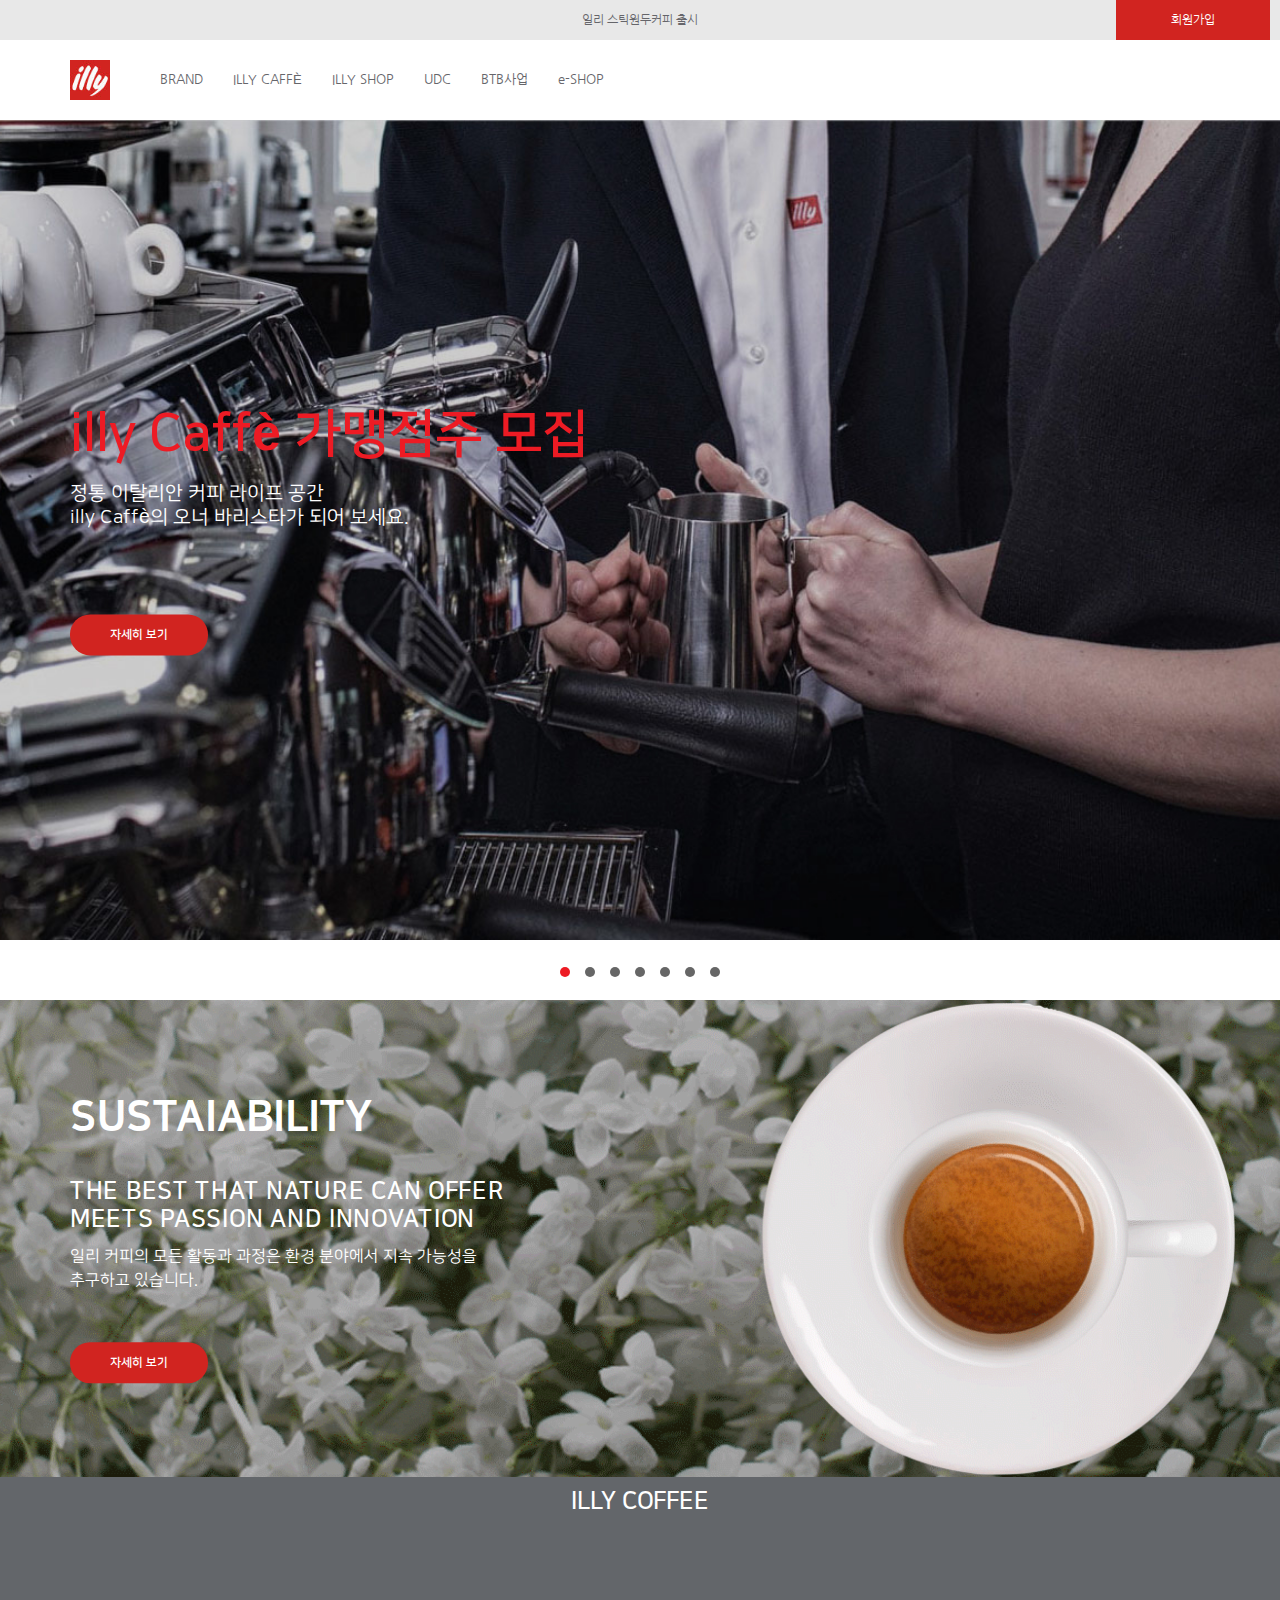
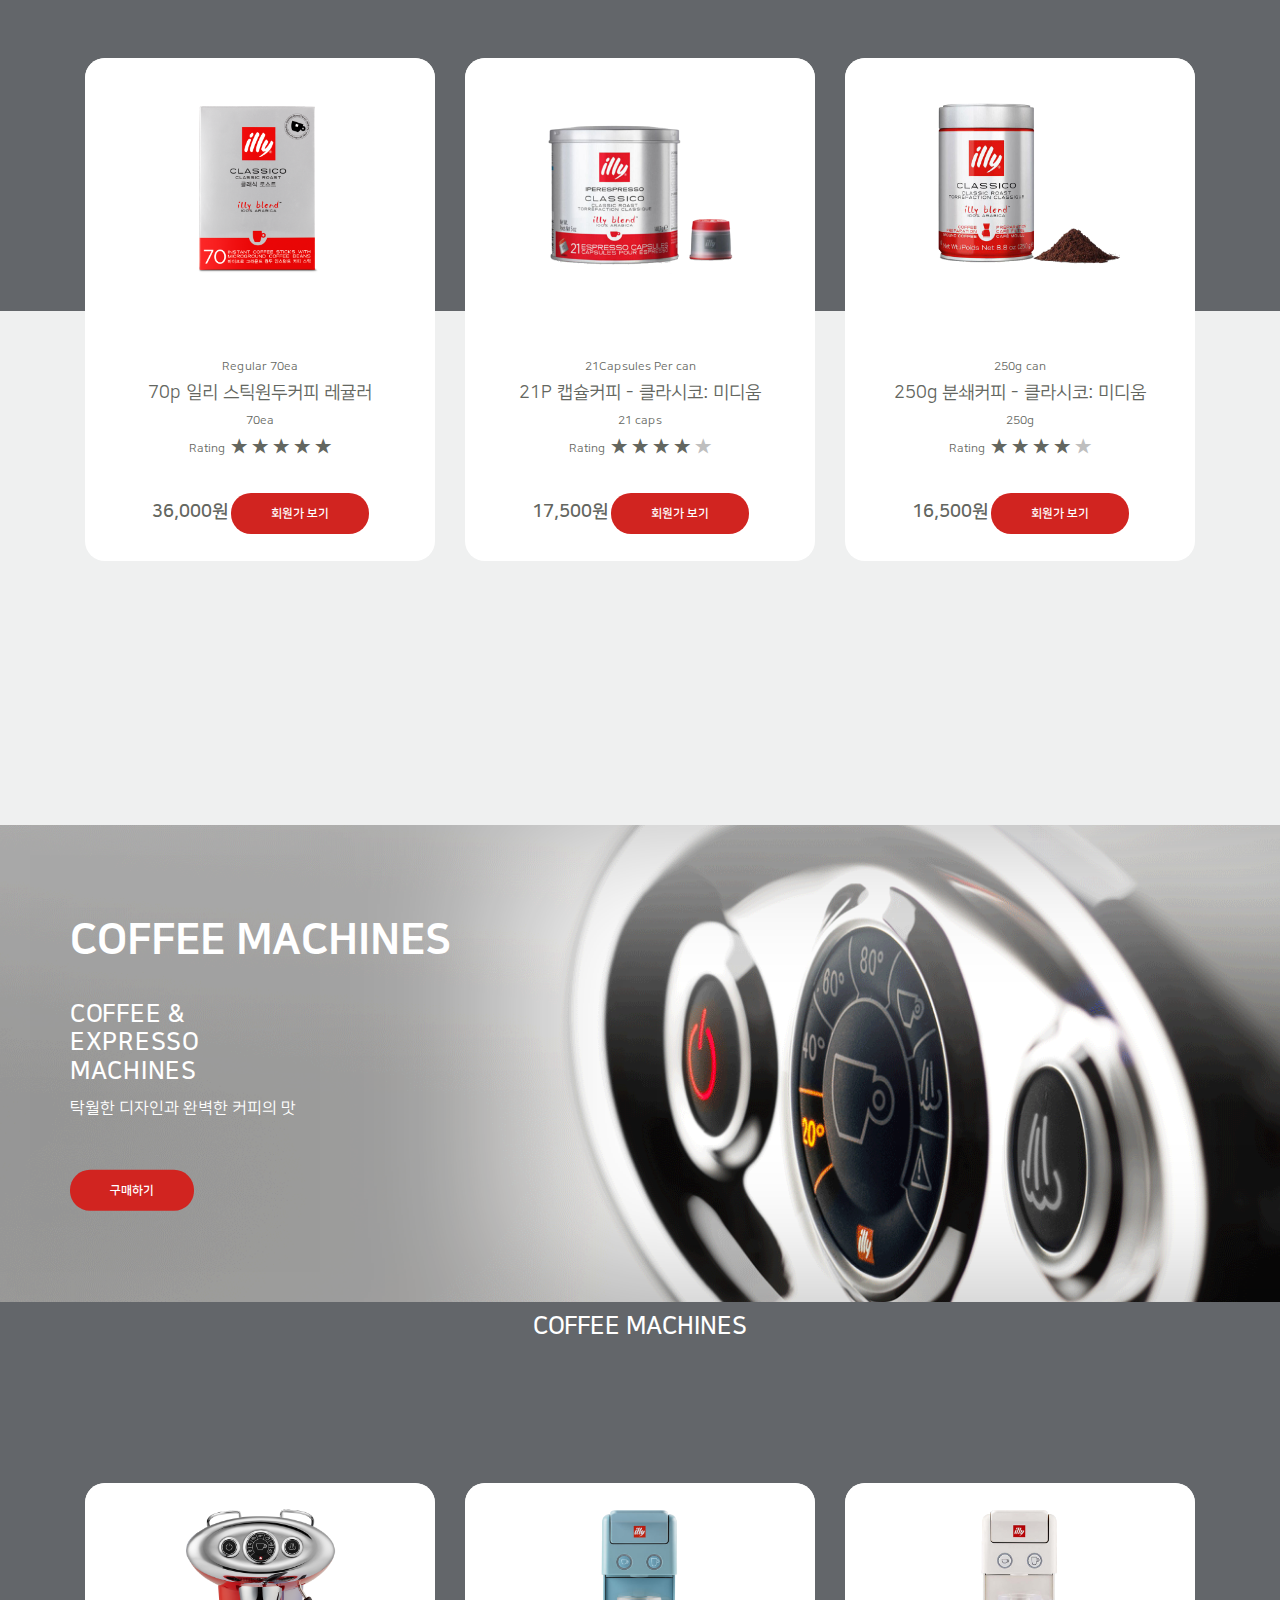
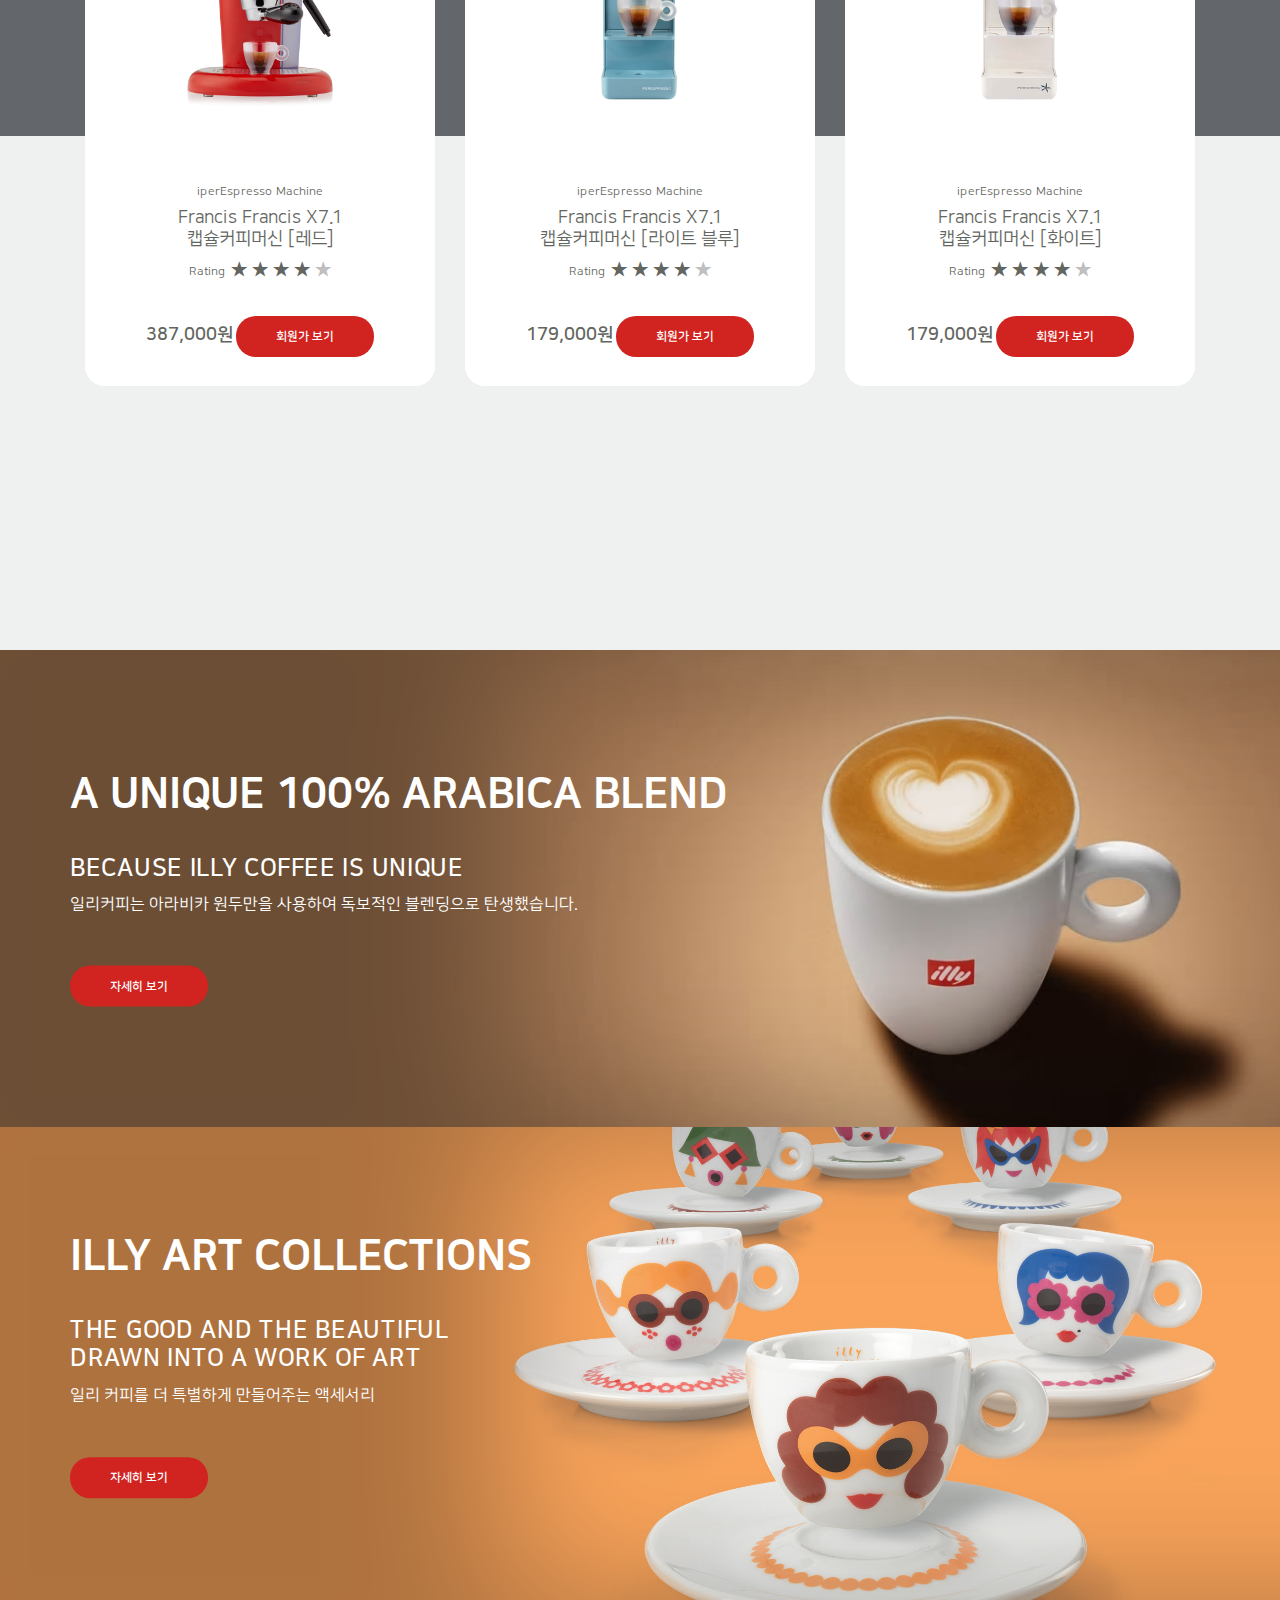
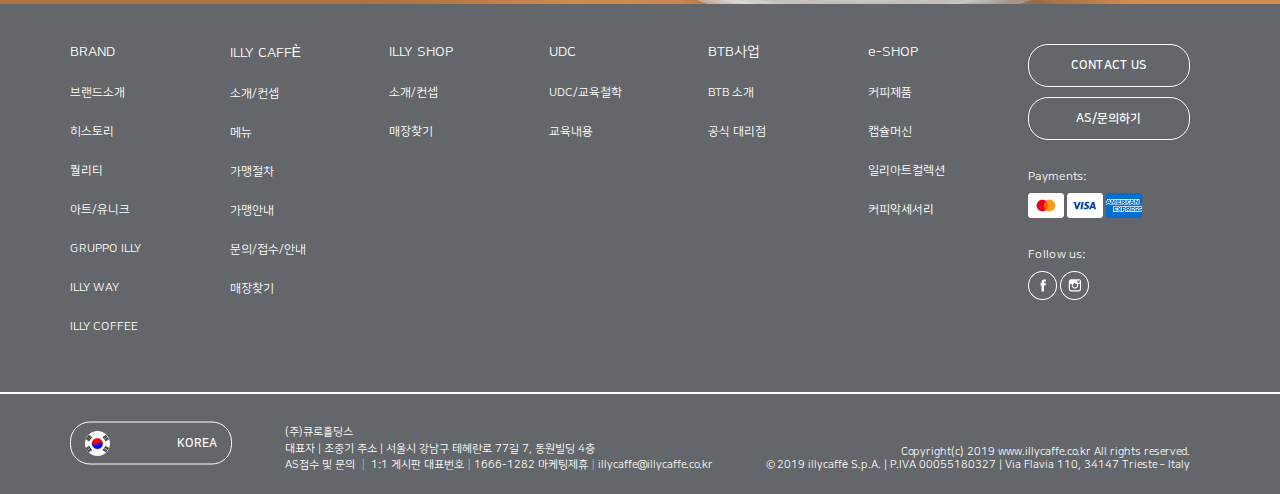
<file: page/illy/index.html>
<!DOCTYPE html>
<html lang="ko">
  <head>
    <meta charset="utf-8" />
    <meta http-equiv="X-UA-Compatible" content="IE=edge" />
    <meta name="viewport" content="width=device-width, initial-scale=1, viewport-fit=cover" />
    <meta name="apple-mobile-web-app-title" content="일리커피 - 일리카페 공식몰" />
    <title>일리커피 - 일리카페 공식몰</title>
    <meta name="description" content="한잔의 완벽한 에스프레소, 일리커피" />
    <link rel="shortcut icon" type="image/x-icon" href="img/logo_illy_main_menu.jpg" />
    <link rel="stylesheet" href="fa/css/all.min.css" />
    <link rel="stylesheet" href="css/web-font.css" />
    <link rel="stylesheet" href="css/style-pc.css" />
    <script src="js/jquery-3.5.1.min.js"></script>
    <script src="js/common.js"></script>
  </head>
  <body class="main">
    <div id="wrapper">
      <a href="#main" id="skip-nav">본문 바로가기</a>
      <header id="header">
        <span class="header-banner">일리 스틱원두커피 출시<a href="page/form.html">회원가입</a></span>
        <nav id="gnb">
          <h1><a href="../../index.html"><img alt="illy" src="img/logo_illy_main_menu.jpg"/></a></h1>
          <ul>
            <li id="brand"><a href="#">BRAND</a>
              <div class="brand">
                <dl>
                    <dt>BRAND</dt>
                    <dd><a href="#">브랜드소개</a></dd>
                    <dd><a href="#">히스토리 </a></dd>
                    <dd><a href="#">퀄리티</a></dd>
                    <dd><a href="#">아트/유니크</a></dd>
                    <dd><a href="#">GRUPPO ILLY</a></dd>
                </dl>
                <dl>
                  <dt>일리커피</dt>
                    <dd>
                      <ul>
                        <li><a href="#">ILLY WAY</a></li>
                        <li><a href="#">ILLY COFFEE</a></li>
                        <li><a href="#">제휴안내</a></li>
                      </ul>
                    </dd>
                </dl>
                <dl>
                  <dt>뉴스/공지</dt>
                  <dd><a href="#">보도자료</a> </dd>
                </dl>
                <ul>
                  <li><a href="#"><img alt="" src="img/brand01.jpg" /><span><em>Since 1933</em>3대가 지켜온 85년 전통</span></a></li>
                  <li><a href="#"><img alt="" src="img/brand02.jpg" /><span><em>illy Coffee</em>글로벌 프리미엄 커피 브랜드 일리</span></a></li>
                </ul>
              </div>
            </li>
            <li id="illyCaffe"><a href="#">ILLY CAFFÈ</a>
              <div class="illyCaffe">
                <dl>
                  <dt>ILLY CAFFÈ</dt>
                  <dd><a href="#">소개/컨셉</a></dd>
                  <dd><a href="#">메뉴</a></dd>
                </dl>
                <dl>
                  <dt>프랜차이즈</dt>
                  <dd><a href="#">가맹절차</a></dd>
                  <dd><a href="#">가맹안내</a></dd>
                  <dd><a href="#">문의/접수/안내</a></dd>
                </dl>  
                <dl>
                  <dt>매장찾기</dt>
                  <dd><a href="#">ILLY CAFFE</a></dd>
                </dl>  
                <ul>
                  <li><a href="#"><img alt="" src="img/caffe01.jpg" /><span><em>illy Caffè</em>아라비카 원두만을 사용한 프리미엄 커피</span></a></li>
                  <li><a href="#"><img alt="" src="img/caffe02.jpg" /><span><em>illy Caffè</em>매장찾기</span></a></li>
                </ul>
              </div>
            </li>
            <li id="illyShop"><a href="#">ILLY SHOP</a>
              <div class="illyShop">
                <dl>
                  <dt>ILLY SHOP</dt>
                  <dd><a href="#">소개/컨셉</a></dd>
                </dl>  
                <dl>
                  <dt>매장찾기</dt>
                  <dd><a href="#">ILLY SHOP</a></dd>
                </dl><ul>
                  <li><a href="#"><img alt="" src="img/shop01.jpg" /><span><em>illy Shop</em>질소 압축 포장방식을 사용한 분쇄 커피</span></a></li>
                  <li><a href="#"><img alt="" src="img/shop02.jpg" /><span><em>illy Shop</em>매장찾기</span></a></li>
                </ul>
              </div>
            </li>
            <li id="udc"><a href="#">UDC</a>
              <div class="udc">
                <dl>
                  <dt>UDC</dt>
                  <dd><a href="#">UDC/교육철학</a></dd>
                  <dd><a href="#">교육내용</a></dd>
                </dl>
                <ul>
                  <li><a href="#"><img alt="" src="img/udc01.jpg" /><span><em>Perfect Espresso</em>완벽한 한 잔의 에스프레소</span></a></li>
                  <li><a href="#"><img alt="" src="img/udc02.jpg" /><span><em>UDC</em>UNIVERSITA DEL CAFFE</span></a></li>
                </ul>
              </div>
            </li>
            <li id="btb"><a href="#">BTB사업</a>
              <div class="btb"> 
                <dl>
                  <dt>BTB 사업</dt>
                  <dd><a href="#">BTB 소개</a></dd>
                  <dd><a href="#">공식 대리점</a></dd>
                </dl>
                <ul>
                  <li><a href="#"><img alt="" src="img/btb01.jpg" /><span><em>HO.RE.CA</em>유명 5성급 대형 호텔부터 커피전문점까지</span></a></li>
                  <li><a href="#"><img alt="" src="img/btb02.jpg" /><span><em>Office Coffee System</em>비즈니스 현장에서도 일리커피</span></a></li>
                  <li><a href="#"><img alt="" src="img/btb03.jpg" /><span><em>공식대리점</em>전국 각지 대리점 운영</span></a></li>
                </ul>
              </div> 
            </li>
            <li id="eShop"><a href="#">e-SHOP</a>
              <div class="eShop">
                <dl>
                  <dt>e-SHOP</dt>
                  <dd><a href="#">커피제품</a></dd>
                  <dd><a href="#">캡슐머신</a></dd>
                  <dd><a href="#">일리아트컬렉션</a></dd>
                  <dd><a href="#">커피악세서리</a></dd>
                </dl>
                <ul>
                  <li><a href="#"><img alt="" src="img/e-shop01.jpg" /><span><em>illy Coffee</em>탁월한 디자인과 완벽한 커피의 맛</span></a></li>
                  <li><a href="#"><img alt="" src="img/e-shop02.jpg" /><span><em>New Y3.2 Machine</em>버튼 터치 한 번으로 에스프레소와 커피를 만나다</span></a></li>
                  <li><a href="#"><img alt="" src="img/e-shop03.jpg" /><span><em>X7.1 Machine</em>건축가 LUCA TRAZZI에 의해 탄생한 X7.1</span></a></li>
                </ul>
              </div>
            </li>
          </ul>
        </nav>
      </header>
      <main id="main">
        <section class="main-banner">
          <div class="box">
            <ul class="slide">
              <li>
                <div>
                  <em>illy Caffè 가맹점주 모집</em>
                  <p>정통 이탈리안 커피 라이프 공간<br />illy Caffè의 오너 바리스타가 되어 보세요.</p>
                  <a href="#" class="btn">자세히 보기</a>
                </div>
              </li>
              <li>
                <div>
                  <em>Be with you in spirit</em>
                  <p>LOVE illy</p>
                  <em>마음을 담은 소중한 선물세트!</em>
                  <a href="#" class="btn">자세히 보기</a>
                </div>
              </li>
              <li>
                <div>
                  <em>ILLY, THE COFFEE</em>
                  <em>Premium@Everywhere</em>
                  <p>일리 스틱원두커피로 언제 어디서나 쉽고 빠르게<br />이탈리아 프리미엄 커피를 즐겨보세요</p>
                  <a href="#" class="btn">자세히 보기</a>
                </div>
              </li>
              <li>
                <div>
                  <em>ONLY ILLY CLUB<br />가입만하면</em>
                  <em>할인에 또 할인 !!</em>
                  <p>끝없는 누적할인 ! 쿠폰자판기</p>
                  <a href="#" class="btn">자세히 보기</a>
                </div>
              </li>
              <li >
                <div>
                  <em>공식 인증 마크를 확인하세요!</em>
                  <em>CERTIFIED PRODUCT BY ILLY CAFFE S.P.A</em>
                  <p>본 마크는 illycaffe S.p.A에서 한국 독점 파트너사인<br />일리코리아 (주)큐로홀딩스에게만 제공한 인증 마크입니다.</p>
                  <a href="#" class="btn">자세히 보기</a>
                </div>
              </li>
              <li>
                <div>
                  <em>THE PERFECT COFFEE</em>
                  <p>완벽한 한 잔의 커피<br />이탈리아 프리미엄 커피 브랜드 일리</p>
                  <a href="#" class="btn">자세히 보기</a>
                </div>
              </li>
              <li>
                <div>
                  <em>NEW Y3.2<br />FITS WELL WITH ALL<br />YOUR PASSIONS</em>
                  <p>버튼 터치 한 번으로 완벽한 에스프레소와 커피를 만나다</p>
                  <a href="#" class="btn">구매하기</a>
                </div>
              </li>
            </ul>
            <ul class="indicator">
              <li><a href="#">1번 슬라이드 보기</a></li>
              <li><a href="#">2번 슬라이드 보기</a></li>
              <li><a href="#">3번 슬라이드 보기</a></li>
              <li><a href="#">4번 슬라이드 보기</a></li>
              <li><a href="#">5번 슬라이드 보기</a></li>
              <li><a href="#">6번 슬라이드 보기</a></li>
              <li><a href="#">7번 슬라이드 보기</a></li>
            </ul>
          </div>
        </section>
        <section class="main-product">
          <div class="main-banner small">
            <span>
              <h2>SUSTAIABILITY</h2>
              <em>THE BEST THAT NATURE CAN OFFER<br />MEETS PASSION AND INNOVATION</em>
              <p>일리 커피의 모든 활동과 과정은 환경 분야에서 지속 가능성을<br />추구하고 있습니다.</p>
              <a href="#" class="btn">자세히 보기</a>
            </span>
          </div>
          <div class="main-banner product">
            <h3>ILLY COFFEE</h3>
            <ul>
              <li>
                <div class="img">
                  <img alt="" src="img/instant-coffee-sticks.png" />
                </div>
                <div class="text">
                  <em>Regular 70ea</em>
                  <p>70p 일리 스틱원두커피 레귤러</p>
                  <em>70ea</em>
                  <p><em>Rating</em> ★ ★ ★ ★ ★</p>
                  <span>36,000원</span>
                  <a href="#" class="btn">회원가 보기</a>
                </div>
              </li>
              <li>
                <div class="img">
                  <img alt="" src="img/iperespresso-capsules-classico-medium-roast-coffee.png" />
                </div>
                <div class="text">
                  <em>21Capsules Per can</em>
                  <p>21P 캡슐커피 - 클라시코: 미디움</p>
                  <em>21 caps</em>
                  <p><em>Rating</em> ★ ★ ★ ★ <span>★</span></p>
                  <span>17,500원</span>
                  <a href="#" class="btn">회원가 보기</a>
                </div>
              </li>
              <li>
                <div class="img">
                  <img alt="" src="img/ground-drip-classico-medium-roast-coffee.png" />
                </div>
                <div class="text">
                  <em>250g can</em>
                  <p>250g 분쇄커피 - 클라시코: 미디움</p>
                  <em>250g</em>
                  <p><em>Rating</em> ★ ★ ★ ★ <span>★</span></p>
                  <span>16,500원</span>
                  <a href="#" class="btn">회원가 보기</a>
                </div>
              </li>
            </ul>
          </div>
        </section>
         <section class="main-product second">
          <div class="main-banner small">
            <span>
              <h2>COFFEE MACHINES</h2>
              <em>COFFEE &<br />EXPRESSO<br />MACHINES</em>
              <p>탁월한 디자인과 완벽한 커피의 맛</p>
              <a href="#" class="btn">구매하기</a>
            </span>
          </div>
          <div class="main-banner product">
            <h3>COFFEE MACHINES</h3>
            <ul>
              <li>
                <div class="img">
                  <img alt="" src="img/800x800-Product-Card-X71-Red.png" />
                </div>
                <div class="text">
                  <em>iperEspresso Machine</em>
                  <p>Francis Francis X7.1<br />캡슐커피머신 [레드]</p>
                  <p><em>Rating</em> ★ ★ ★ ★ <span>★</span></p>
                  <span>387,000원</span>
                  <a href="#" class="btn">회원가 보기</a>
                </div>
              </li>
              <li>
                <div class="img">
                  <img alt="" src="img/800x800-Product-Card-Y32-Amalfi.png" />
                </div>
                <div class="text">
                  <em>iperEspresso Machine</em>
                  <p>Francis Francis X7.1<br />캡슐커피머신 [라이트 블루]</p>
                  <p><em>Rating</em> ★ ★ ★ ★ <span>★</span></p>
                  <span>179,000원</span>
                  <a href="#" class="btn">회원가 보기</a>
                </div>
              </li>
              <li>
                <div class="img">
                  <img alt="" src="img/800x800-Product-Card-Y32-White.png" />
                </div>
                <div class="text">
                  <em>iperEspresso Machine</em>
                  <p>Francis Francis X7.1<br />캡슐커피머신 [화이트]</p>
                  <p><em>Rating</em> ★ ★ ★ ★ <span>★</span></p>
                  <span>179,000원</span>
                  <a href="#" class="btn">회원가 보기</a>
                </div>
              </li>
            </ul>
          </div>
        </section>
        <section class="two-banner">
          <div class="main-banner small">
            <span>
              <h2>A UNIQUE 100% ARABICA BLEND</h2>
              <em>BECAUSE ILLY COFFEE IS UNIQUE</em>
              <p>일리커피는 아라비카 원두만을 사용하여 독보적인 블렌딩으로 탄생했습니다.</p>
              <a href="#" class="btn">자세히 보기</a>
            </span>
          </div>
          <div class="main-banner small">
            <span>
              <h2>ILLY ART COLLECTIONS</h2>
              <em>THE GOOD AND THE BEAUTIFUL<br />DRAWN INTO A WORK OF ART</em>
              <p>일리 커피를 더 특별하게 만들어주는 액세서리</p>
              <a href="#" class="btn">자세히 보기</a>
            </span>
          </div>
        </section>
      </main>
      <footer id="footer">
        <ul class="site-map">
          <li>BRAND
            <ul>
              <li><a href="#">브랜드소개</a></li>
              <li><a href="#">히스토리</a></li>
              <li><a href="#">퀄리티</a></li>
              <li><a href="#">아트/유니크</a></li>
              <li><a href="#">GRUPPO ILLY</a></li>
              <li><a href="#">ILLY WAY</a></li>
              <li><a href="#">ILLY COFFEE</a></li>
            </ul>
          </li>
          <li>ILLY CAFFÈ
            <ul>
              <li><a href="#">소개/컨셉</a></li>
              <li><a href="#">메뉴</a></li>
              <li><a href="#">가맹절차</a></li>
              <li><a href="#">가맹안내</a></li>
              <li><a href="#">문의/접수/안내</a></li>
              <li><a href="#">매장찾기</a></li>
            </ul>
          </li>
          <li>ILLY SHOP
            <ul>
              <li><a href="#">소개/컨셉</a></li>
              <li><a href="#">매장찾기</a></li>
            </ul>
          </li>
          <li>UDC
            <ul>
              <li><a href="#">UDC/교육철학</a></li>
              <li><a href="#">교육내용</a></li>
            </ul>
          </li>
          <li>BTB사업
            <ul>
              <li><a href="#">BTB 소개</a></li>
              <li><a href="#">공식 대리점</a></li>
            </ul>
          </li>
          <li>e-SHOP
            <ul>
              <li><a href="#">커피제품</a></li>
              <li><a href="#">캡슐머신</a></li>
              <li><a href="#">일리아트컬렉션</a></li>
              <li><a href="#">커피악세서리</a></li>
            </ul>
          </li>
          <li>
            <a href="#" class="btn">CONTACT US</a>
            <a href="#" class="btn">AS/문의하기</a>
            <div>
              <em>Payments:</em>
              <img alt="" src="img/payments-master.png">
              <img alt="" src="img/payments-visa.png">
              <img alt="" src="img/payments-americanexpress.png">
            </div>
            <div>
              <em>Follow us:</em>
              <a href="#"><img alt="" src="img/follow-facebook.png"></a>
              <a href="#"><img alt="" src="img/follow-insta.png"></a>
            </div>
          </li>
        </ul>
        <div class="footer-banner">
          <a href="#" class="btn"><img alt="" src="img/ico_ko.png">KOREA</a>
          <address>
            (주)큐로홀딩스<br />대표자 | 조중기    주소 | 서울시 강남구 테헤란로 77길 7, 동원빌딩 4층<br />AS접수 및 문의 │ 1:1 게시판   대표번호│1666-1282 마케팅제휴│illycaffe@illycaffe.co.kr
          </address>
          <p>Copyright(c) 2019 www.illycaffe.co.kr All rights reserved.<br />© 2019 illycaffè S.p.A. | P.IVA 00055180327 | Via Flavia 110, 34147 Trieste – Italy
          </p>
        </div>
      </footer>
    </div>
  </body>
<script>

'use strict';

$(document).on('click', 'a[href="#"]', function (e) {
  e.preventDefault();
});

$('#gnb > ul > li > a').on('mouseenter click', function() {
  $(this).parent().addClass('on').focusin();
});
$('#gnb > ul > li > a').on('mouseleave', function() {
  $(this).parent().removeClass('on');
});

setBannerSlide('section.main-banner', true, 3000);

</script>
</html>
</file>
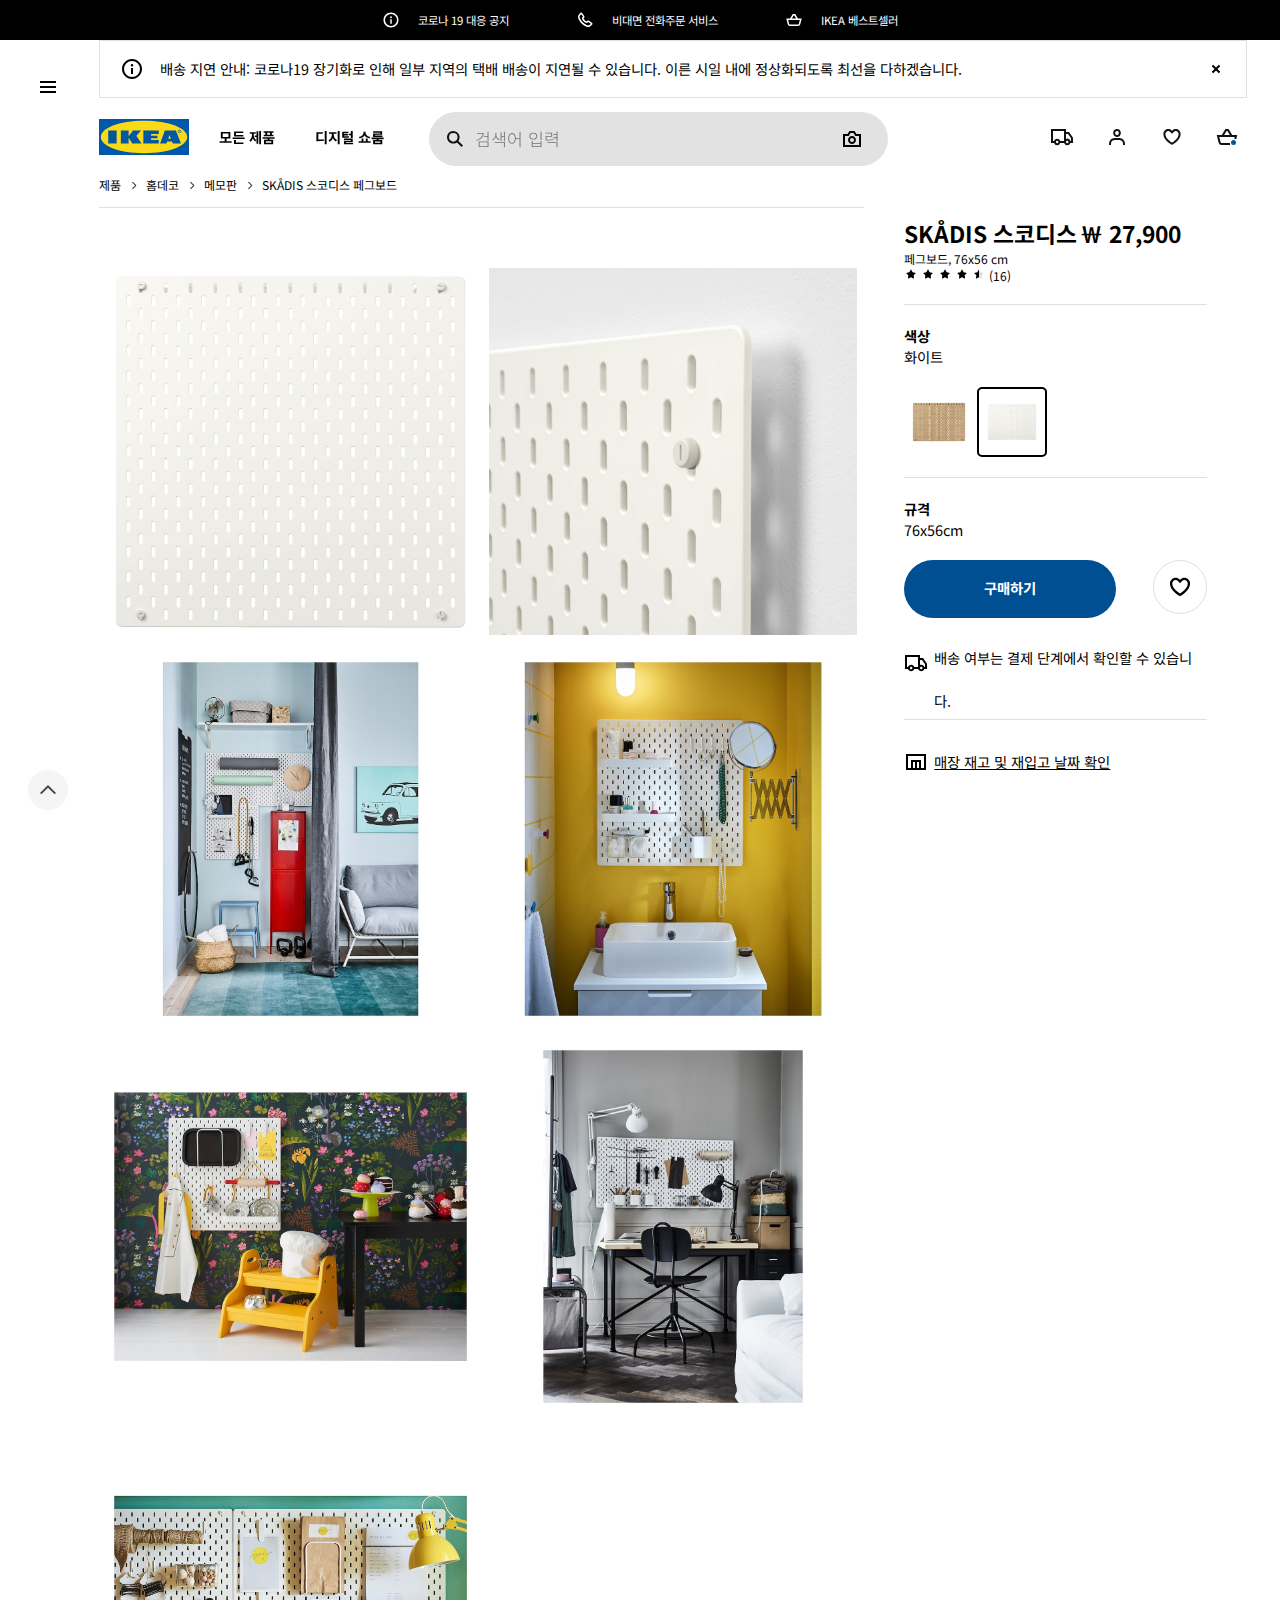
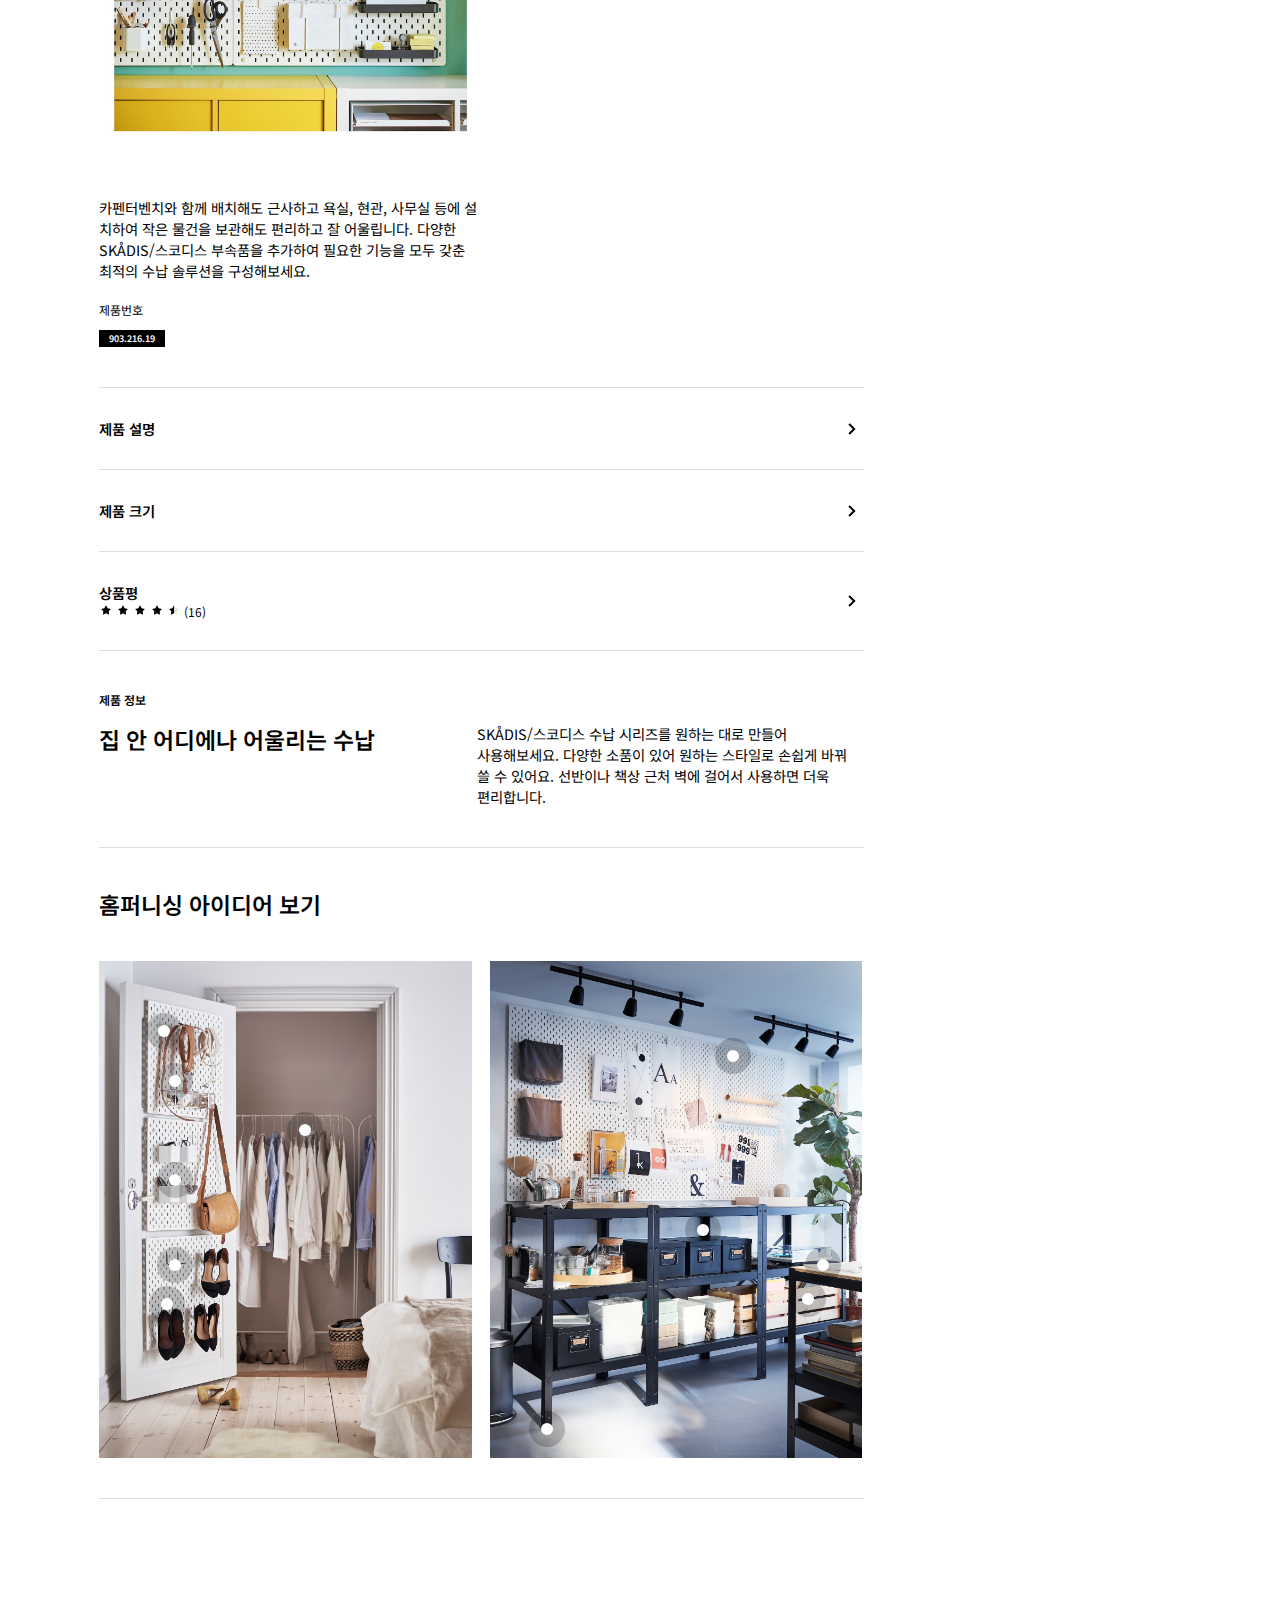
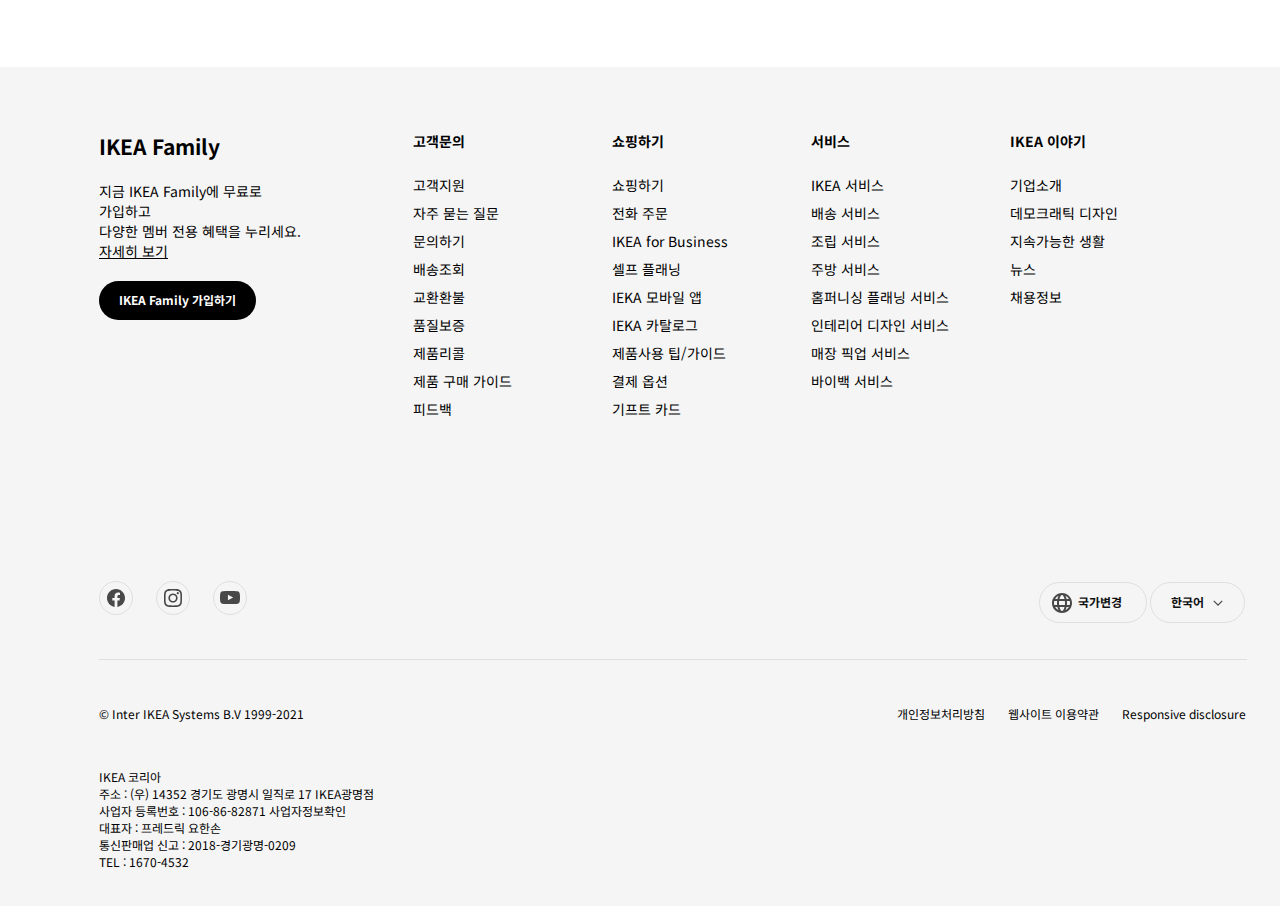
<file: page/ikea/page/skadis-pegboard-white.html>
<!DOCTYPE html>
<html lang="ko">
  <head>
    <meta charset="utf-8" />
    <meta http-equiv="X-UA-Compatible" content="IE=edge" />
    <meta name="viewport" content="width=device-width, initial-scale=1, viewport-fit=cover">
    <meta name="apple-mobile-web-app-title" content="IKEA KOREA" /> 
    <title>SKÅDIS 스코디스 페그보드, 화이트, 76x56 cm - IKEA</title>
    <meta name="description" content="SKÅDIS 스코디스 페그보드, 화이트, 76x56 cm 카펜터벤치와 함께 배치해도 근사하고 욕실, 현관, 사무실 등에 설치하여 작은 물건을 보관해도 편리하고 잘 어울립니다. 다양한 SKÅDIS/스코디스 부속품을 추가하여 필요한 기능을 모두 갖춘 최적의 수납 솔루션을 구성해보세요. 책상에 칸막이로 사용하거나 독립형 ALGOT/알고트 수납콤비네이션 가운데에 설치하면, 페그보드의 양면을 모두 활용할 수 있습니다. SKÅDIS/스코디스 시리즈의 정리용품으로 나만의 수납 솔루션을 만들어보세요." />
    <meta property="og:title" content="SKÅDIS 스코디스 페그보드, 화이트, 76x56 cm - IKEA" />
    <meta property="og:description" content="SKÅDIS 스코디스 페그보드, 화이트, 76x56 cm 카펜터벤치와 함께 배치해도 근사하고 욕실, 현관, 사무실 등에 설치하여 작은 물건을 보관해도 편리하고 잘 어울립니다. 다양한 SKÅDIS/스코디스 부속품을 추가하여 필요한 기능을 모두 갖춘 최적의 수납 솔루션을 구성해보세요. 책상에 칸막이로 사용하거나 독립형 ALGOT/알고트 수납콤비네이션 가운데에 설치하면, 페그보드의 양면을 모두 활용할 수 있습니다. SKÅDIS/스코디스 시리즈의 정리용품으로 나만의 수납 솔루션을 만들어보세요." />
    <meta property="og:type" content="product" />
    <meta property="og:url" content="https://www.ikea.com/kr/ko/p/skadis-pegboard-white-90321619/" />
    <meta property="og:image" content="https://www.ikea.com/kr/ko/images/products/skadis-pegboard-white__0710683_pe727709_s5.jpg" />
    <meta property="og:image:width" content="1749" />
    <meta property="og:image:height" content="886" />
    <link rel="shortcut icon" type="image/x-icon" href="../img/favicon.svg">
    <link rel="stylesheet" href="../fa/css/all.min.css" />
    <link rel="stylesheet" href="../css/style-pc.css" media="screen and (min-width: 1024px)" />
    <link rel="stylesheet" href="../css/style-m.css" media="screen and (max-width: 1023px)" />
    <script src="../js/jquery-3.5.1.min.js" type="text/javascript" charset="utf-8"></script>
    <script src="../js/common.js"></script>
  </head>
  <body class="sub product home memo skadis-pegboard-white">
    <div id="wrapper" >
      <a href="#main" id="skip-nav">본문 바로가기</a>
      <div class="notice-banner" id="notice-banner">
        <a href="#" class="pc">
          <svg focusable="false" class="svg-icon  hnf-svg-icon" width="24" height="24" viewBox="0 0 24 24" fill="none" xmlns="http://www.w3.org/2000/svg">
          <path d="M12 9.5A1.25 1.25 0 1012 7a1.25 1.25 0 000 2.5zM11 11v6h2v-6h-2z"></path>
          <path fill-rule="evenodd" clip-rule="evenodd" d="M12 2C6.477 2 2 6.477 2 12s4.477 10 10 10 10-4.477 10-10S17.523 2 12 2zM4 12a8 8 0 1116 0 8 8 0 01-16 0z"></path>
          </svg>코로나 19 대응 공지
        </a>
        <a href="#" class="pc">
          <svg focusable="false" class="svg-icon  hnf-svg-icon" width="24" height="24" viewBox="0 0 24 24" fill="none" xmlns="http://www.w3.org/2000/svg">
          <path fill-rule="evenodd" clip-rule="evenodd" d="M8.853 15.146c1.788 1.787 4.152 3.064 5.985 3.866 1.227.537 2.68.196 3.72-.843l1.108-1.108-3.367-2.29-.68.68c-.434.435-1.11.697-1.816.494-.785-.225-2.217-.794-3.586-2.163-1.369-1.37-1.938-2.801-2.163-3.586-.203-.705.06-1.381.493-1.815l.68-.681-2.289-3.367L5.83 5.44c-1.039 1.04-1.38 2.493-.843 3.72.802 1.833 2.079 4.197 3.866 5.985zm5.184 5.699C12.105 20 9.482 18.602 7.439 16.56 5.397 14.517 4 11.894 3.154 9.962c-.916-2.097-.265-4.408 1.261-5.935L6.38 2.064l1.534.145 3.434 5.05-.12 1.27-1.22 1.22c.181.58.62 1.614 1.624 2.619 1.005 1.004 2.039 1.443 2.62 1.624l1.219-1.22 1.27-.12 5.05 3.434.145 1.534-1.963 1.964c-1.527 1.526-3.838 2.177-5.935 1.26z"></path>
          </svg>비대면 전화주문 서비스
        </a>
        <a href="#">
          <svg focusable="false" class="svg-icon  hnf-svg-icon" width="24" height="24" viewBox="0 0 24 24" fill="none" xmlns="http://www.w3.org/2000/svg">
          <path fill-rule="evenodd" clip-rule="evenodd" d="M11 4h-.563l-.292.48-3.357 5.517H1.72l.31 1.243 1.621 6.485a3 3 0 002.91 2.272H17.44a3 3 0 002.91-2.272l1.621-6.485.31-1.243h-5.069L13.854 4.48 13.562 4H11zm3.87 5.997L12.438 6h-.876L9.129 9.997h5.741zM5.591 17.24l-1.31-5.243h15.438l-1.31 5.243a1 1 0 01-.97.757H6.562a1 1 0 01-.97-.757z"></path>
          </svg>
          IKEA 베스트셀러
        </a>
      </div>
      <header id="header"> 
        <div id="top-menu" class="pc">
          <a href="#" class="open"><span>OPEN/CLOSE QUICK LINK</span></a>
          <div class="pop-up">
            <a href="#" class="toggle"><span>CLOSE QUICK LINK</span></a> 
            <h1><a href="../../index.html"><img alt="IKEA" src="../img/favicon.svg"/></a></h1>
            <span>모든 제품</span>
            <span>디지털 쇼룸</span>
            <ul class="bold">
              <li><a href="#">할인 중</a></li>
              <li><a href="#">신제품</a></li>
              <li><a href="#">아이디어</a></li>
              <li><a href="#">새로운 소식</a></li>
              <li><a href="#">IKEA Live</a></li>
            </ul>
            <ul class="thin">
              <li><a href="#">매장안내</a></li>
              <li><a href="#">IKEA Family</a></li>
              <li><a href="#">고객지원</a></li>
              <li><a href="#">배송조회</a></li>
              <li><a href="#">내 프로필</a></li>
            </ul>
            <ul class="change">
              <li>
                <a href="#" class="btn gray">
                  <svg focusable="false" class="svg-icon  hnf-svg-icon hnf-btn-change-country__globe" width="24" height="24" viewBox="0 0 24 24" fill="none" xmlns="http://www.w3.org/2000/svg">
                  <path fill-rule="evenodd" clip-rule="evenodd" d="M13.747 18.177C12.948 19.774 12.215 20 12 20c-.215 0-.948-.226-1.747-1.823A10.786 10.786 0 019.47 16h5.06a10.83 10.83 0 01-.783 2.177zM14.889 14H9.11A17.735 17.735 0 019 12c0-.695.04-1.364.111-2h5.777a18.04 18.04 0 01.001 4zm1.695 2c-.266 1.217-.65 2.307-1.121 3.214A8.035 8.035 0 0018.93 16h-2.346zm3.164-2H16.9a19.826 19.826 0 000-4h2.848A8 8 0 0120 12a8 8 0 01-.252 2zm-.818-6a8.035 8.035 0 00-3.467-3.214c.472.907.855 1.997 1.121 3.214h2.346zm-4.4 0a10.79 10.79 0 00-.783-2.177C12.948 4.226 12.215 4 12 4c-.215 0-.948.226-1.747 1.823A10.787 10.787 0 009.47 8h5.06zM7.416 8c.266-1.217.65-2.307 1.121-3.214A8.035 8.035 0 005.07 8h2.346zm-3.164 2A8.015 8.015 0 004 12c0 .69.088 1.36.252 2H7.1a19.829 19.829 0 010-4H4.252zm3.164 6H5.07a8.035 8.035 0 003.467 3.214c-.472-.907-.855-1.997-1.121-3.214zM22 12c0-5.523-4.477-10-10-10S2 6.477 2 12s4.477 10 10 10 10-4.477 10-10z"></path>
                  </svg>
                  국가변경
                </a>
              </li>
              <li>
                <a href="#" class="btn gray">
                  한국어
                  <svg focusable="false" class="svg-icon  hnf-svg-icon hnf-svg-icon--100 hnf-quantity-dropdown__chevron" width="24" height="24" viewBox="0 0 24 24" fill="none" xmlns="http://www.w3.org/2000/svg">
                  <path fill-rule="evenodd" clip-rule="evenodd" d="M12 17.06l-8-8 1.413-1.415L12 14.232l6.587-6.586L20 9.061l-8.001 8z"></path></svg>
                </a>
            </li>
          </ul>
          </div>
        </div>
        <div class="inner">
          <nav id="gnb">
            <h1><a href="../../index.html"><img alt="IKEA" src="../img/favicon.svg"/></a></h1>
            <ul class="nav pc">
              <li><a href="#">모든 제품</a></li>
              <li><a href="#">디지털 쇼룸</a></li>
            </ul>  
            <div class="search pc">
              <div class="wrapper">
                <span>
                  <svg xmlns="http://www.w3.org/2000/svg" width="24" height="24" fill="#484848"><path fill-rule="evenodd" clip-rule="evenodd" d="M13.98 15.395a6.294 6.294 0 111.414-1.414l4.602 4.601-1.414 1.414-4.602-4.601zm.607-5.101a4.294 4.294 0 11-8.587 0 4.294 4.294 0 018.587 0z" fill="#111"/></svg>
                  <a href="#" class="toggle"><span>CLOSE QUICK LINK</span></a> 
                </span>
                <label><input type="text" name="" id="search" class="" placeholder="검색어 입력" autocomplete="off"/></label>
                <span>
                  <a href="#">
                    <svg width="24" height="24" viewBox="0 0 24 24" fill="none" class="photo"><path fill-rule="evenodd" clip-rule="evenodd" d="M16.002 13C16.002 15.2091 14.2111 17 12.002 17C9.79281 17 8.00195 15.2091 8.00195 13C8.00195 10.7909 9.79281 9 12.002 9C14.2111 9 16.002 10.7909 16.002 13ZM14.002 13C14.002 14.1046 13.1065 15 12.002 15C10.8974 15 10.002 14.1046 10.002 13C10.002 11.8954 10.8974 11 12.002 11C13.1065 11 14.002 11.8954 14.002 13Z" fill="currentColor"></path><path fill-rule="evenodd" clip-rule="evenodd" d="M9.44289 4L7.58575 7H3V20H21L21 7H16.4141L14.557 4H9.44289ZM10.557 6H13.4429L15.3 9H19L19 18H5V9H8.69986L10.557 6Z" fill="currentColor"></path></svg>
                  </a>
                </span>
              </div>
              <div class="pop-up small">
                <span>내 검색 기록<a href="#">삭제</a></span>
                <ul>
                  <li>
                    <a href="#">
                      <span>
                        <svg xmlns="http://www.w3.org/2000/svg" width="24" height="24" fill="#484848"><path fill-rule="evenodd" clip-rule="evenodd" d="M13.98 15.395a6.294 6.294 0 111.414-1.414l4.602 4.601-1.414 1.414-4.602-4.601zm.607-5.101a4.294 4.294 0 11-8.587 0 4.294 4.294 0 018.587 0z" fill="#111"/></svg>
                      </span>
                      책상
                    </a>
                  </li>
                  <li>
                    <a href="#">
                    <span>
                        <svg xmlns="http://www.w3.org/2000/svg" width="24" height="24" fill="#484848"><path fill-rule="evenodd" clip-rule="evenodd" d="M13.98 15.395a6.294 6.294 0 111.414-1.414l4.602 4.601-1.414 1.414-4.602-4.601zm.607-5.101a4.294 4.294 0 11-8.587 0 4.294 4.294 0 018.587 0z" fill="#111"/></svg>
                      </span>
                    의자
                    </a>
                  </li>
                  <li>
                    <a href="#">
                    <span>
                        <svg xmlns="http://www.w3.org/2000/svg" width="24" height="24" fill="#484848"><path fill-rule="evenodd" clip-rule="evenodd" d="M13.98 15.395a6.294 6.294 0 111.414-1.414l4.602 4.601-1.414 1.414-4.602-4.601zm.607-5.101a4.294 4.294 0 11-8.587 0 4.294 4.294 0 018.587 0z" fill="#111"/></svg>
                      </span>
                      선반
                    </a>
                  </li>
                  <li>
                    <a href="#">
                    <span>
                        <svg xmlns="http://www.w3.org/2000/svg" width="24" height="24" fill="#484848"><path fill-rule="evenodd" clip-rule="evenodd" d="M13.98 15.395a6.294 6.294 0 111.414-1.414l4.602 4.601-1.414 1.414-4.602-4.601zm.607-5.101a4.294 4.294 0 11-8.587 0 4.294 4.294 0 018.587 0z" fill="#111"/></svg>
                      </span>
                      수납장
                    </a>
                  </li>
                  <li>
                    <a href="#">
                      <span>
                        <svg xmlns="http://www.w3.org/2000/svg" width="24" height="24" fill="#484848"><path stroke="currentColor" fill="#fff" stroke-width="2" d="M4 4h6v6H4zM14 4h6v6h-6zM4 14h6v6H4zM14 14h6v6h-6z"/></svg>
                      </span>
                      모든소파
                    </a>
                  </li>
                  <li>
                    <a href="#">
                      <span>
                        <svg xmlns="http://www.w3.org/2000/svg" width="24" height="24" fill="#484848"><path stroke="currentColor" fill="#fff" stroke-width="2" d="M4 4h6v6H4zM14 4h6v6h-6zM4 14h6v6H4zM14 14h6v6h-6z"/></svg>
                      </span>
                      서랍장
                    </a>
                  </li>
                  <li>
                    <a href="#">
                      <span>
                        <svg xmlns="http://www.w3.org/2000/svg" width="24" height="24" fill="#484848"><path stroke="currentColor" fill="#fff" stroke-width="2" d="M4 4h6v6H4zM14 4h6v6h-6zM4 14h6v6H4zM14 14h6v6h-6z"/></svg>
                      </span>
                      선반유닛
                    </a>
                  </li>
                  <li>
                    <a href="#">
                      <span>
                        <svg xmlns="http://www.w3.org/2000/svg" width="24" height="24" fill="#484848"><path stroke="currentColor" fill="#fff" stroke-width="2" d="M4 4h6v6H4zM14 4h6v6h-6zM4 14h6v6H4zM14 14h6v6h-6z"/></svg>
                      </span>
                      스프링매트리스
                    </a>
                  </li>
                </ul>
              </div>
            </div>     
            <ul class="icon">
              <li class="pc">
                <a href="#">
                  <svg focusable="false" class="svg-icon  hnf-svg-icon hnf-btn__icon" width="24" height="24" viewBox="0 0 24 24" fill="none" xmlns="http://www.w3.org/2000/svg">
                  <path fill-rule="evenodd" clip-rule="evenodd" d="M1 4h15v3h3.025l3.979 5.685V18h-2.657a3.252 3.252 0 01-6.186 0h-3.905a3.251 3.251 0 01-6.186 0H1V4zm3.07 12a3.251 3.251 0 016.186 0H14V6H3v10h1.07zM16 14a3.252 3.252 0 014.347 2h.657v-2.685L17.984 9H16v5zm-8.837 1.75a1.25 1.25 0 100 2.5 1.25 1.25 0 000-2.5zm10.09 0a1.25 1.25 0 100 2.5 1.25 1.25 0 000-2.5z"></path>
                  </svg>
                </a>
              </li>
              <li>
                <a href="#">
                  <svg focusable="false" class="svg-icon  hnf-svg-icon hnf-btn__icon" width="24" height="24" viewBox="0 0 24 24" fill="none" xmlns="http://www.w3.org/2000/svg">
                  <path fill-rule="evenodd" clip-rule="evenodd" d="M10.672 6.468c.274-.281.68-.47 1.35-.47.397 0 .705.083.953.222.24.134.438.33.593.619l.003.006c.14.254.237.618.237 1.14 0 .786-.204 1.245-.48 1.528l-.004.005c-.276.288-.68.476-1.334.476-.386 0-.696-.082-.956-.224a1.49 1.49 0 01-.589-.614c-.145-.275-.242-.652-.242-1.17 0-.791.204-1.245.47-1.518zm1.35-2.472c-1.084 0-2.054.326-2.784 1.077-.738.758-1.036 1.78-1.036 2.912 0 .766.143 1.483.477 2.112l.004.006a3.488 3.488 0 001.377 1.415l.006.004a3.94 3.94 0 001.924.473c1.082 0 2.048-.333 2.775-1.09.741-.762 1.044-1.785 1.044-2.92 0-.763-.142-1.478-.482-2.1a3.488 3.488 0 00-1.376-1.412c-.585-.328-1.238-.477-1.93-.477zM6.469 16.858a3.25 3.25 0 011.29-1.357c.558-.32 1.283-.505 2.221-.505h4.04c.938 0 1.663.186 2.22.505.568.33.993.777 1.29 1.357.304.59.47 1.294.47 2.138v1h2v-1c0-1.112-.22-2.138-.69-3.052a5.322 5.322 0 00-2.073-2.177c-.927-.532-2.015-.77-3.217-.77H9.98c-1.114 0-2.248.211-3.222.773a5.25 5.25 0 00-2.068 2.174c-.47.914-.69 1.94-.69 3.052v1h2v-1c0-.844.166-1.548.47-2.138z"></path>
                  </svg>
                </a>
              </li>
              <li>
                <a href="#">
                  <svg focusable="false" class="svg-icon  hnf-svg-icon hnf-btn__icon" width="24" height="24" viewBox="0 0 24 24" fill="none" xmlns="http://www.w3.org/2000/svg">
                  <path fill-rule="evenodd" clip-rule="evenodd" d="M12.336 5.52055C14.2336 3.62376 17.3096 3.62401 19.2069 5.52129C20.2067 6.52115 20.6796 7.85005 20.6259 9.15761C20.6151 12.2138 18.4184 14.8654 16.4892 16.6366C15.4926 17.5517 14.5004 18.2923 13.7593 18.8036C13.3879 19.0598 13.0771 19.2601 12.8574 19.3973C12.7475 19.466 12.6601 19.519 12.5992 19.5555C12.5687 19.5737 12.5448 19.5879 12.5279 19.5978L12.5079 19.6094L12.502 19.6129L12.5001 19.614C12.5001 19.614 12.4989 19.6147 11.9999 18.748C11.501 19.6147 11.5005 19.6144 11.5005 19.6144L11.4979 19.6129L11.4919 19.6094L11.472 19.5978C11.4551 19.5879 11.4312 19.5737 11.4007 19.5555C11.3397 19.519 11.2524 19.466 11.1425 19.3973C10.9227 19.2601 10.612 19.0598 10.2405 18.8036C9.49947 18.2923 8.50726 17.5517 7.51063 16.6366C5.58146 14.8654 3.38477 12.2139 3.37399 9.15765C3.32024 7.85008 3.79314 6.52117 4.79301 5.52129C6.69054 3.62376 9.76704 3.62376 11.6646 5.52129L11.9993 5.856L12.3353 5.52129L12.336 5.52055ZM11.9999 18.748L11.5005 19.6144L11.9999 19.9019L12.4989 19.6147L11.9999 18.748ZM11.9999 17.573C12.1727 17.462 12.384 17.3226 12.6236 17.1573C13.3125 16.6821 14.2267 15.9988 15.1366 15.1634C17.0157 13.4381 18.6259 11.2919 18.6259 9.13506V9.11213L18.627 9.08922C18.6626 8.31221 18.3844 7.52727 17.7926 6.9355C16.6762 5.81903 14.866 5.81902 13.7495 6.9355L13.7481 6.93689L11.9965 8.68166L10.2504 6.9355C9.13387 5.81903 7.3237 5.81903 6.20722 6.9355C5.61546 7.52727 5.33724 8.31221 5.3729 9.08922L5.37395 9.11213V9.13507C5.37395 11.2919 6.98418 13.4381 8.86325 15.1634C9.77312 15.9988 10.6874 16.6821 11.3762 17.1573C11.6159 17.3226 11.8271 17.462 11.9999 17.573Z"></path>
                  </svg>
                </a>
              </li>
              <li>
                <a href="#">
                  <svg focusable="false" class="svg-icon  hnf-svg-icon hnf-svg-bag-added hnf-btn__icon" width="24" height="24" viewBox="0 0 24 24" fill="none" xmlns="http://www.w3.org/2000/svg" style="display: block;">
                  <path fill-rule="evenodd" clip-rule="evenodd" d="M10.437 4h3.125l.292.48 3.357 5.517h5.069l-.31 1.243-.69 2.76h-2.06l.5-2.003H4.281l1.31 5.243a1 1 0 00.97.757H15v2H6.562a3 3 0 01-2.91-2.272L2.03 11.24l-.31-1.243h5.068l3.357-5.517.292-.48zm2 2l2.433 3.997H9.13L11.56 6h.877z"></path>
                  <path d="M21 17.5a2.5 2.5 0 11-5 0 2.5 2.5 0 015 0z" fill="#0058A3"></path>
                  </svg>
                </a>
              </li>
              <li class="mobile">
                <a href="#" class="open"><span>OPEN/CLOSE QUICK LINK</span></a>
              </li>
            </ul>  
            <div id="top-menu" class="mobile">
              <div class="pop-up">
                <a href="#" class="toggle"><span>CLOSE QUICK LINK</span></a> 
                <h1><a href="../../index.html"><img alt="IKEA" src="../img/favicon.svg"/></a></h1>
                <span>모든 제품</span>
                <span>디지털 쇼룸</span>
                <ul class="bold">
                  <li><a href="#">할인 중</a></li>
                  <li><a href="#">신제품</a></li>
                  <li><a href="#">아이디어</a></li>
                  <li><a href="#">새로운 소식</a></li>
                  <li><a href="#">IKEA Live</a></li>
                </ul>
                <ul class="thin">
                  <li><a href="#">매장안내</a></li>
                  <li><a href="#">IKEA Family</a></li>
                  <li><a href="#">고객지원</a></li>
                  <li><a href="#">배송조회</a></li>
                  <li><a href="#">내 프로필</a></li>
                </ul>
                <ul class="change">
                  <li>
                    <a href="#" class="btn gray">
                      <svg focusable="false" class="svg-icon  hnf-svg-icon hnf-btn-change-country__globe" width="24" height="24" viewBox="0 0 24 24" fill="none" xmlns="http://www.w3.org/2000/svg">
                      <path fill-rule="evenodd" clip-rule="evenodd" d="M13.747 18.177C12.948 19.774 12.215 20 12 20c-.215 0-.948-.226-1.747-1.823A10.786 10.786 0 019.47 16h5.06a10.83 10.83 0 01-.783 2.177zM14.889 14H9.11A17.735 17.735 0 019 12c0-.695.04-1.364.111-2h5.777a18.04 18.04 0 01.001 4zm1.695 2c-.266 1.217-.65 2.307-1.121 3.214A8.035 8.035 0 0018.93 16h-2.346zm3.164-2H16.9a19.826 19.826 0 000-4h2.848A8 8 0 0120 12a8 8 0 01-.252 2zm-.818-6a8.035 8.035 0 00-3.467-3.214c.472.907.855 1.997 1.121 3.214h2.346zm-4.4 0a10.79 10.79 0 00-.783-2.177C12.948 4.226 12.215 4 12 4c-.215 0-.948.226-1.747 1.823A10.787 10.787 0 009.47 8h5.06zM7.416 8c.266-1.217.65-2.307 1.121-3.214A8.035 8.035 0 005.07 8h2.346zm-3.164 2A8.015 8.015 0 004 12c0 .69.088 1.36.252 2H7.1a19.829 19.829 0 010-4H4.252zm3.164 6H5.07a8.035 8.035 0 003.467 3.214c-.472-.907-.855-1.997-1.121-3.214zM22 12c0-5.523-4.477-10-10-10S2 6.477 2 12s4.477 10 10 10 10-4.477 10-10z"></path>
                      </svg>
                      국가변경
                    </a>
                  </li>
                  <li>
                    <a href="#" class="btn gray">
                      한국어
                      <svg focusable="false" class="svg-icon  hnf-svg-icon hnf-svg-icon--100 hnf-quantity-dropdown__chevron" width="24" height="24" viewBox="0 0 24 24" fill="none" xmlns="http://www.w3.org/2000/svg">
                      <path fill-rule="evenodd" clip-rule="evenodd" d="M12 17.06l-8-8 1.413-1.415L12 14.232l6.587-6.586L20 9.061l-8.001 8z"></path></svg>
                    </a>
                </li>
              </ul>
              </div>
            </div>
          </nav>
          <div class="search mobile">
              <div class="wrapper">
                <span>
                  <svg xmlns="http://www.w3.org/2000/svg" width="24" height="24" fill="#484848"><path fill-rule="evenodd" clip-rule="evenodd" d="M13.98 15.395a6.294 6.294 0 111.414-1.414l4.602 4.601-1.414 1.414-4.602-4.601zm.607-5.101a4.294 4.294 0 11-8.587 0 4.294 4.294 0 018.587 0z" fill="#111"/></svg>
                  <a href="#" class="toggle"><span>CLOSE QUICK LINK</span></a> 
                </span>
                <label><input type="text" name="" id="search" class="" placeholder="검색어 입력" autocomplete="off"/></label>
                <span>
                  <a href="#">
                    <svg width="24" height="24" viewBox="0 0 24 24" fill="none" class="photo"><path fill-rule="evenodd" clip-rule="evenodd" d="M16.002 13C16.002 15.2091 14.2111 17 12.002 17C9.79281 17 8.00195 15.2091 8.00195 13C8.00195 10.7909 9.79281 9 12.002 9C14.2111 9 16.002 10.7909 16.002 13ZM14.002 13C14.002 14.1046 13.1065 15 12.002 15C10.8974 15 10.002 14.1046 10.002 13C10.002 11.8954 10.8974 11 12.002 11C13.1065 11 14.002 11.8954 14.002 13Z" fill="currentColor"></path><path fill-rule="evenodd" clip-rule="evenodd" d="M9.44289 4L7.58575 7H3V20H21L21 7H16.4141L14.557 4H9.44289ZM10.557 6H13.4429L15.3 9H19L19 18H5V9H8.69986L10.557 6Z" fill="currentColor"></path></svg>
                  </a>
                </span>
              </div>
              <div class="pop-up small">
                <span>내 검색 기록<a href="#">삭제</a></span>
                <ul>
                  <li>
                    <a href="#">
                      <span>
                        <svg xmlns="http://www.w3.org/2000/svg" width="24" height="24" fill="#484848"><path fill-rule="evenodd" clip-rule="evenodd" d="M13.98 15.395a6.294 6.294 0 111.414-1.414l4.602 4.601-1.414 1.414-4.602-4.601zm.607-5.101a4.294 4.294 0 11-8.587 0 4.294 4.294 0 018.587 0z" fill="#111"/></svg>
                      </span>
                      책상
                    </a>
                  </li>
                  <li>
                    <a href="#">
                    <span>
                        <svg xmlns="http://www.w3.org/2000/svg" width="24" height="24" fill="#484848"><path fill-rule="evenodd" clip-rule="evenodd" d="M13.98 15.395a6.294 6.294 0 111.414-1.414l4.602 4.601-1.414 1.414-4.602-4.601zm.607-5.101a4.294 4.294 0 11-8.587 0 4.294 4.294 0 018.587 0z" fill="#111"/></svg>
                      </span>
                    의자
                    </a>
                  </li>
                  <li>
                    <a href="#">
                    <span>
                        <svg xmlns="http://www.w3.org/2000/svg" width="24" height="24" fill="#484848"><path fill-rule="evenodd" clip-rule="evenodd" d="M13.98 15.395a6.294 6.294 0 111.414-1.414l4.602 4.601-1.414 1.414-4.602-4.601zm.607-5.101a4.294 4.294 0 11-8.587 0 4.294 4.294 0 018.587 0z" fill="#111"/></svg>
                      </span>
                      선반
                    </a>
                  </li>
                  <li>
                    <a href="#">
                    <span>
                        <svg xmlns="http://www.w3.org/2000/svg" width="24" height="24" fill="#484848"><path fill-rule="evenodd" clip-rule="evenodd" d="M13.98 15.395a6.294 6.294 0 111.414-1.414l4.602 4.601-1.414 1.414-4.602-4.601zm.607-5.101a4.294 4.294 0 11-8.587 0 4.294 4.294 0 018.587 0z" fill="#111"/></svg>
                      </span>
                      수납장
                    </a>
                  </li>
                  <li>
                    <a href="#">
                      <span>
                        <svg xmlns="http://www.w3.org/2000/svg" width="24" height="24" fill="#484848"><path stroke="currentColor" fill="#fff" stroke-width="2" d="M4 4h6v6H4zM14 4h6v6h-6zM4 14h6v6H4zM14 14h6v6h-6z"/></svg>
                      </span>
                      모든소파
                    </a>
                  </li>
                  <li>
                    <a href="#">
                      <span>
                        <svg xmlns="http://www.w3.org/2000/svg" width="24" height="24" fill="#484848"><path stroke="currentColor" fill="#fff" stroke-width="2" d="M4 4h6v6H4zM14 4h6v6h-6zM4 14h6v6H4zM14 14h6v6h-6z"/></svg>
                      </span>
                      서랍장
                    </a>
                  </li>
                  <li>
                    <a href="#">
                      <span>
                        <svg xmlns="http://www.w3.org/2000/svg" width="24" height="24" fill="#484848"><path stroke="currentColor" fill="#fff" stroke-width="2" d="M4 4h6v6H4zM14 4h6v6h-6zM4 14h6v6H4zM14 14h6v6h-6z"/></svg>
                      </span>
                      선반유닛
                    </a>
                  </li>
                  <li>
                    <a href="#">
                      <span>
                        <svg xmlns="http://www.w3.org/2000/svg" width="24" height="24" fill="#484848"><path stroke="currentColor" fill="#fff" stroke-width="2" d="M4 4h6v6H4zM14 4h6v6h-6zM4 14h6v6H4zM14 14h6v6h-6z"/></svg>
                      </span>
                      스프링매트리스
                    </a>
                  </li>
                </ul>
              </div>
            </div>     
        </div>
      </header>

      <main id="main">
        <div class="inner">
          <div class="delay-notice pc">
            <svg focusable="false" class="svg-icon  hnf-svg-icon page-message__icon" width="24" height="24" viewBox="0 0 24 24" fill="none" xmlns="http://www.w3.org/2000/svg">
              <path d="M12 9.5A1.25 1.25 0 1012 7a1.25 1.25 0 000 2.5zM11 11v6h2v-6h-2z"></path>
              <path fill-rule="evenodd" clip-rule="evenodd" d="M12 2C6.477 2 2 6.477 2 12s4.477 10 10 10 10-4.477 10-10S17.523 2 12 2zM4 12a8 8 0 1116 0 8 8 0 01-16 0z"></path>
            </svg>
            배송 지연 안내: 코로나19 장기화로 인해 일부 지역의 택배 배송이 지연될 수 있습니다. 이른 시일 내에 정상화되도록 최선을 다하겠습니다.
            <span>
              <svg focusable="false" class="svg-icon  hnf-svg-icon" width="24" height="24" viewBox="0 0 24 24" fill="none" xmlns="http://www.w3.org/2000/svg">
              <path fill-rule="evenodd" clip-rule="evenodd" d="M12 13.415l2.829 2.828 1.414-1.414L13.415 12l2.828-2.829-1.414-1.414L12 10.586 9.172 7.758 7.758 9.172l2.828 2.829-2.828 2.828 1.414 1.414 2.829-2.828z"></path>
              </svg>
            </span>
          </div>
          <nav class="small-nav">
            <ul>
              <li><a href="#">제품</a></li>
              <li><a href="#">홈데코</a></li>
              <li><a href="#">메모판</a></li>
              <li><a href="#">SKÅDIS 스코디스 페그보드</a></li>
            </ul>
          </nav>
          <section class="product-detail">
            <div class="box image-block ">
              <p class="dummy mobile"><img alt="" src="../img/skadis-01.jpg" /></p>
              <ul class="slide image">
                <li><a href="#"><img alt="" src="../img/skadis-01.jpg" /></a></li>
                <li><a href="#"><img alt="" src="../img/skadis-02.jpg" /></a></li>
                <li><a href="#"><img alt="" src="../img/skadis-03.jpg" /></a></li>
                <li><a href="#"><img alt="" src="../img/skadis-04.jpg" /></a></li>
                <li><a href="#"><img alt="" src="../img/skadis-05.jpg" /></a></li>
                <li><a href="#"><img alt="" src="../img/skadis-06.jpg" /></a></li>
                <li><a href="#"><img alt="" src="../img/skadis-07.jpg" /></a></li>
              </ul>
              <p class="control mobile">
                <a href="#" class="prev"><svg focusable="false" viewBox="0 0 24 24" class="pub__svg-icon pub__btn__icon" aria-hidden="true"><path fill-rule="evenodd" d="M7 12l8.001-8 1.414 1.414-6.587 6.587 6.586 6.587L15 20.002l-8-8.001z" clipRule="evenodd"></path></svg><span>이전</span></a>
                <a href="#" class="next on"><svg focusable="false" viewBox="0 0 24 24" class="pub__svg-icon pub__btn__icon" aria-hidden="true"><path fill-rule="evenodd" d="M16.415 12.001l-8.001 8L7 18.588l6.587-6.586L7 5.414 8.415 4l8 8.001z" clipRule="evenodd"></path></svg><span>다음</span></a>
              </p>
              <p class="pc">
                카펜터벤치와 함께 배치해도 근사하고 욕실, 현관, 사무실 등에 설치하여 작은 물건을 보관해도 편리하고 잘 어울립니다. 다양한 SKÅDIS/스코디스 부속품을 추가하여 필요한 기능을 모두 갖춘 최적의 수납 솔루션을 구성해보세요.
              </p>
              <span class="pc">제품번호</span>
              <em id="black-num" class="pc">903.216.19</em>
            </div> 
            <div class="right-menu mobile">
              <div class="caption">
                <em class="name">SKÅDIS 스코디스</em>
                <em class="price">￦ 27,900</em>
                <em class="material">페그보드, 76x56 cm</em>
                <span class="rate">
                  <svg focusable="false" viewBox="0 0 24 24" class="range-revamp-svg-icon range-revamp-ratings-bar__star range-revamp-ratings-bar__star--filled" aria-hidden="true"><path d="M12.002 4l2.86 4.91 5.552 1.201-3.785 4.237.572 5.652-5.199-2.29L6.804 20l.572-5.652-3.785-4.237L9.143 8.91 12.003 4z"></path></svg>
                  <svg focusable="false" viewBox="0 0 24 24" class="range-revamp-svg-icon range-revamp-ratings-bar__star range-revamp-ratings-bar__star--filled" aria-hidden="true"><path d="M12.002 4l2.86 4.91 5.552 1.201-3.785 4.237.572 5.652-5.199-2.29L6.804 20l.572-5.652-3.785-4.237L9.143 8.91 12.003 4z"></path></svg>
                  <svg focusable="false" viewBox="0 0 24 24" class="range-revamp-svg-icon range-revamp-ratings-bar__star range-revamp-ratings-bar__star--filled" aria-hidden="true"><path d="M12.002 4l2.86 4.91 5.552 1.201-3.785 4.237.572 5.652-5.199-2.29L6.804 20l.572-5.652-3.785-4.237L9.143 8.91 12.003 4z"></path></svg>
                  <svg focusable="false" viewBox="0 0 24 24" class="range-revamp-svg-icon range-revamp-ratings-bar__star range-revamp-ratings-bar__star--filled" aria-hidden="true"><path d="M12.002 4l2.86 4.91 5.552 1.201-3.785 4.237.572 5.652-5.199-2.29L6.804 20l.572-5.652-3.785-4.237L9.143 8.91 12.003 4z"></path></svg>
                  <svg focusable="false" viewBox="0 0 24 24" class="range-revamp-svg-icon range-revamp-ratings-bar__star range-revamp-ratings-bar__star--half" aria-hidden="true"><path d="M17.2 20L12 17.71V4l2.86 4.91 5.552 1.201-3.785 4.237.572 5.652z" fill="#DFDFDF"></path><path d="M6.8 20l5.2-2.29V4L9.14 8.91l-5.552 1.2 3.785 4.237L6.801 20z"></path></svg>
                  (16)
                </span>
              </div>   
              <div class="product-detail first">
                <span>색상</span>
                <em class="on">화이트<em class="hover-only">목재</em></em>
                <img alt="목재" src="../img/skadis-brown.jpg" />
                <img class="on" alt="화이트" src="../img/skadis-white.jpg" />
              </div>
              <div class="product-detail second">
                <span>규격</span>
                <em>76x56cm</em>
                <div>
                  <a href="#" class="btn blue">구매하기</a>
                  <a href="#" class="btn heart">
                    <svg focusable="false" viewBox="0 0 24 24" class="range-revamp-svg-icon range-revamp-btn__icon" aria-hidden="true"><path fill-rule="evenodd" clip-rule="evenodd" d="M12.336 5.52055C14.2336 3.62376 17.3096 3.62401 19.2069 5.52129C20.2067 6.52115 20.6796 7.85005 20.6259 9.15761C20.6151 12.2138 18.4184 14.8654 16.4892 16.6366C15.4926 17.5517 14.5004 18.2923 13.7593 18.8036C13.3879 19.0598 13.0771 19.2601 12.8574 19.3973C12.7475 19.466 12.6601 19.519 12.5992 19.5555C12.5687 19.5737 12.5448 19.5879 12.5279 19.5978L12.5079 19.6094L12.502 19.6129L12.5001 19.614C12.5001 19.614 12.4989 19.6147 11.9999 18.748C11.501 19.6147 11.5005 19.6144 11.5005 19.6144L11.4979 19.6129L11.4919 19.6094L11.472 19.5978C11.4551 19.5879 11.4312 19.5737 11.4007 19.5555C11.3397 19.519 11.2524 19.466 11.1425 19.3973C10.9227 19.2601 10.612 19.0598 10.2405 18.8036C9.49947 18.2923 8.50726 17.5517 7.51063 16.6366C5.58146 14.8654 3.38477 12.2139 3.37399 9.15765C3.32024 7.85008 3.79314 6.52117 4.79301 5.52129C6.69054 3.62376 9.76704 3.62376 11.6646 5.52129L11.9993 5.856L12.3353 5.52129L12.336 5.52055ZM11.9999 18.748L11.5005 19.6144L11.9999 19.9019L12.4989 19.6147L11.9999 18.748ZM11.9999 17.573C12.1727 17.462 12.384 17.3226 12.6236 17.1573C13.3125 16.6821 14.2267 15.9988 15.1366 15.1634C17.0157 13.4381 18.6259 11.2919 18.6259 9.13506V9.11213L18.627 9.08922C18.6626 8.31221 18.3844 7.52727 17.7926 6.9355C16.6762 5.81903 14.866 5.81902 13.7495 6.9355L13.7481 6.93689L11.9965 8.68166L10.2504 6.9355C9.13387 5.81903 7.3237 5.81903 6.20722 6.9355C5.61546 7.52727 5.33724 8.31221 5.3729 9.08922L5.37395 9.11213V9.13507C5.37395 11.2919 6.98418 13.4381 8.86325 15.1634C9.77312 15.9988 10.6874 16.6821 11.3762 17.1573C11.6159 17.3226 11.8271 17.462 11.9999 17.573Z"></path></svg>
                  </a>
                </div>
                <div class="delivery">
                  <svg focusable="false" viewBox="0 0 24 24" class="range-revamp-svg-icon range-revamp-stockcheck__icon" aria-hidden="true"><path fill-rule="evenodd" clip-rule="evenodd" d="M1 4H16V7.00001L19.0246 7L23.0039 12.6848V18H20.3472C19.9254 19.3056 18.6999 20.25 17.2539 20.25C15.8079 20.25 14.5824 19.3056 14.1607 18H10.2563C9.83456 19.3056 8.60911 20.25 7.16309 20.25C5.71707 20.25 4.49161 19.3056 4.06984 18H1V4ZM4.06984 16C4.49161 14.6944 5.71707 13.75 7.16309 13.75C8.60911 13.75 9.83456 14.6944 10.2563 16H14V6H3V16H4.06984ZM16 14.0007C16.3858 13.8392 16.8095 13.75 17.2539 13.75C18.6999 13.75 19.9254 14.6944 20.3472 16H21.0039V13.3152L17.9833 9L16 9.00001V14.0007ZM7.16309 15.75C6.47273 15.75 5.91309 16.3096 5.91309 17C5.91309 17.6904 6.47273 18.25 7.16309 18.25C7.85344 18.25 8.41309 17.6904 8.41309 17C8.41309 16.3096 7.85344 15.75 7.16309 15.75ZM17.2539 15.75C16.5635 15.75 16.0039 16.3096 16.0039 17C16.0039 17.6904 16.5635 18.25 17.2539 18.25C17.9443 18.25 18.5039 17.6904 18.5039 17C18.5039 16.3096 17.9443 15.75 17.2539 15.75Z"></path></svg>
                  배송 여부는 결제 단계에서 확인할 수 있습니다.
                </div>  
              </div>    
              <div class="stock">
                <a href="#"><svg focusable="false" viewBox="0 0 24 24" class="range-revamp-svg-icon range-revamp-stockcheck__icon" aria-hidden="true"><path fill-rule="evenodd" clip-rule="evenodd" d="M22 20V4H2v16h20zM20 6H4v12h3v-8h10v8h3V6zm-9 6H9v6h2v-6zm2 6h2v-6h-2v6z"></path></svg>매장 재고 및 재입고 날짜 확인</a>
                <p class="mobile">
                  카펜터벤치와 함께 배치해도 근사하고 욕실, 현관, 사무실 등에 설치하여 작은 물건을 보관해도 편리하고 잘 어울립니다. 다양한 SKÅDIS/스코디스 부속품을 추가하여 필요한 기능을 모두 갖춘 최적의 수납 솔루션을 구성해보세요.
                </p>
                <span class="mobile">제품번호</span>
                <em id="black-num" class="mobile">903.216.19</em>
              </div> 
            </div> 
            <div class="product-desc" data-menu="product-desc">
              <a href="#">
                <h2>제품 설명</h2>
                <svg focusable="false" viewBox="0 0 24 24" class="range-revamp-svg-icon range-revamp-chunky-header__icon" aria-hidden="true"><path fill-rule="evenodd" clip-rule="evenodd" d="M15.6 12l-5.785 5.786L8.4 16.372l4.371-4.371-4.37-4.372 1.414-1.414L15.6 12z"></path></svg>
              </a>
            </div>
            <div class="product-scale" data-menu="product-scale">
              <a href="#">
                <h2>제품 크기</h2>
                <svg focusable="false" viewBox="0 0 24 24" class="range-revamp-svg-icon range-revamp-chunky-header__icon" aria-hidden="true"><path fill-rule="evenodd" clip-rule="evenodd" d="M15.6 12l-5.785 5.786L8.4 16.372l4.371-4.371-4.37-4.372 1.414-1.414L15.6 12z"></path></svg>
              </a>
            </div>
            <div class="product-grade" data-menu="product-grade">
              <a href="#">
                <h2>상품평</h2>
                <span class="rate">
                  <svg focusable="false" viewBox="0 0 24 24" class="range-revamp-svg-icon range-revamp-ratings-bar__star range-revamp-ratings-bar__star--filled" aria-hidden="true"><path d="M12.002 4l2.86 4.91 5.552 1.201-3.785 4.237.572 5.652-5.199-2.29L6.804 20l.572-5.652-3.785-4.237L9.143 8.91 12.003 4z"></path></svg>
                  <svg focusable="false" viewBox="0 0 24 24" class="range-revamp-svg-icon range-revamp-ratings-bar__star range-revamp-ratings-bar__star--filled" aria-hidden="true"><path d="M12.002 4l2.86 4.91 5.552 1.201-3.785 4.237.572 5.652-5.199-2.29L6.804 20l.572-5.652-3.785-4.237L9.143 8.91 12.003 4z"></path></svg>
                  <svg focusable="false" viewBox="0 0 24 24" class="range-revamp-svg-icon range-revamp-ratings-bar__star range-revamp-ratings-bar__star--filled" aria-hidden="true"><path d="M12.002 4l2.86 4.91 5.552 1.201-3.785 4.237.572 5.652-5.199-2.29L6.804 20l.572-5.652-3.785-4.237L9.143 8.91 12.003 4z"></path></svg>
                  <svg focusable="false" viewBox="0 0 24 24" class="range-revamp-svg-icon range-revamp-ratings-bar__star range-revamp-ratings-bar__star--filled" aria-hidden="true"><path d="M12.002 4l2.86 4.91 5.552 1.201-3.785 4.237.572 5.652-5.199-2.29L6.804 20l.572-5.652-3.785-4.237L9.143 8.91 12.003 4z"></path></svg>
                  <svg focusable="false" viewBox="0 0 24 24" class="range-revamp-svg-icon range-revamp-ratings-bar__star range-revamp-ratings-bar__star--half" aria-hidden="true"><path d="M17.2 20L12 17.71V4l2.86 4.91 5.552 1.201-3.785 4.237.572 5.652z" fill="#DFDFDF"></path><path d="M6.8 20l5.2-2.29V4L9.14 8.91l-5.552 1.2 3.785 4.237L6.801 20z"></path></svg>
                  (16)
                </span>
                <svg focusable="false" viewBox="0 0 24 24" class="range-revamp-svg-icon range-revamp-chunky-header__icon" aria-hidden="true"><path fill-rule="evenodd" clip-rule="evenodd" d="M15.6 12l-5.785 5.786L8.4 16.372l4.371-4.371-4.37-4.372 1.414-1.414L15.6 12z"></path></svg>
              </a>
            </div>
            <div class="product-desc second">
              <em>제품 정보</em>
              <h3>집 안 어디에나 어울리는 수납</h3>
              <span>SKÅDIS/스코디스 수납 시리즈를 원하는 대로 만들어 사용해보세요. 다양한 소품이 있어 원하는 스타일로 손쉽게 바꿔 쓸 수 있어요. 선반이나 책상 근처 벽에 걸어서 사용하면 더욱 편리합니다.</span>
            </div>
            <div class="sub home-furnishing">
              <h3>홈퍼니싱 아이디어 보기</h3>
              <ul class="jux">
                <li>
                  <img alt="" src="../img/skadis-home-furnishing-01.jpg" />
                  <a href="#" class="surface">
                    <div class="circle"></div>
                    <div class="hover-only top">
                      <span><svg focusable="false" viewBox="0 0 24 24" class="range-revamp-svg-icon" aria-hidden="true"><path fill-rule="evenodd" clip-rule="evenodd" d="M16.415 12.001l-8.001 8L7 18.588l6.587-6.586L7 5.414 8.415 4l8 8.001z"></path></svg></span>
                      <em>SKÅDIS 스코디스</em>
                      롤 홀더
                      <em>￦ 2,500</em>
                    </div>
                  </a>
                  <a href="#" class="surface">
                    <div class="circle"></div>
                    <div class="hover-only top">
                      <span><svg focusable="false" viewBox="0 0 24 24" class="range-revamp-svg-icon" aria-hidden="true"><path fill-rule="evenodd" clip-rule="evenodd" d="M16.415 12.001l-8.001 8L7 18.588l6.587-6.586L7 5.414 8.415 4l8 8.001z"></path></svg></span>
                      <em>SKÅDIS 스코디스</em>
                      보관용기 + 뚜껑
                      <em>￦ 13,000 <em>/ 3개</em></em>
                    </div>
                  </a>
                  <a href="#" class="surface">
                    <div class="circle"></div>
                    <div class="hover-only top">
                      <span><svg focusable="false" viewBox="0 0 24 24" class="range-revamp-svg-icon" aria-hidden="true"><path fill-rule="evenodd" clip-rule="evenodd" d="M16.415 12.001l-8.001 8L7 18.588l6.587-6.586L7 5.414 8.415 4l8 8.001z"></path></svg></span>
                      <em>SKÅDIS 스코디스</em>
                      보관용기
                      <em>￦ 3,000</em>
                    </div>
                  </a>
                  <a href="#" class="surface">
                    <div class="circle"></div>
                    <div class="hover-only top">
                      <span><svg focusable="false" viewBox="0 0 24 24" class="range-revamp-svg-icon" aria-hidden="true"><path fill-rule="evenodd" clip-rule="evenodd" d="M16.415 12.001l-8.001 8L7 18.588l6.587-6.586L7 5.414 8.415 4l8 8.001z"></path></svg></span>
                      <em>SKÅDIS 스코디스</em>
                      후크
                      <em>￦ 2,000 <em>/ 2개</em></em>
                    </div>
                  </a>
                  <a href="#" class="surface">
                    <div class="circle"></div>
                    <div class="hover-only top">
                      <span><svg focusable="false" viewBox="0 0 24 24" class="range-revamp-svg-icon" aria-hidden="true"><path fill-rule="evenodd" clip-rule="evenodd" d="M16.415 12.001l-8.001 8L7 18.588l6.587-6.586L7 5.414 8.415 4l8 8.001z"></path></svg></span>
                      <em>SKÅDIS 스코디스</em>
                      페그보드
                      <em>￦ 27,900</em>
                    </div>
                  </a>
                  <a href="#" class="surface">
                    <div class="circle"></div>
                    <div class="hover-only top">
                      <span><svg focusable="false" viewBox="0 0 24 24" class="range-revamp-svg-icon" aria-hidden="true"><path fill-rule="evenodd" clip-rule="evenodd" d="M16.415 12.001l-8.001 8L7 18.588l6.587-6.586L7 5.414 8.415 4l8 8.001z"></path></svg></span>
                      <em>MULIG 뮬리그</em>
                      옷걸이 행거
                      <em>￦ 9,900</em>
                    </div>
                  </a>
                </li>
                <li>
                  <img alt="" src="../img/skadis-home-furnishing-02.jpg" />
                  <a href="#" class="surface">
                    <div class="circle"></div>
                    <div class="hover-only top">
                      <span><svg focusable="false" viewBox="0 0 24 24" class="range-revamp-svg-icon" aria-hidden="true"><path fill-rule="evenodd" clip-rule="evenodd" d="M16.415 12.001l-8.001 8L7 18.588l6.587-6.586L7 5.414 8.415 4l8 8.001z"></path></svg></span>
                      <em>SKÅDIS 스코디스</em>
                      페그보드
                      <em>￦ 27,900</em>
                    </div>
                  </a>
                  <a href="#" class="surface">
                    <div class="circle"></div>
                    <div class="hover-only top">
                      <span><svg focusable="false" viewBox="0 0 24 24" class="range-revamp-svg-icon" aria-hidden="true"><path fill-rule="evenodd" clip-rule="evenodd" d="M16.415 12.001l-8.001 8L7 18.588l6.587-6.586L7 5.414 8.415 4l8 8.001z"></path></svg></span>
                      <em>BROR 브로르</em>
                      섹션3/선반
                      <em>￦ 285,000</em>
                    </div>
                  </a>
                  <a href="#" class="surface">
                    <div class="circle"></div>
                    <div class="hover-only top">
                      <span><svg focusable="false" viewBox="0 0 24 24" class="range-revamp-svg-icon" aria-hidden="true"><path fill-rule="evenodd" clip-rule="evenodd" d="M16.415 12.001l-8.001 8L7 18.588l6.587-6.586L7 5.414 8.415 4l8 8.001z"></path></svg></span>
                      <em>MANICK 마니크</em>
                      수납함 + 뚜껑
                      <em>￦ 19,900</em>
                    </div>
                  </a>
                  <a href="#" class="surface">
                    <div class="circle"></div>
                    <div class="hover-only top">
                      <span><svg focusable="false" viewBox="0 0 24 24" class="range-revamp-svg-icon" aria-hidden="true"><path fill-rule="evenodd" clip-rule="evenodd" d="M16.415 12.001l-8.001 8L7 18.588l6.587-6.586L7 5.414 8.415 4l8 8.001z"></path></svg></span>
                      <em>BROR 브로르</em>
                      카트
                      <em>￦ 14,900</em>
                    </div>
                  </a>
                  <a href="#" class="surface">
                    <div class="circle"></div>
                    <div class="hover-only top">
                      <span><svg focusable="false" viewBox="0 0 24 24" class="range-revamp-svg-icon" aria-hidden="true"><path fill-rule="evenodd" clip-rule="evenodd" d="M16.415 12.001l-8.001 8L7 18.588l6.587-6.586L7 5.414 8.415 4l8 8.001z"></path></svg></span>
                      <em>KNAGGLIG 크나글리그</em>
                      수납함
                      <em>￦ 14,900</em>
                    </div>
                  </a>
                </li>
              </ul>
            </div>
          </section> 
          <section class="fixed-right pc">
            <div class="right-menu">
              <div class="caption">
                <em class="name">SKÅDIS 스코디스</em>
                <em class="price">￦ 27,900</em>
                <em class="material">페그보드, 76x56 cm</em>
                <span class="rate">
                  <svg focusable="false" viewBox="0 0 24 24" class="range-revamp-svg-icon range-revamp-ratings-bar__star range-revamp-ratings-bar__star--filled" aria-hidden="true"><path d="M12.002 4l2.86 4.91 5.552 1.201-3.785 4.237.572 5.652-5.199-2.29L6.804 20l.572-5.652-3.785-4.237L9.143 8.91 12.003 4z"></path></svg>
                  <svg focusable="false" viewBox="0 0 24 24" class="range-revamp-svg-icon range-revamp-ratings-bar__star range-revamp-ratings-bar__star--filled" aria-hidden="true"><path d="M12.002 4l2.86 4.91 5.552 1.201-3.785 4.237.572 5.652-5.199-2.29L6.804 20l.572-5.652-3.785-4.237L9.143 8.91 12.003 4z"></path></svg>
                  <svg focusable="false" viewBox="0 0 24 24" class="range-revamp-svg-icon range-revamp-ratings-bar__star range-revamp-ratings-bar__star--filled" aria-hidden="true"><path d="M12.002 4l2.86 4.91 5.552 1.201-3.785 4.237.572 5.652-5.199-2.29L6.804 20l.572-5.652-3.785-4.237L9.143 8.91 12.003 4z"></path></svg>
                  <svg focusable="false" viewBox="0 0 24 24" class="range-revamp-svg-icon range-revamp-ratings-bar__star range-revamp-ratings-bar__star--filled" aria-hidden="true"><path d="M12.002 4l2.86 4.91 5.552 1.201-3.785 4.237.572 5.652-5.199-2.29L6.804 20l.572-5.652-3.785-4.237L9.143 8.91 12.003 4z"></path></svg>
                  <svg focusable="false" viewBox="0 0 24 24" class="range-revamp-svg-icon range-revamp-ratings-bar__star range-revamp-ratings-bar__star--half" aria-hidden="true"><path d="M17.2 20L12 17.71V4l2.86 4.91 5.552 1.201-3.785 4.237.572 5.652z" fill="#DFDFDF"></path><path d="M6.8 20l5.2-2.29V4L9.14 8.91l-5.552 1.2 3.785 4.237L6.801 20z"></path></svg>
                  (16)
                </span>
              </div>   
              <div class="product-detail first">
                <span>색상</span>
                <em class="on">화이트<em class="hover-only">목재</em></em>
                <img alt="목재" src="../img/skadis-brown.jpg" />
                <img class="on" alt="화이트" src="../img/skadis-white.jpg" />
              </div>
              <div class="product-detail second">
                <span>규격</span>
                <em>76x56cm</em>
                <div>
                  <a href="#" class="btn blue">구매하기</a>
                  <a href="#" class="btn heart">
                    <svg focusable="false" viewBox="0 0 24 24" class="range-revamp-svg-icon range-revamp-btn__icon" aria-hidden="true"><path fill-rule="evenodd" clip-rule="evenodd" d="M12.336 5.52055C14.2336 3.62376 17.3096 3.62401 19.2069 5.52129C20.2067 6.52115 20.6796 7.85005 20.6259 9.15761C20.6151 12.2138 18.4184 14.8654 16.4892 16.6366C15.4926 17.5517 14.5004 18.2923 13.7593 18.8036C13.3879 19.0598 13.0771 19.2601 12.8574 19.3973C12.7475 19.466 12.6601 19.519 12.5992 19.5555C12.5687 19.5737 12.5448 19.5879 12.5279 19.5978L12.5079 19.6094L12.502 19.6129L12.5001 19.614C12.5001 19.614 12.4989 19.6147 11.9999 18.748C11.501 19.6147 11.5005 19.6144 11.5005 19.6144L11.4979 19.6129L11.4919 19.6094L11.472 19.5978C11.4551 19.5879 11.4312 19.5737 11.4007 19.5555C11.3397 19.519 11.2524 19.466 11.1425 19.3973C10.9227 19.2601 10.612 19.0598 10.2405 18.8036C9.49947 18.2923 8.50726 17.5517 7.51063 16.6366C5.58146 14.8654 3.38477 12.2139 3.37399 9.15765C3.32024 7.85008 3.79314 6.52117 4.79301 5.52129C6.69054 3.62376 9.76704 3.62376 11.6646 5.52129L11.9993 5.856L12.3353 5.52129L12.336 5.52055ZM11.9999 18.748L11.5005 19.6144L11.9999 19.9019L12.4989 19.6147L11.9999 18.748ZM11.9999 17.573C12.1727 17.462 12.384 17.3226 12.6236 17.1573C13.3125 16.6821 14.2267 15.9988 15.1366 15.1634C17.0157 13.4381 18.6259 11.2919 18.6259 9.13506V9.11213L18.627 9.08922C18.6626 8.31221 18.3844 7.52727 17.7926 6.9355C16.6762 5.81903 14.866 5.81902 13.7495 6.9355L13.7481 6.93689L11.9965 8.68166L10.2504 6.9355C9.13387 5.81903 7.3237 5.81903 6.20722 6.9355C5.61546 7.52727 5.33724 8.31221 5.3729 9.08922L5.37395 9.11213V9.13507C5.37395 11.2919 6.98418 13.4381 8.86325 15.1634C9.77312 15.9988 10.6874 16.6821 11.3762 17.1573C11.6159 17.3226 11.8271 17.462 11.9999 17.573Z"></path></svg>
                  </a>
                </div>
                <div class="delivery">
                  <svg focusable="false" viewBox="0 0 24 24" class="range-revamp-svg-icon range-revamp-stockcheck__icon" aria-hidden="true"><path fill-rule="evenodd" clip-rule="evenodd" d="M1 4H16V7.00001L19.0246 7L23.0039 12.6848V18H20.3472C19.9254 19.3056 18.6999 20.25 17.2539 20.25C15.8079 20.25 14.5824 19.3056 14.1607 18H10.2563C9.83456 19.3056 8.60911 20.25 7.16309 20.25C5.71707 20.25 4.49161 19.3056 4.06984 18H1V4ZM4.06984 16C4.49161 14.6944 5.71707 13.75 7.16309 13.75C8.60911 13.75 9.83456 14.6944 10.2563 16H14V6H3V16H4.06984ZM16 14.0007C16.3858 13.8392 16.8095 13.75 17.2539 13.75C18.6999 13.75 19.9254 14.6944 20.3472 16H21.0039V13.3152L17.9833 9L16 9.00001V14.0007ZM7.16309 15.75C6.47273 15.75 5.91309 16.3096 5.91309 17C5.91309 17.6904 6.47273 18.25 7.16309 18.25C7.85344 18.25 8.41309 17.6904 8.41309 17C8.41309 16.3096 7.85344 15.75 7.16309 15.75ZM17.2539 15.75C16.5635 15.75 16.0039 16.3096 16.0039 17C16.0039 17.6904 16.5635 18.25 17.2539 18.25C17.9443 18.25 18.5039 17.6904 18.5039 17C18.5039 16.3096 17.9443 15.75 17.2539 15.75Z"></path></svg>
                  배송 여부는 결제 단계에서 확인할 수 있습니다.
                </div>  
              </div>    
              <div class="stock">
                <svg focusable="false" viewBox="0 0 24 24" class="range-revamp-svg-icon range-revamp-stockcheck__icon" aria-hidden="true"><path fill-rule="evenodd" clip-rule="evenodd" d="M22 20V4H2v16h20zM20 6H4v12h3v-8h10v8h3V6zm-9 6H9v6h2v-6zm2 6h2v-6h-2v6z"></path></svg>
                <a href="#">매장 재고 및 재입고 날짜 확인</a>
              </div> 
            </div>
          </section> 
          <section class="pop-up">
            <div class="product-desc pop-up" data-menu="product-desc">
              <a href="#" class="toggle"><span>CLOSE QUICK LINK</span></a>
              <div>
                <h3>제품설명</h3>
                <p>책상에 칸막이로 사용하거나 독립형 ALGOT/알고트 수납콤비네이션 가운데에 설치하면, 페그보드의 양면을 모두 활용할 수 있습니다.</p>
                <p>SKÅDIS/스코디스 시리즈의 정리용품으로 나만의 수납 솔루션을 만들어보세요.</p>
                <a href="#">자세히 보기</a>
              </div>
              <div>
                <h4><a href="#">소재 & 관리 <em>더보기</em></a> </h4>
                <ul class="hidden">
                  <li><em>기본소재:</em>섬유판, 아크릴 페인트</li>
                  <li><em>금속 부품:</em>스틸, 파우더코팅</li>
                  <li>젖은 천으로 닦아주세요.<br />깨끗한 천으로 물기를 닦아주세요.</li>
                </ul>
              </div>
              <div>
                <h4><a href="#">지속가능성 & 환경 <em>더보기</em></a> </h4>
                <ul class="hidden">
                  <li>
                    본 제품은 재생이 가능하며 에너지를 재생하는데 사용할 수도 있습니다.
                  </li>
                </ul>
              </div>
              <div> 
                <h4><a href="#">포장 <em>더보기</em></a> </h4>
                <ul class="hidden">
                  <li><em>SKÅDIS 스코디스</em>페그보드<br />제품번호:<br /><em id="black-num">903.216.19</em></li>
                  <li>폭 : 61 cm<br />높이 : 3 cm<br />길이 : 77 cm<br />무게 : 2.51 kg<br />패키지 : 1</li>
                </ul>
              </div>
              <div>
                <h4><a href="#">조립 및 문서 <em>더보기</em></a> </h4>
                <ul class="hidden">
                  <li><em>조립방법</em></li>
                  <li class="assembly"><a href="#">SKÅDIS 스코디스 페그보드</a><em id="black-num">903.216.19</em></li>
                </ul>
              </div>
              <div>
                <h4><a href="#">고시정보 <em>더보기</em></a> </h4>
                <ul class="hidden">
                  <li><em>색상</em>제품명 또는 이미지 참조</li>
                  <li><em>구성품</em>제품정보 또는 구성품 탭 참조</li>
                  <li><em>크기</em>제품정보 탬 참조</li>
                  <li><em>중량</em>제품정보 탬 참조</li>
                  <li><em>재질</em>재질 및 환경 탭 참조</li>
                  <li><em>제조사</em> IKEA of Sweden AB</li>
                  <li><em>제조국</em>폴란드</li>
                  <li><em>수입자</em>이케아코리아 유한회사</li>
                  <li><em>배송&설치비용</em>이케아 서비스 페이지 참조</li>
                  <li><em>품질보증</em>IKEA 품질 보증 기준을 따릅니다. 홈페이지에서 IKEA 품질 보증을 확인 하세요.</li>
                  <li><em>교환 환불 책임자와 전화 번호</em>이케아코리아 유한회사/ 1670-4532</li>
                  <li><em>동일모델의 출시년일</em>2/1/2018</li>
                  <li><em>취급시 주의 사항(세탁방법 및 사용 연령)</em>제품정보 탭 참조</li>
                  <li><em>제조년월</em>제조일자: 포장면 참조 (예:1246=2012년 46번재 주 생산제품)</li>
                </ul>
              </div>
            </div>
            <div class="product-size pop-up" data-menu="product-scale">
              <a href="#" class="toggle"><span>CLOSE QUICK LINK</span></a>
              <div>
                <h3>제품 크기</h3>
                <span><em>폭:</em>76 cm</span>
                <span><em>높이:</em>56 cm</span>
                <img alt="화이트" src="../img/skadis-white.jpg"/>
              </div>
            </div>
            <div class="product-grade pop-up" data-menu="product-grade">
              <a href="#" class="toggle"><span>CLOSE QUICK LINK</span></a>
              <div>
                <h3>상품평</h3>
                <h3>4.6</h3>
                <span class="rate">
                  <svg focusable="false" viewBox="0 0 24 24" class="range-revamp-svg-icon range-revamp-ratings-bar__star range-revamp-ratings-bar__star--filled" aria-hidden="true"><path d="M12.002 4l2.86 4.91 5.552 1.201-3.785 4.237.572 5.652-5.199-2.29L6.804 20l.572-5.652-3.785-4.237L9.143 8.91 12.003 4z"></path></svg>
                  <svg focusable="false" viewBox="0 0 24 24" class="range-revamp-svg-icon range-revamp-ratings-bar__star range-revamp-ratings-bar__star--filled" aria-hidden="true"><path d="M12.002 4l2.86 4.91 5.552 1.201-3.785 4.237.572 5.652-5.199-2.29L6.804 20l.572-5.652-3.785-4.237L9.143 8.91 12.003 4z"></path></svg>
                  <svg focusable="false" viewBox="0 0 24 24" class="range-revamp-svg-icon range-revamp-ratings-bar__star range-revamp-ratings-bar__star--filled" aria-hidden="true"><path d="M12.002 4l2.86 4.91 5.552 1.201-3.785 4.237.572 5.652-5.199-2.29L6.804 20l.572-5.652-3.785-4.237L9.143 8.91 12.003 4z"></path></svg>
                  <svg focusable="false" viewBox="0 0 24 24" class="range-revamp-svg-icon range-revamp-ratings-bar__star range-revamp-ratings-bar__star--filled" aria-hidden="true"><path d="M12.002 4l2.86 4.91 5.552 1.201-3.785 4.237.572 5.652-5.199-2.29L6.804 20l.572-5.652-3.785-4.237L9.143 8.91 12.003 4z"></path></svg>
                  <svg focusable="false" viewBox="0 0 24 24" class="range-revamp-svg-icon range-revamp-ratings-bar__star range-revamp-ratings-bar__star--half" aria-hidden="true"><path d="M17.2 20L12 17.71V4l2.86 4.91 5.552 1.201-3.785 4.237.572 5.652z" fill="#DFDFDF"></path><path d="M6.8 20l5.2-2.29V4L9.14 8.91l-5.552 1.2 3.785 4.237L6.801 20z"></path></svg>
                  (16)
                </span>
                <ul>
                  <li class="bold">평점</li>
                  <li>총 평점
                    <div class="star">
                      <svg focusable="false" viewBox="0 0 24 24" class="range-revamp-svg-icon range-revamp-ratings-bar__star range-revamp-ratings-bar__star--filled" aria-hidden="true"><path d="M12.002 4l2.86 4.91 5.552 1.201-3.785 4.237.572 5.652-5.199-2.29L6.804 20l.572-5.652-3.785-4.237L9.143 8.91 12.003 4z"></path></svg><svg focusable="false" viewBox="0 0 24 24" class="range-revamp-svg-icon range-revamp-ratings-bar__star range-revamp-ratings-bar__star--filled" aria-hidden="true"><path d="M12.002 4l2.86 4.91 5.552 1.201-3.785 4.237.572 5.652-5.199-2.29L6.804 20l.572-5.652-3.785-4.237L9.143 8.91 12.003 4z"></path></svg><svg focusable="false" viewBox="0 0 24 24" class="range-revamp-svg-icon range-revamp-ratings-bar__star range-revamp-ratings-bar__star--filled" aria-hidden="true"><path d="M12.002 4l2.86 4.91 5.552 1.201-3.785 4.237.572 5.652-5.199-2.29L6.804 20l.572-5.652-3.785-4.237L9.143 8.91 12.003 4z"></path></svg><svg focusable="false" viewBox="0 0 24 24" class="range-revamp-svg-icon range-revamp-ratings-bar__star range-revamp-ratings-bar__star--filled" aria-hidden="true"><path d="M12.002 4l2.86 4.91 5.552 1.201-3.785 4.237.572 5.652-5.199-2.29L6.804 20l.572-5.652-3.785-4.237L9.143 8.91 12.003 4z"></path></svg><svg focusable="false" viewBox="0 0 24 24" class="range-revamp-svg-icon range-revamp-ratings-bar__star range-revamp-ratings-bar__star--half" aria-hidden="true"><path d="M17.2 20L12 17.71V4l2.86 4.91 5.552 1.201-3.785 4.237.572 5.652z" fill="#DFDFDF"></path><path d="M6.8 20l5.2-2.29V4L9.14 8.91l-5.552 1.2 3.785 4.237L6.801 20z"></path></svg>
                    </div>
                    <em>4.6</em>
                  </li>
                  <li>
                    손쉬운 조립 / 설치 
                    <div class="bar">
                      <span></span>
                      <span></span>
                      <span></span>
                      <span></span>
                      <span></span>
                    </div> 
                    <em>4.5</em>
                  </li>
                  <li>
                    제품 가성비 
                    <div class="bar">
                      <span></span>
                      <span></span>
                      <span></span>
                      <span></span>
                      <span></span>
                    </div> 
                    <em>4.6</em>
                  </li>
                  <li>
                    제품 품질
                    <div class="bar">
                      <span></span>
                      <span></span>
                      <span></span>
                      <span></span>
                      <span></span>
                    </div> 
                    <em>4.7</em>
                  </li>
                  <li>
                    제품 외관 
                    <div class="bar">
                      <span></span>
                      <span></span>
                      <span></span>
                      <span></span>
                      <span></span>
                    </div> 
                    <em>4.5</em>
                  </li>
                  <li>
                    제품 기능
                    <div class="bar">
                      <span></span>
                      <span></span>
                      <span></span>
                      <span></span>
                      <span></span>
                    </div> 
                    <em>4.7</em>
                  </li>
                </ul>
                <span class="rate">
                  <svg focusable="false" viewBox="0 0 24 24" class="range-revamp-svg-icon range-revamp-ratings-bar__star range-revamp-ratings-bar__star--filled" aria-hidden="true"><path d="M12.002 4l2.86 4.91 5.552 1.201-3.785 4.237.572 5.652-5.199-2.29L6.804 20l.572-5.652-3.785-4.237L9.143 8.91 12.003 4z"></path></svg>
                  <svg focusable="false" viewBox="0 0 24 24" class="range-revamp-svg-icon range-revamp-ratings-bar__star range-revamp-ratings-bar__star--filled" aria-hidden="true"><path d="M12.002 4l2.86 4.91 5.552 1.201-3.785 4.237.572 5.652-5.199-2.29L6.804 20l.572-5.652-3.785-4.237L9.143 8.91 12.003 4z"></path></svg>
                  <svg focusable="false" viewBox="0 0 24 24" class="range-revamp-svg-icon range-revamp-ratings-bar__star range-revamp-ratings-bar__star--filled" aria-hidden="true"><path d="M12.002 4l2.86 4.91 5.552 1.201-3.785 4.237.572 5.652-5.199-2.29L6.804 20l.572-5.652-3.785-4.237L9.143 8.91 12.003 4z"></path></svg>
                  <svg focusable="false" viewBox="0 0 24 24" class="range-revamp-svg-icon range-revamp-ratings-bar__star range-revamp-ratings-bar__star--filled" aria-hidden="true"><path d="M12.002 4l2.86 4.91 5.552 1.201-3.785 4.237.572 5.652-5.199-2.29L6.804 20l.572-5.652-3.785-4.237L9.143 8.91 12.003 4z"></path></svg>
                  <svg focusable="false" viewBox="0 0 24 24" class="range-revamp-svg-icon range-revamp-ratings-bar__star range-revamp-ratings-bar__star--half" aria-hidden="true"><path d="M17.2 20L12 17.71V4l2.86 4.91 5.552 1.201-3.785 4.237.572 5.652z" fill="#DFDFDF"></path><path d="M6.8 20l5.2-2.29V4L9.14 8.91l-5.552 1.2 3.785 4.237L6.801 20z"></path></svg>
                  (16)
                </span>
                <ul>
                  <li class="bold">평점</li>
                  <li>총 평점
                    <div class="star">
                      <svg focusable="false" viewBox="0 0 24 24" class="range-revamp-svg-icon range-revamp-ratings-bar__star range-revamp-ratings-bar__star--filled" aria-hidden="true"><path d="M12.002 4l2.86 4.91 5.552 1.201-3.785 4.237.572 5.652-5.199-2.29L6.804 20l.572-5.652-3.785-4.237L9.143 8.91 12.003 4z"></path></svg><svg focusable="false" viewBox="0 0 24 24" class="range-revamp-svg-icon range-revamp-ratings-bar__star range-revamp-ratings-bar__star--filled" aria-hidden="true"><path d="M12.002 4l2.86 4.91 5.552 1.201-3.785 4.237.572 5.652-5.199-2.29L6.804 20l.572-5.652-3.785-4.237L9.143 8.91 12.003 4z"></path></svg><svg focusable="false" viewBox="0 0 24 24" class="range-revamp-svg-icon range-revamp-ratings-bar__star range-revamp-ratings-bar__star--filled" aria-hidden="true"><path d="M12.002 4l2.86 4.91 5.552 1.201-3.785 4.237.572 5.652-5.199-2.29L6.804 20l.572-5.652-3.785-4.237L9.143 8.91 12.003 4z"></path></svg><svg focusable="false" viewBox="0 0 24 24" class="range-revamp-svg-icon range-revamp-ratings-bar__star range-revamp-ratings-bar__star--filled" aria-hidden="true"><path d="M12.002 4l2.86 4.91 5.552 1.201-3.785 4.237.572 5.652-5.199-2.29L6.804 20l.572-5.652-3.785-4.237L9.143 8.91 12.003 4z"></path></svg><svg focusable="false" viewBox="0 0 24 24" class="range-revamp-svg-icon range-revamp-ratings-bar__star range-revamp-ratings-bar__star--half" aria-hidden="true"><path d="M17.2 20L12 17.71V4l2.86 4.91 5.552 1.201-3.785 4.237.572 5.652z" fill="#DFDFDF"></path><path d="M6.8 20l5.2-2.29V4L9.14 8.91l-5.552 1.2 3.785 4.237L6.801 20z"></path></svg>
                    </div>
                    <em>4.6</em>
                  </li>
                  <li>
                    손쉬운 조립 / 설치 
                    <div class="bar">
                      <span></span>
                      <span></span>
                      <span></span>
                      <span></span>
                      <span></span>
                    </div> 
                    <em>4.5</em>
                  </li>
                  <li>
                    제품 가성비 
                    <div class="bar">
                      <span></span>
                      <span></span>
                      <span></span>
                      <span></span>
                      <span></span>
                    </div> 
                    <em>4.6</em>
                  </li>
                  <li>
                    제품 품질
                    <div class="bar">
                      <span></span>
                      <span></span>
                      <span></span>
                      <span></span>
                      <span></span>
                    </div> 
                    <em>4.7</em>
                  </li>
                  <li>
                    제품 외관 
                    <div class="bar">
                      <span></span>
                      <span></span>
                      <span></span>
                      <span></span>
                      <span></span>
                    </div> 
                    <em>4.5</em>
                  </li>
                  <li>
                    제품 기능
                    <div class="bar">
                      <span></span>
                      <span></span>
                      <span></span>
                      <span></span>
                      <span></span>
                    </div> 
                    <em>4.7</em>
                  </li>
                </ul>
                <span class="rate">
                  <svg focusable="false" viewBox="0 0 24 24" class="range-revamp-svg-icon range-revamp-ratings-bar__star range-revamp-ratings-bar__star--filled" aria-hidden="true"><path d="M12.002 4l2.86 4.91 5.552 1.201-3.785 4.237.572 5.652-5.199-2.29L6.804 20l.572-5.652-3.785-4.237L9.143 8.91 12.003 4z"></path></svg>
                  <svg focusable="false" viewBox="0 0 24 24" class="range-revamp-svg-icon range-revamp-ratings-bar__star range-revamp-ratings-bar__star--filled" aria-hidden="true"><path d="M12.002 4l2.86 4.91 5.552 1.201-3.785 4.237.572 5.652-5.199-2.29L6.804 20l.572-5.652-3.785-4.237L9.143 8.91 12.003 4z"></path></svg>
                  <svg focusable="false" viewBox="0 0 24 24" class="range-revamp-svg-icon range-revamp-ratings-bar__star range-revamp-ratings-bar__star--filled" aria-hidden="true"><path d="M12.002 4l2.86 4.91 5.552 1.201-3.785 4.237.572 5.652-5.199-2.29L6.804 20l.572-5.652-3.785-4.237L9.143 8.91 12.003 4z"></path></svg>
                  <svg focusable="false" viewBox="0 0 24 24" class="range-revamp-svg-icon range-revamp-ratings-bar__star range-revamp-ratings-bar__star--filled" aria-hidden="true"><path d="M12.002 4l2.86 4.91 5.552 1.201-3.785 4.237.572 5.652-5.199-2.29L6.804 20l.572-5.652-3.785-4.237L9.143 8.91 12.003 4z"></path></svg>
                  <svg focusable="false" viewBox="0 0 24 24" class="range-revamp-svg-icon range-revamp-ratings-bar__star range-revamp-ratings-bar__star--half" aria-hidden="true"><path d="M17.2 20L12 17.71V4l2.86 4.91 5.552 1.201-3.785 4.237.572 5.652z" fill="#DFDFDF"></path><path d="M6.8 20l5.2-2.29V4L9.14 8.91l-5.552 1.2 3.785 4.237L6.801 20z"></path></svg>
                  (16)
                </span>
                <ul>
                  <li class="bold">평점</li>
                  <li>총 평점
                    <div class="star">
                      <svg focusable="false" viewBox="0 0 24 24" class="range-revamp-svg-icon range-revamp-ratings-bar__star range-revamp-ratings-bar__star--filled" aria-hidden="true"><path d="M12.002 4l2.86 4.91 5.552 1.201-3.785 4.237.572 5.652-5.199-2.29L6.804 20l.572-5.652-3.785-4.237L9.143 8.91 12.003 4z"></path></svg><svg focusable="false" viewBox="0 0 24 24" class="range-revamp-svg-icon range-revamp-ratings-bar__star range-revamp-ratings-bar__star--filled" aria-hidden="true"><path d="M12.002 4l2.86 4.91 5.552 1.201-3.785 4.237.572 5.652-5.199-2.29L6.804 20l.572-5.652-3.785-4.237L9.143 8.91 12.003 4z"></path></svg><svg focusable="false" viewBox="0 0 24 24" class="range-revamp-svg-icon range-revamp-ratings-bar__star range-revamp-ratings-bar__star--filled" aria-hidden="true"><path d="M12.002 4l2.86 4.91 5.552 1.201-3.785 4.237.572 5.652-5.199-2.29L6.804 20l.572-5.652-3.785-4.237L9.143 8.91 12.003 4z"></path></svg><svg focusable="false" viewBox="0 0 24 24" class="range-revamp-svg-icon range-revamp-ratings-bar__star range-revamp-ratings-bar__star--filled" aria-hidden="true"><path d="M12.002 4l2.86 4.91 5.552 1.201-3.785 4.237.572 5.652-5.199-2.29L6.804 20l.572-5.652-3.785-4.237L9.143 8.91 12.003 4z"></path></svg><svg focusable="false" viewBox="0 0 24 24" class="range-revamp-svg-icon range-revamp-ratings-bar__star range-revamp-ratings-bar__star--half" aria-hidden="true"><path d="M17.2 20L12 17.71V4l2.86 4.91 5.552 1.201-3.785 4.237.572 5.652z" fill="#DFDFDF"></path><path d="M6.8 20l5.2-2.29V4L9.14 8.91l-5.552 1.2 3.785 4.237L6.801 20z"></path></svg>
                    </div>
                    <em>4.6</em>
                  </li>
                  <li>
                    손쉬운 조립 / 설치 
                    <div class="bar">
                      <span></span>
                      <span></span>
                      <span></span>
                      <span></span>
                      <span></span>
                    </div> 
                    <em>4.5</em>
                  </li>
                  <li>
                    제품 가성비 
                    <div class="bar">
                      <span></span>
                      <span></span>
                      <span></span>
                      <span></span>
                      <span></span>
                    </div> 
                    <em>4.6</em>
                  </li>
                  <li>
                    제품 품질
                    <div class="bar">
                      <span></span>
                      <span></span>
                      <span></span>
                      <span></span>
                      <span></span>
                    </div> 
                    <em>4.7</em>
                  </li>
                  <li>
                    제품 외관 
                    <div class="bar">
                      <span></span>
                      <span></span>
                      <span></span>
                      <span></span>
                      <span></span>
                    </div> 
                    <em>4.5</em>
                  </li>
                  <li>
                    제품 기능
                    <div class="bar">
                      <span></span>
                      <span></span>
                      <span></span>
                      <span></span>
                      <span></span>
                    </div> 
                    <em>4.7</em>
                  </li>
                </ul>
              </div>
            </div>  
          </section>
          <div class="side-bar" id="scroll-top">
            <a href="#notice-banner">
              <svg focusable="false" class="svg-icon  hnf-svg-icon hnf-btn__icon" width="24" height="24" viewBox="0 0 24 24" fill="none" xmlns="http://www.w3.org/2000/svg">
                <path fill-rule="evenodd" clip-rule="evenodd" d="M12 6.94l8 8-1.413 1.415L12 9.768l-6.587 6.586L4 14.94l8.001-8z"></path>
              </svg>
              <span>맨 위로 이동</span>
            </a>
          </div> 
        </div>
      </main>
     
      <footer id="footer">
        <div class="inner">
          <ul class="site-map">
            <li>
              <em>IKEA Family</em>
              <span>지금 IKEA Family에 무료로 가입하고<br />다양한 멤버 전용 혜택을 누리세요. <a href="#">자세히 보기</a></span>
              <a href="#" class="btn black">IKEA Family 가입하기</a>
            </li>
            <li>
              고객문의
              <a href="#" class="mobile"><em>더보기</em></a>
              <ul class="detail">
                <li><a href="#">고객지원</a></li>
                <li><a href="#">자주 묻는 질문</a></li>
                <li><a href="#">문의하기</a></li>
                <li><a href="#">배송조회</a></li>
                <li><a href="#">교환환불</a></li>
                <li><a href="#">품질보증</a></li>
                <li><a href="#">제품리콜</a></li>
                <li><a href="#">제품 구매 가이드</a></li>
                <li><a href="#">피드백</a></li>
              </ul>
            </li>
            <li>
              쇼핑하기
              <a href="#" class="mobile"><em>더보기</em></a>
              <ul class="detail">
                <li><a href="#">쇼핑하기</a></li>
                <li><a href="#">전화 주문</a></li>
                <li><a href="#">IKEA for Business</a></li>
                <li><a href="#">셀프 플래닝</a></li>
                <li><a href="#">IEKA 모바일 앱</a></li>
                <li><a href="#">IEKA 카탈로그</a></li>
                <li><a href="#">제품사용 팁/가이드</a></li>
                <li><a href="#">결제 옵션</a></li>
                <li><a href="#">기프트 카드</a></li>
              </ul>
            </li>
            <li>
              서비스
              <a href="#" class="mobile"><em>더보기</em></a>
              <ul class="detail">
                <li><a href="#">IKEA 서비스</a></li>
                <li><a href="#">배송 서비스</a></li>
                <li><a href="#">조립 서비스</a></li>
                <li><a href="#">주방 서비스</a></li>
                <li><a href="#">홈퍼니싱 플래닝 서비스</a></li>
                <li><a href="#">인테리어 디자인 서비스</a></li>
                <li><a href="#">매장 픽업 서비스</a></li>
                <li><a href="#">바이백 서비스</a></li>
              </ul>
            </li>
            <li>
              IKEA 이야기
              <a href="#" class="mobile"><em>더보기</em></a>
              <ul class="detail">
                <li><a href="#">기업소개</a></li>
                <li><a href="#">데모크래틱 디자인</a></li>
                <li><a href="#">지속가능한 생활</a></li>
                <li><a href="#">뉴스</a></li>
                <li><a href="#">채용정보</a></li>
              </ul>
            </li>
          </ul>
          <ul class="icon">
            <li>
              <a href="#">
                <svg focusable="false" class="svg-icon  hnf-svg-icon hnf-svg-icon--social" width="24" height="24" viewBox="0 0 24 24" fill="none" xmlns="http://www.w3.org/2000/svg">
                <path fill-rule="evenodd" clip-rule="evenodd" d="M21 12C21 7.02943 16.9706 3 12 3C7.02943 3 3 7.02943 3 12C3 16.4922 6.29117 20.2155 10.5938 20.8907V14.6016H8.30859V12H10.5938V10.0172C10.5938 7.76156 11.9374 6.51562 13.9932 6.51562C14.9779 6.51562 16.0078 6.69141 16.0078 6.69141V8.90625H14.8729C13.7549 8.90625 13.4062 9.60001 13.4062 10.3117V12H15.9023L15.5033 14.6016H13.4062V20.8907C17.7088 20.2155 21 16.4922 21 12Z"></path>
              </svg>
              </a>
            </li>
            <li>
              <a href="#">
                <svg focusable="false" class="svg-icon  hnf-svg-icon hnf-svg-icon--social" width="24" height="24" viewBox="0 0 24 24" fill="none" xmlns="http://www.w3.org/2000/svg">
                <path d="M12 7.37946C12.8036 7.37946 13.567 7.62054 14.2902 8.02232C15.0134 8.42411 15.5759 8.98661 15.9777 9.70982C16.3795 10.433 16.6205 11.1964 16.6205 12C16.6205 12.8438 16.3795 13.6071 15.9777 14.3304C15.5759 15.0536 15.0134 15.6161 14.2902 16.0179C13.567 16.4196 12.8036 16.6205 12 16.6205C11.1562 16.6205 10.3929 16.4196 9.66964 16.0179C8.94643 15.6161 8.38393 15.0536 7.98214 14.3304C7.58036 13.6071 7.37946 12.8438 7.37946 12C7.37946 11.1964 7.58036 10.433 7.98214 9.70982C8.38393 8.98661 8.94643 8.42411 9.66964 8.02232C10.3929 7.62054 11.1562 7.37946 12 7.37946ZM12 15.0134C12.8036 15.0134 13.5268 14.7321 14.1295 14.1295C14.692 13.567 15.0134 12.8438 15.0134 12C15.0134 11.1964 14.692 10.4732 14.1295 9.87054C13.5268 9.30804 12.8036 8.98661 12 8.98661C11.1562 8.98661 10.433 9.30804 9.87054 9.87054C9.26786 10.4732 8.98661 11.1964 8.98661 12C8.98661 12.8438 9.26786 13.567 9.87054 14.1295C10.433 14.7321 11.1562 15.0134 12 15.0134ZM17.9062 7.17857C17.9062 6.89732 17.7857 6.65625 17.5848 6.41518C17.3438 6.21429 17.1027 6.09375 16.8214 6.09375C16.5 6.09375 16.2589 6.21429 16.058 6.41518C15.817 6.65625 15.7366 6.89732 15.7366 7.17857C15.7366 7.5 15.817 7.74107 16.058 7.94196C16.2589 8.18304 16.5 8.26339 16.8214 8.26339C17.1027 8.26339 17.3438 8.18304 17.5446 7.94196C17.7455 7.74107 17.8661 7.5 17.9062 7.17857ZM20.9598 8.26339C20.9598 9.02679 21 10.2723 21 12C21 13.7679 20.9598 15.0134 20.9196 15.7768C20.8795 16.5402 20.7589 17.183 20.5982 17.7455C20.3571 18.4286 19.9554 19.0312 19.4732 19.5134C18.9911 19.9955 18.3884 20.3571 17.7455 20.5982C17.183 20.7991 16.5 20.9196 15.7366 20.9598C14.9732 21 13.7277 21 12 21C10.2321 21 8.98661 21 8.22321 20.9598C7.45982 20.9196 6.81696 20.7991 6.25446 20.558C5.57143 20.3571 4.96875 19.9955 4.48661 19.5134C4.00446 19.0312 3.64286 18.4286 3.40179 17.7455C3.20089 17.183 3.08036 16.5402 3.04018 15.7768C3 15.0134 3 13.7679 3 12C3 10.2723 3 9.02679 3.04018 8.26339C3.08036 7.5 3.20089 6.81696 3.40179 6.25446C3.64286 5.61161 4.00446 5.00893 4.48661 4.52679C4.96875 4.04464 5.57143 3.64286 6.25446 3.40179C6.81696 3.24107 7.45982 3.12054 8.22321 3.08036C8.98661 3.04018 10.2321 3 12 3C13.7277 3 14.9732 3.04018 15.7366 3.08036C16.5 3.12054 17.183 3.24107 17.7455 3.40179C18.3884 3.64286 18.9911 4.04464 19.4732 4.52679C19.9554 5.00893 20.3571 5.61161 20.5982 6.25446C20.7589 6.81696 20.8795 7.5 20.9598 8.26339ZM19.0312 17.3036C19.192 16.8616 19.2723 16.1384 19.3527 15.1339C19.3527 14.5714 19.3929 13.7277 19.3929 12.6429V11.3571C19.3929 10.2723 19.3527 9.42857 19.3527 8.86607C19.2723 7.86161 19.192 7.13839 19.0312 6.69643C18.7098 5.89286 18.1071 5.29018 17.3036 4.96875C16.8616 4.80804 16.1384 4.72768 15.1339 4.64732C14.5312 4.64732 13.6875 4.60714 12.6429 4.60714H11.3571C10.2723 4.60714 9.42857 4.64732 8.86607 4.64732C7.86161 4.72768 7.13839 4.80804 6.69643 4.96875C5.85268 5.29018 5.29018 5.89286 4.96875 6.69643C4.80804 7.13839 4.6875 7.86161 4.64732 8.86607C4.60714 9.46875 4.60714 10.3125 4.60714 11.3571V12.6429C4.60714 13.7277 4.60714 14.5714 4.64732 15.1339C4.6875 16.1384 4.80804 16.8616 4.96875 17.3036C5.29018 18.1473 5.89286 18.7098 6.69643 19.0312C7.13839 19.192 7.86161 19.3125 8.86607 19.3527C9.42857 19.3929 10.2723 19.3929 11.3571 19.3929H12.6429C13.7277 19.3929 14.5714 19.3929 15.1339 19.3527C16.1384 19.3125 16.8616 19.192 17.3036 19.0312C18.1071 18.7098 18.7098 18.1071 19.0312 17.3036Z"></path>
                </svg>
              </a>
            </li>
            <li>
              <a href="#">
                <svg focusable="false" class="svg-icon  hnf-svg-icon hnf-svg-icon--social" width="24" height="24" viewBox="0 0 24 24" fill="none" xmlns="http://www.w3.org/2000/svg">
                <path d="M21.5971 7.03125C21.7436 7.64062 21.8901 8.58854 21.9634 9.80729L22 11.5L21.9634 13.1927C21.8901 14.4792 21.7436 15.3932 21.5971 16.0026C21.4506 16.4089 21.2308 16.7474 20.9377 17.0182C20.6081 17.3229 20.2418 17.526 19.8022 17.6276C19.1429 17.7969 17.6777 17.8984 15.3333 17.9661L12 18L8.66667 17.9661C6.32234 17.8984 4.82051 17.7969 4.1978 17.6276C3.75824 17.526 3.35531 17.3229 3.06227 17.0182C2.7326 16.7474 2.51282 16.4089 2.40293 16.0026C2.21978 15.3932 2.10989 14.4792 2.03663 13.1927L2 11.5C2 11.026 2 10.4505 2.03663 9.80729C2.10989 8.58854 2.21978 7.64062 2.40293 7.03125C2.51282 6.625 2.7326 6.28646 3.06227 5.98177C3.35531 5.71094 3.75824 5.50781 4.1978 5.3724C4.82051 5.23698 6.32234 5.10156 8.66667 5.03385L12 5L15.3333 5.03385C17.6777 5.10156 19.1429 5.23698 19.8022 5.3724C20.2418 5.50781 20.6081 5.71094 20.9377 5.98177C21.2308 6.28646 21.4506 6.625 21.5971 7.03125ZM9.94872 14.276L15.1868 11.5L9.94872 8.75781V14.276Z"></path>
                </svg>
              </a>
            </li>
          </ul>
          <ul class="change">
            <li>
              <a href="#" class="btn gray">
                <svg focusable="false" class="svg-icon  hnf-svg-icon hnf-btn-change-country__globe" width="24" height="24" viewBox="0 0 24 24" fill="none" xmlns="http://www.w3.org/2000/svg">
                <path fill-rule="evenodd" clip-rule="evenodd" d="M13.747 18.177C12.948 19.774 12.215 20 12 20c-.215 0-.948-.226-1.747-1.823A10.786 10.786 0 019.47 16h5.06a10.83 10.83 0 01-.783 2.177zM14.889 14H9.11A17.735 17.735 0 019 12c0-.695.04-1.364.111-2h5.777a18.04 18.04 0 01.001 4zm1.695 2c-.266 1.217-.65 2.307-1.121 3.214A8.035 8.035 0 0018.93 16h-2.346zm3.164-2H16.9a19.826 19.826 0 000-4h2.848A8 8 0 0120 12a8 8 0 01-.252 2zm-.818-6a8.035 8.035 0 00-3.467-3.214c.472.907.855 1.997 1.121 3.214h2.346zm-4.4 0a10.79 10.79 0 00-.783-2.177C12.948 4.226 12.215 4 12 4c-.215 0-.948.226-1.747 1.823A10.787 10.787 0 009.47 8h5.06zM7.416 8c.266-1.217.65-2.307 1.121-3.214A8.035 8.035 0 005.07 8h2.346zm-3.164 2A8.015 8.015 0 004 12c0 .69.088 1.36.252 2H7.1a19.829 19.829 0 010-4H4.252zm3.164 6H5.07a8.035 8.035 0 003.467 3.214c-.472-.907-.855-1.997-1.121-3.214zM22 12c0-5.523-4.477-10-10-10S2 6.477 2 12s4.477 10 10 10 10-4.477 10-10z"></path>
                </svg>
                국가변경
              </a>
            </li>
            <li>
                <a href="#" class="btn gray">
                  한국어
                  <svg focusable="false" class="svg-icon  hnf-svg-icon hnf-svg-icon--100 hnf-quantity-dropdown__chevron" width="24" height="24" viewBox="0 0 24 24" fill="none" xmlns="http://www.w3.org/2000/svg">
                  <path fill-rule="evenodd" clip-rule="evenodd" d="M12 17.06l-8-8 1.413-1.415L12 14.232l6.587-6.586L20 9.061l-8.001 8z"></path></svg>
                </a>
            </li>
          </ul>
          <div class="second-part">
            <span class="copy-right">© Inter IKEA Systems B.V 1999-2021</span>
            <ul class="law">
              <li><a href="#">개인정보처리방침</a></li>
              <li><a href="#">웹사이트 이용약관</a></li>
              <li><a href="#">Responsive disclosure</a></li>
            </ul>
            <address>
              IKEA 코리아<br />주소 : (우) 14352 경기도 광명시 일직로 17 IKEA광명점<br />사업자 등록번호 : 106-86-82871 사업자정보확인<br />대표자 : 프레드릭 요한손<br />통신판매업 신고 : 2018-경기광명-0209<br />TEL : 1670-4532
            </address>        
          </div>
      </footer>
    </div>
<script>
'use strict';

var scrollAmt = '';
var outerWidth = '';
var topDetail = '';

$(window).on('resize', function() {
  outerWidth = $('section.fixed-right').outerWidth();
  fixedRight();
});

scrollUp();
setBannerSlide('section.product-detail');
fixedRight();

function fixedRight() {
  $(window).on('scroll', function() {
    scrollAmt = $(document).scrollTop();
    // var left = $('#footer').offset().top;
    outerWidth = $('section.fixed-right').outerWidth();
    topDetail = $('div.sub.home-furnishing').offset().top;
    //console.log(scrollAmt + 'scroll');
    //console.log(topDetail + 'top');
    if (scrollAmt >= 100 && scrollAmt < topDetail) {
      //console.log(outerWidth + 'outerWidth');
      $('section.fixed-right').addClass('on');
      $('section.fixed-right').css({'top': 0, 'width': outerWidth + 'px'});
      //console.log('yes');
      //console.log('fixed');
    } else if (scrollAmt >= topDetail) {
      $('section.fixed-right').css({'top': (topDetail - 20) + 'px'});
      $('section.fixed-right').removeClass('on');
      console.log('notfixed');
    } else {
      $('section.fixed-right').removeClass('on');
      $('section.fixed-right').css({'top': '101px'});
    }
    
  });
}    


//detail-popup
$('section.product-detail > div > a').on('click', function() {
  var dataMenu = $(this).parent().attr('data-menu');
  // console.log('click');
  $('body').addClass('open');
  $('section.pop-up > div').each(function() {
    if ($(this).attr('data-menu') === dataMenu) {
      $('body').addClass('open');
      $(this).addClass('on');
    }
  })
});

//opening the pop-up
$('div.product-desc.pop-up div h4 a').on('click', function() {
  $(this).closest('div').find('ul.hidden').toggleClass('on');
  $(this).closest('div').find('em').toggleClass('on');
});

//changing the color
$('div.product-detail.first > img').on('click', function() {
  $(this).toggleClass('on');
  $(this).siblings('img').toggleClass('on');
  $(this).parent().find('> em').toggleClass('on');
});

//closing pop-up
$('section.pop-up > div > a.toggle').on('click', function() {
  $('body').removeClass('open');
  $('section.pop-up div').removeClass('on');
});



</script>

  </body>
</html>
</file>
<file: page/illy/css/web-font.css>
@charset "utf-8";

@font-face {
  font-family: 'NanumSquare';
  font-weight: 300;
  src: url(../font/NanumSquareL.eot);
  src: url(../font/NanumSquareL.eot?#iefix) format('embedded-opentype'),
       url(../font/NanumSquareL.woff) format('woff'),
       url(../font/NanumSquareL.ttf) format('truetype');
}

@font-face {
  font-family: 'NanumSquare';
  font-weight: 400;
  src: url(../font/NanumSquareR.eot);
  src: url(../font/NanumSquareR.eot?#iefix) format('embedded-opentype'),
       url(../font/NanumSquareR.woff) format('woff'),
       url(../font/NanumSquareR.ttf) format('truetype');
}

@font-face {
font-family: 'NanumSquare';
font-weight: 700;
src: url(../font/NanumSquareB.eot);
src: url(../font/NanumSquareB.eot?#iefix) format('embedded-opentype'),
      url(../font/NanumSquareB.woff) format('woff'),
      url(../font/NanumSquareB.ttf) format('truetype');
}

@font-face {
font-family: 'NanumSquare';
font-weight: 800;
src: url(../font/NanumSquareEB.eot);
src: url(../font/NanumSquareEB.eot?#iefix) format('embedded-opentype'),
      url(../font/NanumSquareEB.woff) format('woff'),
      url(../font/NanumSquareEB.ttf) format('truetype');
}
</file>
<file: page/illy/css/style-pc.css>
@charset "utf-8";
@import url('https://fonts.googleapis.com/css2?family=Nanum+Gothic:wght@400;700;800&display=swap');
/* reset */
html {-webkit-text-size-adjust: none; text-size-adjust: none;}
body {margin: 0;}
h1, h2, h3, h4, h5, h6, ul, ol, li, dl, dt, dd, p {margin: 0; padding: 0;}
h1, h2, h3, h4, h5, h6 {font-weight: 700;}
a {color: inherit; text-decoration: inherit;}
li {list-style: none;}
img {vertical-align: middle;}
address, em, i, cite {font-style: normal;}
table {border-collapse: collapse;}
table caption {overflow: hidden; width: 0; height: 0;}
dl, dt, dd {margin: 0; padding: 0;}
i[class^="fa"] {position: relative; display: inline-block; vertical-align: middle; overflow: hidden;}
i[class^="fa"] span {position: absolute; left: -9999px;}
.ir-hidden {position: absolute; left: -9999px;}
.mobile {display: none !important;}
br.only-m {content: '';}
br.only-m::after {content: '\00a0';}

/* common */
body {font-family: 'NanumSquare', sans-serif; font-size: 13px; color: #333333; background: #ffffff;}
#wrapper {min-width: 1024px; overflow: hidden;}
#skip-nav {position: fixed; left: 0; top: -40px; width: 100%; line-height: 40px; text-align: center; background-color: rgba(0, 0, 0, 0.7); color: #ffffff; font-size: 16px; transition: top 0.3s; z-index: 100000;}
#skip-nav:focus {top: 0;}
#header {position: relative; left: 0; top: 0; width: 100vw; height: 120px; font-family: 'Nanum Gothic', sans-serif; z-index: 1000; color: #65656a;}
.header-banner {display: block; width: 100vw; font-size: 12px; text-align: center; line-height: 40px; background-color: #e8e8e8; box-sizing: border-box; overflow: hidden;}
.header-banner a {position: absolute; right: 10px; width: 12%; background: #d12420; color: #ffffff; }

#gnb {position: relative; font-size: 13px; width: 100%; height: 80px; padding: 0 70px; background: #ffffff; top: 0; box-sizing: border-box;}
#gnb h1 {float: left; width: 40px; height: 40px; margin: 20px 50px 0 0;}
#gnb h1 > a {display: block;}
#gnb h1 > a > img {width: 40px;}
#gnb > ul {display: block; width: 1140px; margin: 0 auto;}
#gnb > ul > li {float: left; margin-right: 30px; line-height: 80px;}
#gnb > ul > li > a {display: block; position: relative;}
#gnb > ul > li > a::after {position: absolute; top: calc(50% + 10px); left: 0; content:''; width: 100%; height: 1px; background-color: #d12420; opacity: 0; transition: opacity 0.4s;}
#gnb > ul > li > a:hover::after {opacity: 1;}  
#gnb > ul > li > div {width: 100vw; height: 0; position: absolute; left: 0; top: 80px; padding: 30px 70px; box-sizing: border-box; overflow: hidden; display: block;  background: #ffffff; opacity: 0; transition: all 0.3s; }
#gnb > ul > li.on > div {opacity: 1; height: 500px;}
#gnb > ul > li > div > dl {float: left; display: block; width: 200px; height: 440px; font-size: 14px;}
#gnb > ul > li > div > dl > dt {line-height: 20px; margin-bottom: 23px; font-weight: 700;}
#gnb > ul > li > div > dl > dd {font-size: 12px; line-height: 2em;}
#gnb > ul > li > div > ul {position: absolute; top: 30px; right: 0;}
#gnb > ul > li > div > ul > li {float: left; width: 20vw; position: relative;}
#gnb > ul > li > div > ul > li > a {width: 100%;font-size: 16px; vertical-align: bottom; text-align: left; color: #ffffff;}
#gnb > ul > li > div > ul > li > a > span {position: absolute; left: 20px; bottom: 20px;  line-height: 2em; font-size: 12px;}
#gnb > ul > li > div > ul > li > a > span > em {font-size: 14px; display: block; font-weight: 700;}


/* main */

section.main-banner {position: relative; width: 100vw; height: calc(100vh - 80px); margin-bottom: 60px; box-sizing: border-box;}
section.main-banner div.box {width: 100%; height: 100%; overflow: hidden;}
section.main-banner ul.slide {position: relative; top: 0; left: 0; width: 700vw; height: 100%;}
section.main-banner ul.slide > li {float:left; width: 100vw; height: 100%; background: url(../img/main-banner-01.jpg) center center no-repeat; background-size: cover; display: block; box-sizing: border-box;}
/* section.main-banner ul.slide > li{display: block;} */
section.main-banner ul.slide > li:first-child {background-image: url(../img/main-banner-01.jpg);}
section.main-banner ul.slide > li:nth-child(2) {background-image: url(../img/main-banner-02.jpg);}
section.main-banner ul.slide > li:nth-child(3) {background-image: url(../img/main-banner-03.jpg);}
section.main-banner ul.slide > li:nth-child(4) {background-image: url(../img/main-banner-04.jpg);}
section.main-banner ul.slide > li:nth-child(5) {background-image: url(../img/main-banner-05.jpg);}
section.main-banner ul.slide > li:nth-child(6) {background-image: url(../img/main-banner-06.jpg);}
section.main-banner ul.slide > li:nth-child(7) {background-image: url(../img/main-banner-07.jpg);}
section.main-banner ul.slide > li > div {position: relative; top: 50%; transform: translate(0, -50%); display: block; width: 1140px; margin: 0 auto; font-family: 'NanumSquare', sans-serif; }
section.main-banner ul.slide > li > div > em {display: block; color: #ed1b24; font-size: 4em; font-weight: 700; line-height: 1.2em; margin-bottom: 16px;}
section.main-banner ul.slide > li > div > p {font-size: 1.5em; color: #ffffff; line-height: 1.2em; margin-bottom: 35px;} 
section.main-banner ul.slide > li > div > a.btn {margin-top: 50px; bottom: 0;}
section.main-banner ul.slide > li:nth-child(2) > div > em {color: #ffffff; font-size: 2.4em; margin-bottom: 0; line-height: 1.2em; }
section.main-banner ul.slide > li:nth-child(2) > div > p {color: #ffffff; font-size: 5em; font-weight: 700; line-height: 1.2em;}
section.main-banner ul.slide > li:nth-child(2) > div > em:nth-of-type(2) {font-size: 1.4em; font-weight: 400; margin-bottom: 0; line-height: 1.2em;}
section.main-banner ul.slide > li:nth-child(3) > div > em {font-size: 42px; }
section.main-banner ul.slide > li:nth-child(3) > div > em:nth-of-type(2) {font-size: 32px; color: #808185; font-weight: 400;}
section.main-banner ul.slide > li:nth-child(3) > div > p {color: #333333; font-size: 18px; line-height: 1.5em;}
section.main-banner ul.slide > li:nth-child(4) > div > em {color: #ffffff; font-size: 28px; line-height: 1.3em; display: block;}
section.main-banner ul.slide > li:nth-child(4) > div > em:nth-of-type(2) {font-size: 42px; margin-bottom: 30px;} 
section.main-banner ul.slide > li:nth-child(4) > div > p {font-size: 26px; text-decoration: underline;}
section.main-banner ul.slide > li:nth-child(5) > div > em {font-size: 42px; color: #000000; margin-bottom: 30px;}
section.main-banner ul.slide > li:nth-child(5) > div > em:nth-of-type(2) {font-size: 26px; color: #d12420;} 
section.main-banner ul.slide > li:nth-child(5) > div > p {font-size: 18px; color: #333333; line-height: 1.5em;}
section.main-banner ul.slide > li:nth-child(6) > div > em {font-size: 42px; margin-bottom: 30px; color: #ffffff;}
section.main-banner ul.slide > li:nth-child(6) > div > p {line-height: 1.5em;}
section.main-banner ul.slide > li:nth-child(7) > div > em {font-size: 42px; margin-bottom: 30px; color: #ffffff;}
section.main-banner ul.slide > li:nth-child(7) > div > p {font-size: 18px;}
section.main-banner ul.indicator {position: absolute; left: 0; bottom: -60px; width: 100%; line-height: 33px; text-align: center; box-sizing: border-box;}
section.main-banner ul.indicator > li {display: inline-block; vertical-align: top;}
section.main-banner ul.indicator li + li {margin-left: 12px;}
section.main-banner ul.indicator li a {display: block; width: 10px; height: 10px; border-radius: 10px; overflow: hidden; background: #666666; text-indent: -9999px; transition: width 0.3s;}
section.main-banner ul.indicator li.on a {background: #ed1b24;}

.main-product {width: 100%; font-family: 'NanumSquare', sans-serif; box-sizing: border-box;}
.main-product div.main-banner.small {background: url(../img/Gelsomini_TazzinaStatica_loop_1440x490.gif) center center no-repeat; background-size: cover; } 
.main-product div.main-banner.product {height: calc(100vh + 48px); background: rgb(239, 240, 240); box-shadow: rgb(99 102 106) 0px 434px 0px inset; -moz-box-shadow: rgb(99 102 106) 0px 434px 0px inset; -webkit-box-shadow: rgb(99 102 106) 0px 434px 0px inset; box-shadow:rgb(99 102 106) 0px 434px 0px inset;}
/* -moz-box-shadow: rgb(99 102 106) 0px 434px 0px inset;
-webkit-box-shadow: rgb(99 102 106) 0px 434px 0px inset;
box-shadow:rgb(99 102 106) 0px 434px 0px inset; */
@media screen and (min-width: 1600px) {
  .main-product div.main-banner.product {height: calc(100vh - 80px);}
}
.main-product > div.main-banner.product > h3 {font-size: 24px; color: #ffffff; text-align: center; line-height: 2em;}
.main-product > div.main-banner.product > ul {display: block; width: 1140px; margin: 133px auto; overflow: hidden;}
.main-product > div.main-banner.product > ul > li {float: left; width: 350px; height: 503px; margin: 0 15px; }
.main-product > div.main-banner.product > ul > li > div.img {background: rgb(239, 240, 240); height: 50%; position: relative; border-top-left-radius: 20px; border-top-right-radius: 20px; box-shadow: #ffffff  0px 434px 0px inset;}
.main-product > div.main-banner.product > ul > li > div.img > img {width: 70%; position: absolute; left: 50%; top: 50%; transform: translate(-50%, -50%);}
.main-product > div.main-banner.product > ul > li > div.text {background: #ffffff; height: 50%; border-bottom-left-radius: 20px; border-bottom-right-radius: 20px; text-align: center; color: #636660; padding: 50px 30px 20px 30px; box-sizing: border-box;}
.main-product > div.main-banner.product > ul > li > div.text > em {display: block; font-size: 12px; margin-bottom: 10px;}
.main-product > div.main-banner.product > ul > li > div.text > p {font-size: 18px; margin-bottom: 10px;}
.main-product > div.main-banner.product > ul > li > div.text > p:nth-of-type(2) {margin-bottom: 35px; }
.main-product > div.main-banner.product > ul > li > div.text > p:nth-of-type(2) > em {font-size: 12px;}
.main-product > div.main-banner.product > ul > li > div.text > p:nth-of-type(2) > span {color: #bfbfbf;}
.main-product > div.main-banner.product > ul > li > div.text > span {display: inline-block; font-size: 18px; font-weight: 700;}
.main-product.second > div.main-banner.small {background: url(../img/X7_1_iperepresso_capsule_machine_dashboard.gif) center center no-repeat; background-size: cover; box-shadow: inset 500px 0 150px rgb(0 0 0 / 30%);}
.two-banner div.main-banner.small {background: url(../img/2019-coffee-beauty-mug-subscription-1440x490.jpg) center center no-repeat; background-size: cover; box-shadow: inset 500px 0 150px rgb(0 0 0 / 30%);}
.two-banner div.main-banner.small:nth-of-type(2) {background: url(../img/19302.1-cartoline-6-facce-ITA-esec-01.jpg) center center no-repeat; background-size: cover; box-shadow: inset 500px 0 150px rgb(0 0 0 / 30%); }
/*  */

/* sub common */

/* sub */

section.layout.col-1 {width: 100%; margin-top: 100px; margin-bottom: 100px;}
section.layout-box {width: 500px; margin: 0 auto;}
section.layout-box h1 {font-size: 20px; font-weight: 700; margin-bottom: 20px;}
table.form {width: 100%;}
tr {width: 100%;}
td {width: 800px; height: 40px; box-sizing: border-box; margin-top: 10px;}
td.th {font-size: 14px; font-weight: 600; }
input.text {font-family: inherit; font-size: 14px; display: inline-block; border: 1px solid #dfe8f1; width: 70%; height: 40px; border-radius: 4px; background: #ffffff; color: #000000;  box-sizing: border-box; padding: 0 12px; transition: all 0.3s; appearance: none; -webkit-appearance: none;}

input.date {font-family: inherit; font-size: 14px; display: inline-block; border: 1px solid #dfe8f1; width: 23.333%; height: 40px; border-radius: 4px; background: #ffffff; box-sizing: border-box; padding: 0 12px; transition: all 0.3s; appearance: none; -webkit-appearance: none;}
select.month {font-family: inherit; font-size: 13px; display: inline-block; border: 1px solid #dfe8f1; width: 23.333%; height: 40px; border-radius: 4px; box-sizing: border-box; padding: 0 12px; transition: all 0.3s; background: #ffffff url(../img/icon_select.png) right 5px center no-repeat; background-size: 14px auto; appearance: none; -webkit-appearance: none;}
ul.input-radio li, ul.input-list li {float: left;}
ul.input-radio li + li, ul.input-list li + li {margin-left: 15px;} 
ul.input-radio li > label, ul.input-list li > label {font-size: 14px;}
input[type="radio"],
input[type="checkbox"] {margin: 0; width: 14px; height: 14px; vertical-align: middle; margin-right: 10px;}
select.route {font-family: inherit; font-size: 13px; display: inline-block; border: 1px solid #dfe8f1; width: 70%; height: 40px; border-radius: 4px; box-sizing: border-box; padding: 0 12px; transition: all 0.3s; background: #ffffff url(../img/icon_select.png) right 5px center no-repeat; background-size: 14px auto; appearance: none; -webkit-appearance: none;}
option {font-size: 14px; background: #ffffff;}
input[type="password"] {font-family: sans-serif;}
input:focus {outline: none; border-color: #d12420; box-shadow: 0 0 8px rgba(233, 102, 120, 0.863);}
select:focus {outline: none; border-color: #d12420; box-shadow: 0 0 8px rgba(233, 102, 120, 0.863);}

td.file {position: relative; width: 100%; height: auto;}
ul.input-image-list {display: block; height: 350px;}
ul.input-image-list li {float: left; width: 230px; height: 160px;position: relative; background: #ffffff; box-sizing: border-box;}
ul.input-image-list li:nth-child(2n) {margin-left: 38px;}
ul.input-image-list li > * {display: block;}
ul.input-image-list li span.thumb {position: relative; background: pink; width: 100%; height: 120px; border: 1px solid #dfe8f1; border-radius: 4px; background: #ffffff; box-sizing: border-box; overflow: hidden; text-align: center; line-height: 120px;}
ul.input-image-list > li span.thumb i {font-size: 50px; color: #ffcc00; text-align: center;}
ul.input-image-list > li span.thumb img {max-width: 100%; max-height: 100%; position: absolute; left: 50%; top: 50%; transform: translate(-50%, -50%);}
ul.input-image-list > li span.name {position: relative; width: 100%; height: 20px; margin-top: 5px; }
td.file > div {position: relative; width: 100%; height: 30px; }
input.file {position: absolute; opacity: 0; margin-top: 10px;}
td.file > a.btn.extra {position: relative; margin-left: 0;}
textarea {width: 100%; height: 150px; box-sizing: border-box; border: 1px solid #dfe8f1; }


/* footer */
#footer {position: relative; background: #63666a; color: #ffffff; overflow: hidden;}
#footer::after {position: absolute; content: ''; height: 2px; width: 100%; background: #ffffff; bottom: 100px;}
#footer > ul.site-map {width: 1140px; margin: 0 auto; padding: 40px 0; height: 390px; box-sizing: border-box; overflow: hidden;}
#footer > ul.site-map  > li {font-size: 14px; float: left; width: 14%; margin-bottom: 26px;}
#footer > ul.site-map  > li > ul {font-size: 12px; margin-top: 26px;;}
#footer > ul.site-map  > li > ul > li {margin-bottom: 26px;}
#footer > ul.site-map  > li:last-child > a.btn {display: inline-block; width: 162px; border: 1px solid #ffffff; background: transparent; font-size: 12px; box-sizing: border-box;;}
#footer > ul.site-map  > li:last-child > a.btn:nth-child(2) {margin-top: 10px;} 
#footer > ul.site-map  > li:last-child > a.btn:hover {background: #ffffff; color: #63666a;}
#footer > ul.site-map  > li > div {font-size: 12px;}
#footer > ul.site-map  > li > div > em {display: block; margin: 30px 0 10px 0; }
#footer > div.footer-banner {display: block; width: 1140px; margin: 0 auto; padding: 30px 0; height: 100px; font-size: 11px; font-weight: 400; background: #63666a; box-sizing: border-box;}
#footer > div.footer-banner > a.btn {position: relative; bottom: 0; transform: translate(0, -50%); width: 162px; border: 1px solid #ffffff; box-sizing: border-box; padding: 14px 14px 14px 40px; background: transparent; font-size: 12px; text-align: right;} 
#footer > div.footer-banner > a.btn:hover {background: #ffffff; color: #63666a;}
#footer > div.footer-banner > a.btn > img {position: absolute; left: 14px; top: 50%; transform: translate(0, -50%);}
#footer > div.footer-banner > address {display: inline-block; margin-left: 50px; line-height: 1.5em;}
#footer > div.footer-banner > p {display: inline-block; margin-left: 50px; text-align: right;}

/* module */

a.btn {display: inline-block; padding: 14px 40px; background: #d12420; border-radius: 20px; font-size: 12px; text-align: center; color: #ffffff; font-weight: 700;}
a.btn.extra {display: inline-block; padding: 10px 20px; background: #d12420; border-radius: 20px; font-size: 12px; text-align: center; color: #ffffff; font-weight: 700; margin-left: 20px;}
a.btn:hover {background: rgb(241, 120, 120);}
button {display: inline-block; padding: 10px 20px; background: #d12420; border: 1px solid transparent; outline: none; border-radius: 20px; font-size: 12px; text-align: center; color: #ffffff; font-weight: 700; cursor: pointer; appearance: none; -webkit-appearance: none;}
div.main-banner.small {display: block; height: 477px; box-sizing: border-box; margin-bottom: 0; }
div.main-banner.small > span {position: relative; top: 50%; transform: translate(0, -50%); display: block; width: 1140px; margin: 0 auto; color: #ffffff;}
div.main-banner.small > span > h2 {font-size: 42px; margin-bottom: 35px; font-weight: 800;}
div.main-banner.small > span > em {display: block; font-size: 24px; line-height: 1.2em; font-weight: 700; letter-spacing: 0.03em;}
div.main-banner.small > span > p {font-size: 16px; line-height: 1.5em; margin-top: 10px;}
div.main-banner.small > span > a.btn {margin-top: 50px;}
</file>
<file: page/ikea/css/style-pc.css>
@charset "utf-8";
@import url('https://fonts.googleapis.com/css2?family=Noto+Sans+KR:wght@100;300;400;500;700;900&display=swap');

/* reset */
html {-webkit-text-size-adjust: none; text-size-adjust: none;}
body {margin: 0;}
h1, h2, h3, h4, h5, h6, ul, ol, li, dl, dt, dd, p {margin: 0; padding: 0;}
h1, h2, h3, h4, h5, h6 {font-weight: 600;}
a {color: inherit; text-decoration: inherit;}
li {list-style: none;}
img {vertical-align: middle;}
address, em, i, cite {font-style: normal;}
table {border-collapse: collapse;}
table caption {overflow: hidden; width: 0; height: 0;}
i[class^="fa"] {position: relative; display: inline-block; vertical-align: middle; overflow: hidden;}
i[class^="fa"] span {position: absolute; left: -9999px;}
.ir-hidden {position: absolute; left: -9999px;}
.mobile {display: none !important;}
br.only-m {content: '';}
br.only-m::after {content: '\00a0';}


/* common  */
body {font-family: 'Noto Sans KR', sans-serif; font-size: 12px; font-weight: 400;}
body.open {height: 100vh; overflow: hidden;}
body.open::after {content: ''; position: fixed; top: 0; left: 0; width: 100vw; height: 100%; background: rgba(0, 0, 0, 0.2); z-index: -1;}

#wrapper {min-width: 1024px; overflow: hidden;}
#wrapper.open {height: 100vh;}
#wrapper.open::after {content: ''; position: fixed; left: 0; top: 0; width: 100%; height: 100%; background: rgba(0, 0, 0, 0.1);}
#skip-nav {position: fixed; left: 0; top: -40px; width: 100%; line-height: 40px; text-align: center; background-color: rgba(0, 0, 0, 0.7); color: #ffffff; font-size: 1.2em; transition: top 0.3s; z-index: 100000;}
#skip-nav:focus {top: 0;}

.notice-banner {width: 100%; line-height: 40px; text-align: center; font-size: 0.95em; background: #000000; color: #ffffff;}
.notice-banner > a {display: inline-block;  position: relative; padding-left: 36px;}
.notice-banner > a + a {margin-left: 64px;}
.notice-banner > a > svg {position: absolute; left: 0; top: 50%; transform: translate(0, -50%); width: 18px; height: 18px; fill: #ffffff;}

#top-menu {position: absolute; z-index: 1000;}
#top-menu a.open {position: fixed; left: 4em; top: 67px; transform: translate(-50%, 0); width: 40px; height: 40px; border-radius: 40px; background: transparent;}
#top-menu a.open:hover {background: rgb(239, 239, 239);}
#top-menu a.open > span {position: absolute; width: 40%; height: 2px; background: #000000; left: 50%; top: 50%; transform: translate(-50%, -50%); text-indent: -9999px;}
#top-menu a.open > span::before {content: ''; position: absolute; left: 0; top: -5px; width: 100%; height: 2px; background: #000000;}
#top-menu a.open > span::after {content: ''; position: absolute; left: 0; bottom: -5px; width: 100%; height: 2px; background: #000000;}

#top-menu div.pop-up.on {display: block;}
#top-menu div.pop-up {display: none; position: absolute; top: -40px; width: 480px; min-height: 100vh; background: #ffffff; z-index: 1000; padding-left: 160px; box-sizing: border-box; overflow: auto; }
#top-menu div.pop-up h1 {position: absolute; left: 160px; top: 30px; width: 90px;}
#top-menu div.pop-up h1 a {display: block; width: 100%; height: 100%;}
#top-menu div.pop-up h1 a img {position: absolute; width: 100%;}
#top-menu div.pop-up > span {display: block; position: relative; line-height: 1.7em;}
#top-menu div.pop-up > span:first-of-type, 
#top-menu div.pop-up > span:nth-of-type(2) {top: 120px; font-weight: 700; font-size: 3em;}
#top-menu div.pop-up ul{position: relative; top: 120px; font-size: 1.2em; margin-top: 10px;}
#top-menu div.pop-up ul.bold {font-weight: 700; line-height: 2.8em; }
#top-menu div.pop-up ul.thin {line-height: 2.2em; margin-top: 3em;}
#top-menu div.pop-up ul.change {display: inline-block; left: 0; box-sizing: border-box; font-size: 1em;  margin-top: 3em;}
#top-menu div.pop-up a.toggle {left: 80px; }
#top-menu div.pop-up a.toggle > span {top: 50%; left: 12px; transform: rotate(45deg) translate(0, -50%);}


#gnb {position: fixed; top: 100px; left: 8.25em; height: 54px; width: calc(100% - 11em); z-index: 10; margin: 10px 0; background: transparent; box-sizing: border-box; }
@media screen and (min-width: 1600px) {
  #gnb {left: 15em; width: calc(100% - 20.5em);}
}
#gnb.off {top: -100px; opacity: 0;}
#gnb.fixed {top: -10px; opacity: 1; height: 74px; background: #ffffff; padding-top: 10px; transition: all 0.3s;}
#gnb h1 {position: absolute; top: 50%; transform: translate(0, -50%); width: 90px; height: 54px;}
#gnb h1 a {display: block; width: 100%; height: 100%;}
#gnb h1 a img {position: absolute; top: 50%; transform: translate(0, -50%); width: 100%;}
#gnb ul.nav {margin-left: 120px; display: inline-block; font-weight: 700; font-size: 1.2em; height: inherit;}
/* @media screen and (min-width: 1700px) {
  #gnb ul.nav {max-width: 1200px;}
  #gnb ul.nav > li:nth-child(3) {width: 70vw;}
} */
#gnb ul.nav > li {float: left; line-height: 54px;}
#gnb ul.nav > li + li {margin-left: 40px;}
#gnb div.search {position: absolute; top: 50%; left: 330px; transform: translate(0, -50%); width: 65%; height: 50px; font-size: 1.2em; z-index: 10000;}
#gnb div.search > div:first-of-type > span:first-of-type > a {display: none;}
@media screen and (max-width: 1757px){
  #gnb div.search {width: 60%;}
}
@media screen and (max-width: 1460px){
  #gnb div.search {width: 40%;}
}
#gnb div.search > div:first-of-type {display: block; position: relative; width: 100%; border: 1px solid transparent; height: 54px; padding: 0 5px; box-sizing: border-box; border-radius: 100px; background: #e2e2e2; }
#gnb div.search > div:first-of-type > span {position: absolute; display: block; width: 40px; height: 40px; top: 50%; transform: translate(0, -50%); box-sizing: border-box; z-index: 10;}
#gnb div.search > div:first-of-type > span  svg {position: absolute; width: 24px; height: 24px; top: 50%; left: 50%; transform: translate(-50%, -50%); fill: #111111;}
#gnb div.search > div:first-of-type > label > input {position: absolute; top: 50%; transform: translate(0, -50%); border: 1px solid transparent; box-sizing: border-box; border-radius: 40px; background: transparent; padding-left: 39px; font-family: inherit; font-weight: 300; font-size: 1.2em; line-height: 40px; display: inline-block; width: 90%; outline: none; -webkit-appearance: none; appearance: none;}
#gnb div.search > div:first-of-type > span:nth-of-type(2) {right: 15px;}
#gnb div.search > div:first-of-type > span:nth-of-type(2) > a {position: relative; top: 50%; left: 50%; transform: translate(-50%, -50%); display: block; width: 30px; height: 30px; box-sizing: border-box; border-radius: 40px;}
#gnb div.search > div:first-of-type > span:nth-of-type(2) > a:hover {background: rgb(163, 163, 163);}
#gnb div.search > div.pop-up.small {display: none; background: #ffffff; position: absolute; width: 100%; left: 0; padding: 20px 50px; box-sizing: border-box; z-index: 10000; border-bottom-left-radius: .8em; border-bottom-right-radius: .8em;}
#gnb div.search > div.pop-up.small.on {display: block;} 
#gnb div.search > div.pop-up.small > span {display: none;}
#gnb div.search > div.pop-up.small > ul {font-size: 1em; font-weight: 700; line-height: 3em;}

#gnb div.search > div.pop-up.small > ul > li > a {display: block;position: relative; width: 100%; line-height: 3em; height: 3em; padding-left: 50px; box-sizing: border-box;}
#gnb div.search > div.pop-up.small > ul > li:nth-child(5) > a,
#gnb div.search > div.pop-up.small > ul > li:nth-child(6) > a,
#gnb div.search > div.pop-up.small > ul > li:nth-child(7) > a,
#gnb div.search > div.pop-up.small > ul > li:nth-child(8) > a {
font-weight: 400;
}
#gnb div.search > div.pop-up.small > ul > li > a span {position: absolute; left: 0; display: inline-block; width: 24px; height: inherit; top: 0; }
#gnb div.search > div.pop-up.small > ul > li > a span svg {position: absolute; width: 24px; height: 24px; top: 50%; left: 0; transform: translate(0, -50%); }

#gnb div.search.on {position: absolute; top: -10px; left: 330px; height: 54px; padding: 10px; background: #ffffff; border-top-left-radius: .8em; border-top-right-radius: .8em; }
#gnb div.search.on > div:first-of-type {background: #ffffff; border: 2px solid #0058a3; }
#gnb div.search.on > div:first-of-type > span:first-of-type > a {display: block; left: 20px; top: 0;}
#gnb div.search.on > div:first-of-type > span:first-of-type > svg {display: none;}


#gnb ul.icon {position: absolute; top: 50%; right: 0; transform: translate(0, -50%); height: 54px; font-weight: 700; padding-left: 50px; } 
#gnb ul.icon > li {float: left; width: 40px; line-height: 54px;}
#gnb ul.icon > li + li {margin-left: 15px;}
#gnb ul.icon > li > a {position: relative; display: block; width: 40px; height: 40px; margin: 7px 0; box-sizing: border-box;}
#gnb ul.icon > li > a:hover {background: #e2e2e2; border-radius: 40px;}
#gnb ul.icon > li > a > svg {position: absolute; width: 24px; height: 24px; top: 50%; left: 50%; transform: translate(-50%, -50%); fill: #111111;}

div.side-bar {position: fixed; bottom: 10%; left: calc(4em - 20px);  } 
@media screen and (min-width: 1600px) {
  div.side-bar {left: calc(7.5em - 20px);}
}
div.side-bar a {display: block; position: relative; width: 40px; height: 40px; background: #f5f5f5; border-radius: 64px;}
div.side-bar a svg {position: absolute; top: 50%; left: 50%; transform: translate(-50%, -50%); fill: #484848; width: 24px; height: 24px;}
div.side-bar a span{display: none; line-height: 3.2em; color: #111111;}
div.side-bar a:hover svg {left: 10px; transform: translate(0, -50%);} 
div.side-bar a:hover {padding: 0 10px 0 34px; width: 70px; background: rgb(190, 190, 190);}
div.side-bar a:hover span {display: inline-block; word-break: keep-all;}


/* main */

div.inner {position: relative; margin: 0 2.75em 0 8.25em; box-sizing: border-box; font-size: 12px; transition: all 0.3s;}
@media screen and (min-width: 1600px) {
  #top-menu a.open {left: 10em;}
  div.inner {margin: 0 5.5em 0 15em; }
}
#main .delay-notice {position: relative; display: block; border: 1px solid #dfdfdf; width: 100%; line-height: 56px; box-sizing: border-box; padding-left: 60px; margin-bottom: 64px; font-size: 1.2em;}
#main .delay-notice > svg {position: absolute; top: 50%; left: 20px; transform: translate(0, -50%); width: 24px; height: 24px; fill: #000000;}
#main .delay-notice > span {position: absolute; right: 10px; top: 50%;
transform: translate(0, -50%); width: 40px; height: 40px; border-radius: 40px;}
#main .delay-notice > span:hover {background: #e2e2e2;} 
#main .delay-notice > span > svg {position: absolute; top: 50%; left: 50%; transform: translate(-50%, -50%); width: 24px; height: 24px; fill: #000000;}

.main-banner {width: 100%; height: 576px; margin-bottom: 64px; padding-top: 20px;}
.main-banner > ul {width: 100%; height: 100%;}
.main-banner > ul > li {float: left;}
.main-banner > ul > li.image {width: 66.666%; height: 100%; box-sizing: border-box; background: url(../img/main-banner-01.jpg) center center no-repeat; background-size: cover;}
.main-banner > ul > li.text {width: 33.333%; height: 100%; background: #078847; color: rgba(255,255,255,1); padding: 48px 40px 48px 48px; box-sizing: border-box;}
.main-banner > ul > li.text > span {font-size: 1.8em; font-weight: 700;}
.main-banner > ul > li.text > p {font-size: 1.2em; margin: 10px 0 32px 0; word-break: keep-all; }
.main-banner > ul > li.text > a.btn.main {display: inline-block; padding: 0 24px; line-height: 3.2em;}

.promotion {position: relative; width: 100%; height: 100vh; min-height: 767px; overflow: hidden;}
.promotion h2 {font-size: 2em;}
.promotion ul.slide {position: absolute; width: 2675px; height: 84%; overflow: hidden;}
.promotion ul.slide > li {float: left; width: calc(33.333vw - 3.66em - 13.333px); height: 100%; word-break: keep-all;}
@media screen and (min-width: 1600px) {
  .promotion {height: calc(100vh + 68px);}
  .promotion ul.slide > li {width: calc(33.333vw - 6.83em - 13.333px);}
}
.promotion ul.slide > li:first-child {background: #c1005a;}
.promotion ul.slide > li:nth-child(2) {background: #acd6e3;}
.promotion ul.slide > li:nth-child(3) {background: #7abb68;}
.promotion ul.slide > li:nth-child(4) {background: #A19D9C;}
.promotion ul.slide > li:nth-child(5) {background: #fcae3d;}
.promotion ul.slide li + li {margin-left: 20px;}
.promotion ul.slide li > div.image {width: 100%; height: 60%;}
.promotion ul.slide li > div.image > a {position: relative; display: block; width: 100%; height: 100%;}
.promotion ul.slide > li:first-child div.image > a {background: url(../img/main-promotion-01.jpg) center center no-repeat; background-size: cover;}
.promotion ul.slide > li:nth-child(2) div.image > a {background: url(../img/main-promotion-02.jpg) center center no-repeat; background-size: cover;} 
.promotion ul.slide > li:nth-child(3) div.image > a {background: url(../img/main-promotion-03.jpg) center center no-repeat; background-size: cover;} 
.promotion ul.slide > li:nth-child(4) div.image > a {background: url(../img/main-promotion-04.jpg) center center no-repeat; background-size: cover;} 
.promotion ul.slide > li:nth-child(5) div.image > a {background: url(../img/main-promotion-05.jpg) center center no-repeat; background-size: cover;} 
.promotion ul.slide li > div.text {position: relative; width: 100%; height: 40%; padding: 32px 30px 32px 30px; box-sizing: border-box;}
.promotion ul.slide li > div.text > a:first-of-type {color: #ffffff; font-size: 2em; font-weight: 700;}
.promotion ul.slide li > div.text > a:nth-of-type(2) {position: absolute; bottom: 32px;
 display: block; max-width: 56px; max-height: 56px; padding: 1.5rem; border-radius: 3rem; background-color: #ffffff; box-sizing: border-box; }
.promotion ul.slide li > div.text > a:nth-of-type(2) > svg {position: absolute; top: 50%; left: 50%; transform: translate(-50%, -50%); width: 1.5rem; height: 1.5rem;}
.promotion:hover p.control a.on {display: block;}

.promotion div.box div.scroll {position: absolute; left: 50%; bottom: 0; transform: translate(-50%, 0); width: 100%; height: 2px; background-color: rgb(0, 0, 0, 0.2);}
.promotion div.box .scroll .bar {position: absolute; left: 0; width: 100px; height: 3px; background-color: rgba(0, 0, 0, 0.6);}

.recommendation {position: relative; width: 100%; height: 90vh; min-height: 767px; overflow: hidden;}
.recommendation ul.slide {position: absolute; width: 4093px; height: 70%; overflow: hidden;}
.recommendation ul.slide li {float: left; width: calc(22.22vw - 2.4em - 17.77px); height: 100%; word-break: keep-all;}
@media screen and (min-width: 1600px) {
  .recommendation ul.slide li {width: calc(22.22vw - 4.5em - 17.77px);}
}

.recommendation ul.slide li + li {margin-left: 20px;}
.recommendation ul.slide li > a.image {position: relative; display: block; width: 100%; height: 65%; overflow: hidden;}
.recommendation ul.slide li > a.image > img {position: absolute; width: 100%; top: 50%; transform: translate(0, -50%);}
.recommendation ul.slide li > a.image > p.hover-only {display: none; position: absolute; right: 0; width: 24px; height: 24px;}
.recommendation ul.slide li > a.image:hover > p.hover-only {display: block; transition: all 0.3s;}
.recommendation ul.slide li > a.image > p.hover-only > svg {position: absolute; width: 100%;}
.recommendation ul.slide li > a.image > img.hover-only {display: none; width: 100%;}
.recommendation ul.slide li > a.image:hover > img.hover-only {display: block;}
.recommendation ul.slide li > a.caption {position: relative; display: block; width: 100%; height: 35%; padding: 30px 0 30px 0; box-sizing: border-box;}
.recommendation ul.slide li.exception > a.caption {padding: 0 0 15px 0;}
.recommendation ul.slide li > a.caption > * {display: block;}
.recommendation ul.slide li > a.caption > em.name {font-size: 1.2em; font-weight: 700; margin-bottom: 4px;}
.recommendation ul.slide li > a.caption > em.material {margin-bottom: 4px; color: #484848;}
.recommendation ul.slide li > a.caption > em.price {font-size: 1.8em; font-weight: 700; margin-bottom: 8px;}
.recommendation ul.slide li > a.caption > em.price.special {display: inline-block; background-color: #ffdb00; box-shadow: 0.125rem 0.125rem #e00751;}
.recommendation ul.slide li > a.caption > em.additional.desc {font-size: 1.2em; font-weight: 700; margin-bottom: 4px; color: #0077c1;}
.recommendation ul.slide li > a.caption > em.additional.new {font-size: 1.2em; font-weight: 700; margin-bottom: 4px; color: #ca5008;}
.recommendation ul.slide li > a.caption > span.rate {position: relative; font-size: inherit; width: 100%; height: 1.5em;}
.recommendation ul.slide li > a.caption > span.rate > svg {height: 1.2em;}
.recommendation ul.slide li > a.caption > span.additional {color: #484848;}
.recommendation ul.slide li > a.caption > span.addToCart {position: absolute; right: 0; bottom: 15px; width: 3.2em; height: 3.2em; border-radius: 4em; background: #0058a3;}
.recommendation ul.slide li > a.caption > span.addToCart > svg {position: absolute; top: 50%; left: 50%; transform: translate(-50%, -50%); fill: #ffffff; width: 70%;}
.recommendation p.control {position: absolute; width: 100%; top: 40%; transform: translate(0, -50%);}
.recommendation:hover p.control a.on {display: block;}

.recommendation div.box div.scroll {position: absolute; left: 50%; bottom: 10%; transform: translate(-50%, 0); width: 100%; height: 2px; background-color: rgb(0, 0, 0, 0.2);}
.recommendation div.box .scroll .bar {position: absolute; left: 0; width: 100px; height: 3px; background-color: rgba(0, 0, 0, 0.6);}

.new {position: relative; width: 100%; overflow: hidden; margin-bottom: 64px;}
.new ul.jux > li:first-child > a.surface:first-of-type {left: 40%; top: 60%;}
.new ul.jux > li:first-child > a.surface:nth-of-type(2) {left: 70%; top: 40%;}
.new ul.jux > li:nth-child(2) > a.surface:first-of-type {left: 30%; top: 78%;}
.new ul.jux > li:nth-child(2) > a.surface:nth-of-type(2) {left: 15%; top: 73%;}
.new span.btn {position: absolute; top: 0; right: 0;}

.presentation {position: relative; width: 100%; overflow: hidden; margin-bottom: 64px;}
.presentation ul.jux > li:first-child > a.surface:first-of-type {left: 40%; top: 20%;}
.presentation ul.jux > li:first-child > a.surface:nth-of-type(2) {left: 20%; top: 55%;}
.presentation ul.jux > li:first-child > a.surface:nth-of-type(3) {left: 25%; top: 60%;}
.presentation ul.jux > li:first-child > a.surface:nth-of-type(2) > div.hover-only {z-index: 10;}
.presentation ul.jux > li:nth-child(2) > a.surface:first-of-type {left: 52%; top: 50%;}
.presentation  ul.jux > li:nth-child(2) > a.surface:nth-of-type(2){left: 10%; top: 20%}
.presentation  ul.jux > li:nth-child(2) > a.surface:nth-of-type(3){left: 48%; top: 10%}
.presentation  ul.jux > li:nth-child(2) > a.surface:nth-of-type(4){left: 45%; top: 30%}
.presentation  ul.jux > li:nth-child(2) > a.surface:nth-of-type(5){left: 55%; top: 76%}
.presentation span.btn {position: absolute; top: 0; right: 0;}

.sustainability {position: relative; width: 100%; min-height: 427px;  overflow: hidden; margin-bottom: 64px;}
.sustainability ul.slide {position: absolute; width: 2245.75px; height: 70%; overflow: hidden;}
.sustainability ul.slide li {float: left; width: calc(22.22vw - 2.4em - 17.77px); height: 100%; word-break: keep-all;}
@media screen and (min-width: 1600px) {
  .sustainability  ul.slide li {width: calc(15.38vw - 3.02em - 12.3px);}
}
.sustainability ul.slide li + li {margin-left: 20px;}
.sustainability ul.slide li > a {position: relative; display: block; width: 100%; height: 100%; }
.sustainability ul.slide li:first-child > a {padding: 40px 32px; box-sizing: border-box; background: #00a553;}
.sustainability ul.slide li:first-child > a > div {color: rgba(17, 17, 17, 1); font-size: 1.3em; font-weight: 700;}
.sustainability ul.slide li:nth-child(2) > a {background: url(../img/main-sustainability-02.jpg) center center no-repeat; background-size: cover;}
.sustainability ul.slide li:nth-child(3) > a {background: url(../img/main-sustainability-03.jpg) center center no-repeat; background-size: cover;}
.sustainability ul.slide li:nth-child(4) > a {background: url(../img/main-sustainability-04.jpg) center center no-repeat; background-size: cover;}
.sustainability ul.slide li:nth-child(5) > a {background: url(../img/main-sustainability-05.jpg) center center no-repeat; background-size: cover;}
.sustainability ul.slide li:nth-child(6) > a {background: url(../img/main-sustainability-06.jpg) center center no-repeat; background-size: cover;}
.sustainability ul.slide li:nth-child(7) > a {background: url(../img/main-sustainability-07.jpg) center center no-repeat; background-size: cover;}
.sustainability ul.slide li:first-child > a > div > span.btn {position: absolute; bottom: 32px; display: block; max-width: 56px; max-height: 56px; padding: 1.2rem; border-radius: 3rem; background-color: #ffffff; box-sizing: border-box;}
.sustainability ul.slide li:first-child > a > div > span.btn > svg {position: absolute; top: 50%; left: 50%; transform: translate(-50%, -50%); width: 1.3rem; height: 1.3rem;}
.sustainability ul.slide > li > a > span.btn {position: absolute; bottom: 10px; left: 50%; transform: translate(-50%, 0); display: block; line-height: 4em; width: 60%; height: 4em; text-align: center; box-sizing: border-box;}
.sustainability ul.slide > li:nth-child(2) > a > span.btn {line-height: 1.8em;}
.sustainability div.box p.control {position: absolute; width: 100%; top: 50%; transform: translate(0, -50%);}
.sustainability:hover p.control a.on {display: block;}
.sustainability div.box div.scroll {position: absolute; left: 50%; bottom: 0; transform: translate(-50%, 0); width: 100%; height: 2px; background-color: rgb(0, 0, 0, 0.2);}
.sustainability div.box .scroll .bar {position: absolute; left: 0; width: 100px; height: 3px; background-color: rgba(0, 0, 0, 0.6);}


.catalogue {position: relative; width: 100%; overflow: hidden; margin-bottom: 64px;}

.service {position: relative; width: 100%; margin-bottom: 64px;}
.service ul {width: 100%; height: 166px;}
.service ul li {position: relative; float: left; width: calc(33.333% - 1.33px); height: 100%; padding: 32px; background: #e2e2e2; text-align: center; box-sizing: border-box;}
.service ul li + li {margin-left: 2px;}
.service ul li svg {position: absolute; width: 25px; height: 25px; left: 50%; transform: translate(-50%, 0);}
.service ul li em {display: block; font-weight: 700; font-size: 1.4em; margin-top: 25px; line-height: 1.8em;}
.service ul li p {font-size: 1.2em; line-height: 1.8em;}
.service ul li a {font-size: 1.2em; text-decoration: underline;}

.home-furnishing {position: relative; width: 100%; margin-bottom: 64px;}
.home-furnishing dl {position: relative; width: 100%; padding-bottom: 64px;}
.home-furnishing dl dt {display: inline-block;}
.home-furnishing dl dt a {display: block; background: #e2e2e2; font-size: 12px; line-height: 3.2em; font-weight: 700; padding: 0 24px; border-radius: 64px;}
.home-furnishing dl dt:hover a {background:rgb(190, 190, 190);}
.home-furnishing dl dd {position: absolute; display: none; width: 100%; }
.home-furnishing dl dd.on {display: block;}
.home-furnishing dl dd ul {position: relative; width: 100%;  overflow: hidden; margin-top: 10px; }
.home-furnishing dl dd ul li {position: relative; float: left; width: calc(33.333% - 13.333px); height: auto; margin-bottom: 10px;}
.home-furnishing dl dd ul li a {display: block; width: 100%; height: auto;}
.home-furnishing dl dd ul li a img {width: 100%; height: 100%;}
.home-furnishing dl dd ul li:nth-of-type(2) {top: 0; height: 510px;}
/* .home-furnishing dl dd ul li:nth-of-type(3) {margin-top: 0;} */
.home-furnishing dl dd ul li:nth-of-type(2n),
.home-furnishing dl dd ul li:nth-of-type(2n - 1) {margin-right: 10px;}
/* .home-furnishing dl dd ul li:nth-of-type(3n) {margin-right: 0;} */
.home-furnishing dl dd ul li:nth-of-type(3n + 2) a {position: absolute; top: -156px;}
.home-furnishing span.btn {position: absolute; bottom: 0; left: 50%; transform: translate(-50%, 0); margin: auto 0 ;}

/* .home-furnishing {position: relative; width: 100%;}
.home-furnishing dl {position: relative; width: 100%; height: 2982px;}
.home-furnishing dl dt {display: inline-block;}
.home-furnishing dl dt a {display: block; background: #e2e2e2; font-size: 12px; line-height: 3.2em; font-weight: 700; padding: 0 24px; border-radius: 64px;}
.home-furnishing dl dt:hover a {background:rgb(190, 190, 190);}
.home-furnishing dl dd {position: absolute; display: none; width: 100%; }
.home-furnishing dl dd.on {display: block;}
.home-furnishing dl dd ul {position: relative; width: 100%;  overflow: hidden; }

.home-furnishing dl dd ul li {position: relative; float: left; width: calc(33.333% - 13.333px); height: 686px; margin-right: 20px; margin-top: 20px; }
.home-furnishing dl dd ul li a {position: absolute; top: 0; display: block; width: 100%; height: 100%;}
.home-furnishing dl dd ul li a img {width: 100%; height: 100%;}
.home-furnishing dl dd ul li:nth-of-type(2) {height: 510px;}

.home-furnishing dl dd ul li:nth-of-type(3n) {margin-right: 0;}
.home-furnishing dl dd ul li:nth-of-type(3n + 2) a {position: absolute; top: -156px;}
.home-furnishing dl dd ul li:nth-of-type(2) a {top: 0;}
.home-furnishing span.btn {position: absolute; bottom: 0; left: 50%; transform: translate(-50%, 0); margin: 40px 0 ;} */


.notice {position: relative; width: 100%; overflow: hidden; margin-bottom: 64px;}



/*  sub common */

nav.small-nav {height: 45px; border-bottom: 1px solid #dfdfdf;}
nav.small-nav ul {display: block;}
nav.small-nav ul li {float: left; position: relative; line-height: 45px; }
nav.small-nav ul li + li {padding-left: 15px; margin-left: 10px;}
nav.small-nav ul li + li::before {content: ''; position: absolute; top: calc(50% - 1px); left: 0; width: 5px; height: 1px; transform: rotate(45deg) translate(0, -100%); background: #333333; }
nav.small-nav ul li + li::after {content: ''; position: absolute; top: calc(50% + 1px); left: 0; width: 5px; height: 1px; transform: rotate(-45deg) translate(0, 100%); background: #333333; }


/*  sub */

section.product-detail {position: relative; width: 66.666%; padding: 40px 0;}
section.product-detail div.box.image-block {padding-bottom: 20px; width: 100%; overflow: hidden;}
section.product-detail div.box.image-block ul.slide.image {width: 100%!important; }
section.product-detail div.box.image-block ul.slide.image li {float: left; width: 50%; margin-top: 20px;}
section.product-detail div.box.image-block ul.slide.image li a {display: block; width: 96%; margin: auto;}
section.product-detail div.box.image-block ul.slide.image li a img {width: 100%;}
section.product-detail div.box.image-block div.scroll {display: none;}
section.product-detail div.box.image-block p {display: block; clear: both; width: 50%; font-size: 1.2em; margin-bottom: 20px;}
section.product-detail div.box.image-block span {display: block; margin-bottom: 10px;}

section.product-detail div {border-bottom: 1px solid #dfdfdf;  position: relative;}
section.product-detail div h2 {font-size: 1.2em; font-weight: 600; margin: auto 0;}
section.product-detail div > a {position: relative; display: block; padding: 30px 0;}
section.product-detail div > a > svg {position: absolute; width: 24px; height: 24px; top: 50%; right: 0; transform: translate(0, -50%);}
section.product-detail div > a > span {position: absolute; top: calc(50% + 20px); left: 0; transform: translate(0, -50%); }
section.product-detail div span svg {width: 14px; height: 14px; margin: 0; padding: 0;}
section.product-detail div.product-grade > a > span {position: relative; top: 0; left: 0; }

section.product-detail div.product-desc.second {padding: 40px 0; vertical-align: text-top;}
section.product-detail div.product-desc.second em {display: block; font-weight: 600; margin-bottom: 15px;}
section.product-detail div.product-desc.second h3 {display: inline-block; vertical-align: top; font-size: 1.9em; width: 49%; padding: 0; margin: 0; }
section.product-detail div.product-desc.second span {display: inline-block; width: 50%; word-break: keep-all; font-size: 1.2em;}

div.sub.home-furnishing {padding: 40px 0;}
div.sub.home-furnishing h3 {font-size: 1.9em; width: 49%; padding: 0; margin: 0; margin-bottom: 40px;}
div.sub.home-furnishing ul.jux {overflow: visible; height: auto;}
div.sub.home-furnishing ul.jux > li:first-child > a.surface:first-of-type {left: 12%; top: 10%; z-index: 1000;}
div.sub.home-furnishing ul.jux > li:first-child > a.surface:nth-of-type(2) {left: 15%; top: 20%;}
div.sub.home-furnishing ul.jux > li:first-child > a.surface:nth-of-type(2) > div.hover-only {z-index: 1000;}
div.sub.home-furnishing ul.jux > li:first-child > a.surface:nth-of-type(3) {left: 15%; top: 40%;}
div.sub.home-furnishing ul.jux > li:first-child > a.surface:nth-of-type(4) {left: 15%; top: 57%;}
div.sub.home-furnishing ul.jux > li:first-child > a.surface:nth-of-type(5) {left: 13%; top: 65%;}
div.sub.home-furnishing ul.jux > li:first-child > a.surface:nth-of-type(6) {left: 50%; top: 30%;}
div.sub.home-furnishing ul.jux > li:nth-child(2) > a.surface:first-of-type {left: 60%; top: 15%;}
div.sub.home-furnishing ul.jux > li:nth-child(2) > a.surface:nth-of-type(2) {left: 52%; top: 50%;}
div.sub.home-furnishing ul.jux > li:nth-child(2) > a.surface:nth-of-type(3) {left: 10%; top: 90%;}
div.sub.home-furnishing ul.jux > li:nth-child(2) > a.surface:nth-of-type(4) {left: 84%; top: 57%;}
div.sub.home-furnishing ul.jux > li:nth-child(2) > a.surface:nth-of-type(5) {left: 80%; top: 64%;}

section.fixed-right {position: absolute; top: 101px; right: 0; width: 33.333%; padding: 56px 40px 40px 40px; box-sizing: border-box; background: #ffffff;}
section.fixed-right.on {position: fixed; top: 0; right: 2.75em; }
@media screen and (min-width: 1600px) {
  section.fixed-right.on {right: 5.5em;}
}
section.fixed-right div.right-menu > div {padding: 20px 0; border-bottom: 1px solid #dfdfdf;}
section.fixed-right div.right-menu div.caption > em.name {font-size: 1.9em; font-weight: 700;}
section.fixed-right div.right-menu div.caption > em.price {position: relative; right: 0; font-size: 1.9em; font-weight: 700;}
section.fixed-right div.right-menu div.caption > em.material {display: block;}
section.fixed-right div.right-menu div.caption > span.rate > svg {width: 14px; height: 14px; margin: 0; padding: 0;}
section.fixed-right div.right-menu div.product-detail span {font-size: 1.2em; font-weight: 700;}
section.fixed-right div.right-menu div.product-detail.first em {display: block; position: relative; font-size: 1.2em; font-weight: 400; margin-bottom: 20px; }
section.fixed-right div.right-menu div.product-detail.first > em.on {opacity: 1;}
section.fixed-right div.right-menu div.product-detail.first em > em.hover-only {position: absolute; display: block; top: 0; left: 0; opacity: 1; width: 100%; background: #ffffff; font-size: inherit; font-weight: inherit; } 
section.fixed-right div.right-menu div.product-detail.first em.on > em.hover-only {opacity: 0;} 
section.fixed-right div.right-menu div.product-detail.first > img {width: 70px; padding: 8px; box-sizing: border-box;}
section.fixed-right div.right-menu div.product-detail.first > img.on {border: 2px solid #000000; border-radius: 5px;}
section.fixed-right div.right-menu div.product-detail.first > img.on:hover {border: 2px solid rgba(70, 70, 70, 0.6); border-radius: 5px;}
section.fixed-right div.right-menu div.product-detail.first > img:hover {border: 1px solid #000000; border-radius: 5px;}
section.fixed-right div.right-menu div.product-detail.second em {display: block; font-size: 1.2em; font-weight: 400; margin-bottom: 20px; }
section.fixed-right div.right-menu div.product-detail.second div {position: relative; height: 3em; margin-bottom: 20px;}
section.fixed-right div.right-menu div.product-detail.second div a.btn.blue {position: absolute; left: 0; width: 70%;}
section.fixed-right div.right-menu div.product-detail.second div a.btn.blue:hover {background: #023f75;}
section.fixed-right div.right-menu div.product-detail.second div a.btn.heart {position: absolute; right: 0;}
section.fixed-right div.right-menu div.product-detail.second div a.btn.heart:hover {border: 1px solid #333333;}
section.fixed-right div.right-menu div.product-detail.second div.delivery {position: relative; padding-top: 20px; padding-left: 30px; font-size: 1.2em; line-height: 3em;}
section.fixed-right div.right-menu div.product-detail.second div.delivery svg {position: absolute; padding-top: 30px; width: 24px; height: 24px; top: 50%; left: 0; transform: translate(0, -50%);}
section.fixed-right div.right-menu div.stock {position: relative; padding-left: 30px; font-size: 1.2em; line-height: 3em; border-bottom: none;}
section.fixed-right div.right-menu div.stock svg {position: absolute; width: 24px; height: 24px; top: 50%; left: 0;transform: translate(0, -50%);}
section.fixed-right div.right-menu div.stock a {text-decoration: underline;}


/* right-menu pop-up */

div.product-desc.pop-up {position: fixed; width: 33.333%; height: 100vh; top: 0; right: -33.333%; opacity: 0; transition: all 0.3s; padding: 0 40px; background: #ffffff; border-top-left-radius: 10px; border-bottom-left-radius: 10px; box-sizing: border-box; overflow: auto;}
div.product-desc.pop-up.on {right: 0; opacity: 1; z-index: 100;}
div.product-desc.pop-up a.toggle {position: absolute; right: 0;}
div.product-desc.pop-up div {padding-bottom: 40px; border-bottom: 1px solid #dfdfdf;}
div.product-desc.pop-up div:first-of-type {margin-top: 100px;}
div.product-desc.pop-up div:first-of-type h3 {font-size: 1.9em; font-weight: 700; margin-bottom: 1em;}
div.product-desc.pop-up div:first-of-type p {font-size: 1.2em; word-break: keep-all; padding-right: 20px;}
div.product-desc.pop-up div:first-of-type p + p {margin-top: 1.9em;}
div.product-desc.pop-up div:first-of-type a {display: inline-block; text-decoration: underline; margin-top: 1.9em; font-size: 1.2em;}
div.product-desc.pop-up div h4 {font-size: 1.2em; font-weight: 700; vertical-align: middle; padding-top: 40px;}
div.product-desc.pop-up div h4 a {position: relative; display: block;}
div.product-desc.pop-up div h4 a em {position: absolute; top: 50%; right: 10px; width: 20px; height: 20px; transform: translate(-50%, -50%); text-indent: -9999px;}
div.product-desc.pop-up div h4 a em::after {position: absolute; content: ''; width: 8px; height: 8px; top: 25%; left: 50%; border-left: 2px solid #333333; border-bottom: 2px solid #333333; -webkit-transform: rotate(-45deg); transform: translate(-50%, -50%) rotate(-45deg); box-sizing: border-box; transition: all 0.3s;}
div.product-desc.pop-up div h4 a em.on::after {transform: rotate(135deg);}
div.product-desc.pop-up div ul.hidden {height: 0; overflow: hidden;}
div.product-desc.pop-up div ul.hidden.on {height: auto;}
div.product-desc.pop-up div ul.hidden li {padding-top: 3em; font-size: 1.2em;}
div.product-desc.pop-up div ul.hidden li em {display: block; font-weight: 700; color: #333333;}
div.product-desc.pop-up div ul.hidden li em.black.num {display: inline-block;}
div.product-desc.pop-up div ul.hidden li.assembly a {text-decoration: underline;}
div.product-desc.pop-up div ul.hidden li.assembly #black-num {display: inline-block; position: relative; left: 30%;}

div.product-size.pop-up {position: fixed; width: 33.333%; height: 100vh; top: 0; right: -33.333%; opacity: 0; transition: all 0.3s; padding: 0 40px; background: #ffffff; border-top-left-radius: 10px; border-bottom-left-radius: 10px; box-sizing: border-box; overflow: auto;}
div.product-size.pop-up.on {right: 0; opacity: 1; z-index: 100;}
div.product-size.pop-up a.toggle {position: absolute; right: 0;}
div.product-size.pop-up div {margin-top: 100px; padding-bottom: 40px;}
div.product-size.pop-up div h3 {font-size: 1.9em; font-weight: 700; margin-bottom: 1em;}
div.product-size.pop-up div span {display: block; font-size: 1.2em;}
div.product-size.pop-up div span em {font-weight: 700;}
div.product-size.pop-up div img {width: 100%; }

div.product-grade.pop-up {position: fixed; width: 33.333%; height: 100vh; top: 0; right: -33.333%; opacity: 0; transition: all 0.3s; padding: 0 40px; background: #ffffff; border-top-left-radius: 10px; border-bottom-left-radius: 10px; box-sizing: border-box; overflow: auto; }
div.product-grade.pop-up.on {right: 0; opacity: 1; z-index: 100;}
div.product-grade.pop-up a.toggle {position: absolute; right: 0;}
div.product-grade.pop-up div {margin-top: 100px; padding-bottom: 40px;}
div.product-grade.pop-up div h3 {font-size: 1.9em; font-weight: 700; margin-bottom: 1em;}
div.product-grade.pop-up div span {display: block; font-size: 1.2em; padding-top: 30px;}
div.product-grade.pop-up div span svg {width: 16px; height: 16px; margin: 0; padding: 0;}
div.product-grade.pop-up div ul {padding: 30px 0; border-bottom: 1px solid #dfdfdf;}
div.product-grade.pop-up div ul li {position: relative; width: 100%; height: 1.5em; font-size: 1.2em; font-weight: 400; margin-bottom: 5px;}
div.product-grade.pop-up div ul li.bold {font-weight: 700; padding: 20px 0;}
div.product-grade.pop-up div ul li em {position: absolute; top: 50%; right: 0; transform: translate(0, -50%); font-size: 1em; font-weight: 400;}
div.product-grade.pop-up div ul li > div.star {position: absolute; display: inline-block; width: 100px; top: 0; right: 50px; font-size: 1.2em; margin: 0; padding: 0;}
div.product-grade.pop-up div ul li div.star svg {width: 16px; height: 16px; margin: 0; padding: 0;}
div.product-grade.pop-up div ul li div.bar {position: absolute; display: inline-block; width: 100px; height: 5px; top: 50%; right: 50px; transform: translate(0, -50%); font-size: 1.2em; background: #ededed; margin: 0; padding: 0;}
div.product-grade.pop-up div ul li div.bar span {float: left; position: relative; width: 19%; height: 5px; background: #000000; margin: 0; padding: 0;} 
div.product-grade.pop-up div ul li div.bar span::after {content: ''; position: absolute; right: 0; transform: translate(50%, 0); width: 5px; height: 5px; border-radius: 20px; background: #ffffff; z-index: 10; }
div.product-grade.pop-up div ul li div.bar span + span {margin-left: 1px;}
div.product-grade.pop-up div ul li div.bar span:last-of-type::after {content: ''; background: transparent;}
div.product-grade.pop-up div ul li:nth-child(3) span:last-of-type{width: 9.5%}
div.product-grade.pop-up div ul li:nth-child(4) span:last-of-type{width: 11%}
div.product-grade.pop-up div ul li:nth-child(5) span:last-of-type{width: 15%}
div.product-grade.pop-up div ul li:nth-child(6) span:last-of-type{width: 9.5%}
div.product-grade.pop-up div ul li:nth-child(7) span:last-of-type{width: 15%}

/* footer */

#footer {margin-top: 64px; background: #f5f5f5;}
#footer .inner {padding-top: 64px;}
#footer .inner ul.site-map {position: relative; width: 100%; height: 50vh; box-sizing: border-box; font-size: 14px; overflow: hidden;}
#footer .inner ul.site-map > li {display: inline-block; width: 14%; margin-right: 3%; vertical-align: top; font-weight: 700; box-sizing: border-box;}
#footer .inner ul.site-map > li:first-child {width: 18%; margin-right: 9%;}
#footer .inner ul.site-map > li:first-child em {font-size: 1.5em;}
#footer .inner ul.site-map > li:first-child span {display: block; font-weight: 400; margin-top: 20px; word-break: keep-all;}
#footer .inner ul.site-map > li:first-child span a {text-decoration: underline; word-break: keep-all;}
#footer .inner ul.site-map > li > ul {width: 100%; text-align: left; margin-top: 20px; box-sizing: border-box;}
#footer .inner ul.site-map > li > ul > li {width: 100%; line-height: 2em; font-weight: 400; clear: both;}
#footer .inner ul.site-map > li > a.btn.black {display: inline-block; margin-top: 20px;}
#footer .inner ul.icon {position: relative; display: inline-block;}
#footer .inner ul.icon li {width: 34px; height: 34px; display: inline-block;}
#footer .inner ul.icon li + li {margin-left: 20px;}
#footer .inner ul.icon li a {display: block; position: relative; width: 34px; height: 34px; box-sizing: border-box; border: 1px solid #dfdfdf; border-radius: 64px; }
#footer .inner ul.icon li:hover a {border-color: rgb(145, 145, 145);}
#footer .inner ul.icon li a svg {fill: #484848; position: absolute; left: 50%; top: 50%; transform: translate(-50%, -50%);}

#footer .inner ul.change {top: -36px; right: 0; margin-left: calc(100% - 208px);}

#footer .inner div.second-part {border-top: 1px solid #dfdfdf; padding: 36px 0;}
#footer .inner div.second-part span {display: inline-block; line-height: 3em;}
#footer .inner div.second-part ul.law {position: relative; top: -36px; display: inline-block; margin-left: calc(100% - 349.59px);}
#footer .inner div.second-part ul.law li {display: inline-block; line-height: 3em;}
#footer .inner div.second-part ul.law li + li {margin-left: 20px;}


/* module */

a.btn.main {color: #000000; background: rgba(255,255,255,1); font-size: 12px; font-weight: 700; padding: 24px 24px; border-radius: 64px;}
a.btn.black {color: rgba(255,255,255,1); background: #000000; font-size: 12px; line-height: 3.2em; font-weight: 700; padding: 0 20px; border-radius: 64px;}
a.btn.black:hover {background: #484848;}
a.btn.gray {color: #111111; background: transparent; font-size: inherit; line-height: 3.2em; font-weight: 700; padding: 0 24px; border: 1px solid #dfdfdf; border-radius: 64px;}
a.btn.gray:hover {border-color: rgb(190, 190, 190);} 
a.btn.blue {display: block; color: #ffffff; background: #004f93; width: 100%; line-height: 2em; font-size: 1.2em; font-weight: 700; text-align: center; padding: 1em; border-radius: 64px; box-sizing: border-box;}
a.btn.heart {display: block; height: 4.5em; width: 4.5em; border: 1px solid #dfdfdf; border-radius: 64px; padding: 1em; box-sizing: border-box;}

span.btn {color: #111111; background: rgba(255,255,255,1); font-size: inherit; line-height: 3.2em; font-weight: 700; padding: 0 24px; border: 1px solid #dfdfdf; border-radius: 64px;}
span.btn:hover {border-color: #111111;}

h2 {margin-bottom: 32px; font-size: 1.8em;}

p.control a {position: absolute; top: 50%; transform: translate(0, -50%); width: 40px; height: 40px; border-radius: 40px; text-align: center; color: #ffffff; background: #000000; display: none;}
p.control a > svg {position: absolute; top: 50%; left: 50%; transform: translate(-50%, -50%); width: 20px; height: 20px; fill: #ffffff;}
p.control a.prev {left: 0;}
p.control a.next {right: 0;}
p.control a > span {color: transparent;}

div.indicator {position: absolute; left: 0; bottom: 4%; width: 100%; height: 2px; box-sizing: border-box; background-color: rgb(0, 0, 0, 0.2); }
div.indicator::after {content: ''; position: absolute; left: 0; top: 0; width: 60%; height: 2px; background-color: rgb(0, 0, 0, 0.6);}

ul.jux {width: 100%; overflow: hidden;}
ul.jux > li {display: inline-block; position: relative; width: calc(50% - 10px); box-sizing: border-box;}
ul.jux > li + li {margin-left: 15px;}
ul.jux > li > img {width: 100%; height: 100%; }
ul.jux > li > a.surface {position: absolute; width: 40px; height: 40px;}
ul.jux > li > a.surface > div.circle {position: absolute; top: 50%; left: 50%; transform: translate(-50%, -50%); width: 36px; height: 36px; background: rgba(0,0,0,0.2); border: 2px solid transparent; border-radius: 50px; box-sizing: border-box;}
ul.jux > li > a.surface > div.circle:hover {border-color: rgba(255, 255, 255, 0.8);} 
ul.jux > li > a.surface > div.circle::after {position: absolute; left: 50%; top: 50%; transform: translate(-50%, -50%); content: ''; width: 12px; height: 12px; background: #ffffff; border-radius: 64px;}
ul.jux > li > a.surface > div.circle:hover::after {width: 8px; height: 8px;}
ul.jux > li > a.surface > div.hover-only {position: absolute; background: #ffffff; padding: 10px 34px 10px 10px; width: 135px; box-sizing: border-box; display: none;}
ul.jux > li > a.surface:hover > div.hover-only {display: block;}
ul.jux > li > a.surface > div.hover-only > span:first-of-type {width: 24px; height: 24px; position: absolute; right: 0;}
ul.jux > li > a.surface > div.hover-only > span:first-of-type > svg {position: absolute; width: 100%;}
ul.jux > li > a.surface > div.hover-only > span:nth-of-type(2) {display: block; font-size: 1.2em; font-weight: 700; color: #ca5008; margin-bottom: 4px;}
ul.jux > li > a.surface > div.hover-only > em {display: block; font-size: 1.2em; font-weight: 700; word-break: keep-all; }
ul.jux > li > a.surface > div.hover-only > em > em {font-size: 0.8em;}
ul.jux > li > a.surface > div.hover-only:hover > em:first-of-type {text-decoration: underline;}
ul.jux > li > a.surface > div.hover-only > em:nth-of-type(2) {margin-top: 10px;}

ul.jux > li > a.surface > div.hover-only.top {left: 20px; transform: translate(-50%, -100%);}
ul.jux > li > a.surface > div.hover-only.bottom {top: 40px; left: 20px; transform: translate(-50%, 0);}
ul.jux > li > a.surface > div.hover-only.left {top: 20px; transform: translate(-100%, -50%);}
ul.jux > li > a.surface > div.hover-only.right {top: 20px; left: 40px; transform: translate(0, -50%);}

ul.two-images {width: 100%; min-height: 340%; overflow: hidden; }
ul.two-images li {float: left; width: calc(50% - 20px); }
ul.two-images li + li {margin-left: 40px;}
ul.two-images li a:first-of-type {display: block; width: 100%; margin-bottom: 40px;}
ul.two-images li a:first-of-type img {width: 100%;}
ul.two-images li a:nth-of-type(2) > span.btn {display: inline-block; line-height: 4em; height: 4em; text-align: center; box-sizing: border-box;}

ul.change {position: relative; display: inline-block;  box-sizing: border-box;}
ul.change > li {display: inline-block;}
ul.change > li > a {position: relative; display: block; background: pink; }
ul.change > li > a > svg {position: absolute; top: 50%; transform: translate(0, -50%); fill: #484848;}
ul.change > li:first-of-type > a {padding-left: 38px;}
ul.change > li:first-of-type > a > svg{left: 10px;}
ul.change > li:nth-of-type(2) > a {padding-left: 20px; padding-right: 40px;}
ul.change > li:nth-of-type(2) > a > svg {left: 60px; box-sizing: border-box; width: 14px;}

a.toggle {position: fixed; top: 30px; transform: translate(-50%,0); display: inline-block; width: 40px; height: 40px; overflow: hidden;}
a.toggle:hover {background: rgb(239, 239, 239); border-radius: 64px; }
a.toggle > span {position: absolute; top: 50%; left: 12px; display: inline-block; width: 16px; height: 2px; transform: rotate(45deg) translate(0, -50%); background: #000000; color: transparent; overflow: hidden;}
a.toggle::after {position: absolute; top: 50%; left: 13px; content: ''; width: 16px; height: 2px; transform: rotate(-45deg) translate(0, -50%); background: #000000;}

#black-num {display: inline-block; width: auto; font-size: 0.75em; font-weight: 600; background: #000000; color: #ffffff; padding: 2px 10px; margin-bottom: 20px;}
</file>
<file: page/ikea/css/style-m.css>
@charset "utf-8";
@import url('https://fonts.googleapis.com/css2?family=Noto+Sans+KR:wght@100;300;400;500;700;900&display=swap');


/* reset */

html {-webkit-text-size-adjust: none; text-size-adjust: none;}
body {margin: 0;}
h1, h2, h3, h4, h5, h6, ul, ol, li, dl, dt, dd, p {margin: 0; padding: 0;}
h1, h2, h3, h4, h5, h6 {font-weight: 600;}
a {color: inherit; text-decoration: inherit;}
li {list-style: none;}
img {vertical-align: middle;}
address, em, i, cite {font-style: normal;}
table {border-collapse: collapse;}
table caption {overflow: hidden; width: 0; height: 0;}
i[class^="fa"] {position: relative; display: inline-block; vertical-align: middle; overflow: hidden;}
i[class^="fa"] span {position: absolute; left: -9999px;}
.ir-hidden {position: absolute; left: -9999px;}
.pc {display: none !important;}
br.only-pc {content: '';}
br.only-pc::after {content: '\00a0';}


/* common */

body {font-family: 'Noto Sans KR', sans-serif; font-size: 12px; font-weight: 400;}
body.open {height: 100vh; overflow: hidden;}
body.open::after {content: ''; position: fixed; top: 0; left: 0; width: 100vw; height: 100%; background: rgba(0, 0, 0, 0.2); z-index: -1;}

#wrapper {max-width: 1023.9px; overflow: hidden;}
#wrapper.open {height: 100vh;}
#wrapper.open::after {content: ''; position: fixed; left: 0; top: 0; width: 100%; height: 100%; background: rgba(0, 0, 0, 0.1);}
#skip-nav {position: fixed; left: 0; top: -40px; width: 100%; line-height: 40px; text-align: center; background-color: rgba(0, 0, 0, 0.7); color: #ffffff; font-size: 1.2em; transition: top 0.3s; z-index: 100000;}
#skip-nav:focus {top: 0;}

.notice-banner {position: relative; top: 0; width: 100%; line-height: 50px; text-align: left; font-size: 0.95em; background: #000000; color: #ffffff; padding-left: 20px; box-sizing: border-box;}
.notice-banner > a {display: inline-block; position: relative; padding-left: 36px;}
.notice-banner > a > svg {position: absolute; left: 0; top: 50%; transform: translate(0, -50%); width: 18px; height: 18px; fill: #ffffff;}

div.inner {position: relative; padding: 0 20px; box-sizing: border-box; font-size: 12px; transition: all 0.3s;}

#gnb {position: fixed; top: 50px; left: 0; height: 50px; width: 100%; z-index: 100; padding: 0 20px; box-sizing: border-box; background: transparent;}
#gnb.off {top: -50px; opacity: 0; height: 0;}
#gnb.fixed {top: 0; opacity: 1; height: 74px; background: #ffffff; transition: all 0.3s;}

#gnb h1 {position: relative; top: 50%; left: 0; transform: translate(0, -50%);width: 75px; height: 30px; }
#gnb h1 a {display: block; width: 100%; height: 100%; }
#gnb h1 a img {position: absolute; top: 50%; transform: translate(0, -50%); width: 100%;}

#gnb ul.icon {position: absolute; top: 50%; right: 20px; transform: translate(0, -50%); height: 40px; font-weight: 700; padding-left: 50px;} 
#gnb ul.icon > li {float: left; width: 40px; line-height: 40px;}
#gnb ul.icon > li + li {margin-left: 10px;}
#gnb ul.icon > li > a {position: relative; display: block; width: 40px; height: 40px; margin: 0; box-sizing: border-box;}
#gnb ul.icon > li > a:hover {background: #e2e2e2; border-radius: 40px;}
#gnb ul.icon > li > a > svg {position: absolute; width: 24px; height: 24px; top: 50%; left: 50%; transform: translate(-50%, -50%); fill: #111111;}
#gnb ul.icon > li a.open > span {position: absolute; width: 40%; height: 2px; background: #000000; left: 50%; top: 50%; transform: translate(-50%, -50%); text-indent: -9999px;}
#gnb ul.icon > li a.open > span::before {content: ''; position: absolute; left: 0; top: -5px; width: 100%; height: 2px; background: #000000;}
#gnb ul.icon > li a.open > span::after {content: ''; position: absolute; left: 0; bottom: -5px; width: 100%; height: 2px; background: #000000;}

#top-menu {position: absolute; z-index: 100000; top: 0; background: pink;}
#top-menu div.pop-up.on {display: block; left: -20px; z-index: 10000;}
#top-menu div.pop-up {display: none; position: absolute; top: -50px; left: -120%; width: 100vw; min-height: 100vh; background: #ffffff;  padding-left: 20px; box-sizing: border-box; overflow: auto; }
#top-menu div.pop-up h1 {position: absolute; left: 20px; top: 50px; width: 90px;}
#top-menu div.pop-up h1 a {display: block; width: 100%; height: 100%;}
#top-menu div.pop-up h1 a img {position: absolute; width: 100%;}
#top-menu div.pop-up > span {display: block; position: relative; line-height: 1.7em;}
#top-menu div.pop-up > span:first-of-type, 
#top-menu div.pop-up > span:nth-of-type(2) {top: 120px; font-weight: 700; font-size: 1.8em;}
#top-menu div.pop-up ul {position: relative; top: 120px; font-size: 1.2em; margin-top: 10px;}
#top-menu div.pop-up ul.bold {font-weight: 700; line-height: 2.8em; }
#top-menu div.pop-up ul.thin {line-height: 2.2em; margin-top: 3em;}
#top-menu div.pop-up ul.change {display: inline-block; left: 0; box-sizing: border-box; font-size: 1em;  margin-top: 3em;}
#top-menu div.pop-up a.toggle {right: 20px; }
#top-menu div.pop-up a.toggle > span {top: 50%; left: 12px; transform: rotate(45deg) translate(0, -50%);}

div.search {position: relative; top: 50px; left: 0; width: 100%; height: 55px; font-size: 1.2em; z-index: 10;} 
div.search > div:first-of-type {position: relative; display: block; width: 100%; border: 1px solid transparent; height: 54px; padding: 0 5px; box-sizing: border-box; border-radius: 100px; background: #e2e2e2;}
div.search > div:first-of-type > span {position: absolute; display: block; width: 40px; height: 40px; top: 50%; transform: translate(0, -50%); box-sizing: border-box; z-index: 10;}
div.search > div:first-of-type > span:first-of-type > a {display: none;}
div.search > div:first-of-type > span  svg {position: absolute; width: 24px; height: 24px; top: 50%; left: 50%; transform: translate(-50%, -50%); fill: #111111;}
div.search > div:first-of-type > label > input {position: absolute; top: 50%; transform: translate(0, -50%); border: 1px solid transparent; box-sizing: border-box; border-radius: 40px; background: transparent; padding-left: 39px; font-family: inherit; font-weight: 300; font-size: 1.2em; line-height: 40px; display: inline-block; width: 90%; outline: none; -webkit-appearance: none; appearance: none; }
div.search > div:first-of-type > span:nth-of-type(2) {right: 15px;}
div.search > div:first-of-type > span:nth-of-type(2) > a {position: relative; top: 50%; left: 50%; transform: translate(-50%, -50%); display: block; width: 30px; height: 30px; box-sizing: border-box; border-radius: 40px;}
div.search > div:first-of-type > span:nth-of-type(2) > a:hover {background: rgb(163, 163, 163);}
div.search > div.pop-up.small {display: none; background: #ffffff; position: absolute; width: 100%; left: 0; padding: 20px 50px; box-sizing: border-box; z-index: 10000; border-bottom-left-radius: .8em; border-bottom-right-radius: .8em;}
div.search > div.pop-up.small.on {display: block;} 
div.search > div.pop-up.small > span {display: none;}
div.search > div.pop-up.small > ul {font-size: 1em; font-weight: 700; line-height: 3em;}
div.search > div.pop-up.small > ul > li > a {display: block;position: relative; width: 100%; line-height: 3em; height: 3em; padding-left: 50px; box-sizing: border-box;}
div.search > div.pop-up.small > ul > li:nth-child(5) > a,
div.search > div.pop-up.small > ul > li:nth-child(6) > a,
div.search > div.pop-up.small > ul > li:nth-child(7) > a,
div.search > div.pop-up.small > ul > li:nth-child(8) > a {font-weight: 400;}
div.search > div.pop-up.small > ul > li > a span {position: absolute; left: 0; display: inline-block; width: 24px; height: inherit; top: 0; }
div.search > div.pop-up.small > ul > li > a span svg {position: absolute; width: 24px; height: 24px; top: 50%; left: 0; transform: translate(0, -50%); }

div.search.on {position: absolute; top: -50px; left: 0; height: 74px; padding: 10px; background: #ffffff; box-sizing: border-box; z-index: 100;}
div.search.on > div:first-of-type {background: #ffffff; border: 2px solid #0058a3; }
div.search.on > div:first-of-type > span:first-of-type > a {display: block; left: 20px; top: 0;}
div.search.on > div:first-of-type > span:first-of-type > svg {display: none;}

div.side-bar {position: fixed; bottom: 10%; left: 20px; z-index: 10;} 
div.side-bar a {display: block; position: relative; width: 40px; height: 40px; background: #f5f5f5; border-radius: 64px;}
div.side-bar a svg {position: absolute; top: 50%; left: 50%; transform: translate(-50%, -50%); fill: #484848; width: 24px; height: 24px;}
div.side-bar a span{display: none; line-height: 3.2em; color: #111111;}
div.side-bar a:hover svg {left: 10px; transform: translate(0, -50%);} 
div.side-bar a:hover {padding: 0 10px 0 34px; width: 70px; background: rgb(190, 190, 190);}
div.side-bar a:hover span {display: inline-block; word-break: keep-all;}


/* main */

.main-banner {width: 100%; height: 120vh; margin-top: 40px; margin-bottom: 64px; padding-top: 20px;}
.main-banner > ul {width: 100%; height: 100%;}
.main-banner > ul > li.image {width: 100%; height: 70%; box-sizing: border-box; background: url(../img/main-banner-01.jpg) center center no-repeat; background-size: cover;}
.main-banner > ul > li.text {width: 100%; height: 30%; background: #078847; color: rgba(255,255,255,1); padding: 48px 40px 48px 48px; box-sizing: border-box;}
.main-banner > ul > li.text > span {font-size: 1.8em; font-weight: 700;}
.main-banner > ul > li.text > p {font-size: 1.2em; margin: 10px 0 32px 0; word-break: keep-all; }
.main-banner > ul > li.text > a.btn.main {display: inline-block; padding: 0 24px; line-height: 3.2em;}

.promotion {position: relative; width: 100%; height: 100vh; min-height: 767px; overflow: hidden;}
.promotion h2 {font-size: 2em;}
.promotion ul.slide {position: absolute; width: 2675px; height: 84%; overflow: hidden;}
.promotion ul.slide > li {float: left; width: calc(100vw - 40px); height: 100%; word-break: keep-all;}
.promotion ul.slide > li:first-child {background: #c1005a;}
.promotion ul.slide > li:nth-child(2) {background: #acd6e3;}
.promotion ul.slide > li:nth-child(3) {background: #7abb68;}
.promotion ul.slide > li:nth-child(4) {background: #A19D9C;}
.promotion ul.slide > li:nth-child(5) {background: #fcae3d;}
.promotion ul.slide li + li {margin-left: 20px;}
.promotion ul.slide li > div.image {width: 100%; height: 60%;}
.promotion ul.slide li > div.image > a {position: relative; display: block; width: 100%; height: 100%;}
.promotion ul.slide > li:first-child div.image > a {background: url(../img/main-promotion-01.jpg) center center no-repeat; background-size: cover;}
.promotion ul.slide > li:nth-child(2) div.image > a {background: url(../img/main-promotion-02.jpg) center center no-repeat; background-size: cover;} 
.promotion ul.slide > li:nth-child(3) div.image > a {background: url(../img/main-promotion-03.jpg) center center no-repeat; background-size: cover;} 
.promotion ul.slide > li:nth-child(4) div.image > a {background: url(../img/main-promotion-04.jpg) center center no-repeat; background-size: cover;} 
.promotion ul.slide > li:nth-child(5) div.image > a {background: url(../img/main-promotion-05.jpg) center center no-repeat; background-size: cover;} 
.promotion ul.slide li > div.text {position: relative; width: 100%; height: 40%; padding: 32px 30px 32px 30px; box-sizing: border-box;}
.promotion ul.slide li > div.text > a:first-of-type {color: #ffffff; font-size: 2em; font-weight: 700;}
.promotion ul.slide li > div.text > a:nth-of-type(2) {position: absolute; bottom: 32px;
 display: block; max-width: 56px; max-height: 56px; padding: 1.5rem; border-radius: 3rem; background-color: #ffffff; box-sizing: border-box; }
.promotion ul.slide li > div.text > a:nth-of-type(2) > svg {position: absolute; top: 50%; left: 50%; transform: translate(-50%, -50%); width: 1.5rem; height: 1.5rem;}
.promotion:hover p.control a.on {display: block;}

.promotion div.box div.scroll {position: absolute; left: 50%; bottom: 0; transform: translate(-50%, 0); width: 100%; height: 2px; background-color: rgb(0, 0, 0, 0.2);}
.promotion div.box .scroll .bar {position: absolute; left: 0; width: 100px; height: 3px; background-color: rgba(0, 0, 0, 0.6);}

.recommendation {position: relative; width: 100%; height: 90vh; min-height: 767px; overflow: hidden;}
.recommendation ul.slide {position: absolute; width: 4093px; height: 70%; overflow: hidden;}
.recommendation ul.slide li {float: left; width: calc(100vw - 40px); height: 100%; word-break: keep-all; box-sizing: border-box;}

.recommendation ul.slide li > a.image {position: relative; display: block; width: 100%; height: 65%; overflow: hidden;}
.recommendation ul.slide li > a.image > img {position: absolute; width: 100%; top: 50%; transform: translate(0, -50%);}
.recommendation ul.slide li > a.image > p.hover-only {display: none; position: absolute; right: 0; width: 24px; height: 24px;}
.recommendation ul.slide li > a.image:hover > p.hover-only {display: block; transition: all 0.3s;}
.recommendation ul.slide li > a.image > p.hover-only > svg {position: absolute; width: 100%;}
.recommendation ul.slide li > a.image > img.hover-only {display: none; width: 100%;}
.recommendation ul.slide li > a.image:hover > img.hover-only {display: block;}
.recommendation ul.slide li > a.caption {position: relative; display: block; width: 100%; height: 35%; padding: 30px 0 30px 0; box-sizing: border-box;}
.recommendation ul.slide li.exception > a.caption {padding: 0 0 15px 0;}
.recommendation ul.slide li > a.caption > * {display: block;}
.recommendation ul.slide li > a.caption > em.name {font-size: 1.2em; font-weight: 700; margin-bottom: 4px;}
.recommendation ul.slide li > a.caption > em.material {margin-bottom: 4px; color: #484848;}
.recommendation ul.slide li > a.caption > em.price {font-size: 1.8em; font-weight: 700; margin-bottom: 8px;}
.recommendation ul.slide li > a.caption > em.price.special {display: inline-block; background-color: #ffdb00; box-shadow: 0.125rem 0.125rem #e00751;}
.recommendation ul.slide li > a.caption > em.additional.desc {font-size: 1.2em; font-weight: 700; margin-bottom: 4px; color: #0077c1;}
.recommendation ul.slide li > a.caption > em.additional.new {font-size: 1.2em; font-weight: 700; margin-bottom: 4px; color: #ca5008;}
.recommendation ul.slide li > a.caption > span.rate {position: relative; font-size: inherit; width: 100%; height: 1.5em;}
.recommendation ul.slide li > a.caption > span.rate > svg {height: 1.2em;}
.recommendation ul.slide li > a.caption > span.additional {color: #484848;}
.recommendation ul.slide li > a.caption > span.addToCart {position: absolute; right: 20px; bottom: 15px; width: 3.2em; height: 3.2em; border-radius: 4em; background: #0058a3;}
.recommendation ul.slide li > a.caption > span.addToCart > svg {position: absolute; top: 50%; left: 50%; transform: translate(-50%, -50%); fill: #ffffff; width: 70%;}
.recommendation p.control {position: absolute; width: 100%; top: 40%; transform: translate(0, -50%);}
.recommendation:hover p.control a.on {display: block;}
.recommendation div.box div.scroll {position: absolute; left: 50%; bottom: 10%; transform: translate(-50%, 0); width: 100%; height: 2px; background-color: rgb(0, 0, 0, 0.2);}
.recommendation div.box .scroll .bar {position: absolute; left: 0; width: 100px; height: 3px; background-color: rgba(0, 0, 0, 0.6);}

.new {position: relative; width: 100%; overflow: hidden; padding-bottom: 64px; }
.new ul.jux > li:first-child > a.surface:first-of-type {left: 40%; top: 60%;}
.new ul.jux > li:first-child > a.surface:nth-of-type(2) {left: 70%; top: 40%;}
.new ul.jux > li:nth-child(2) > a.surface:first-of-type {left: 30%; top: 78%;}
.new ul.jux > li:nth-child(2) > a.surface:nth-of-type(2) {left: 15%; top: 73%;}
.new span.btn {position: absolute; bottom: 0; left: 0;}

.presentation {position: relative; width: 100%; overflow: hidden; padding-bottom: 64px;}
.presentation ul.jux > li:first-child > a.surface:first-of-type {left: 40%; top: 20%;}
.presentation ul.jux > li:first-child > a.surface:nth-of-type(2) {left: 20%; top: 55%;}
.presentation ul.jux > li:first-child > a.surface:nth-of-type(3) {left: 25%; top: 60%;}
.presentation ul.jux > li:first-child > a.surface:nth-of-type(2) > div.hover-only {z-index: 10;}
.presentation ul.jux > li:nth-child(2) > a.surface:first-of-type {left: 52%; top: 50%;}
.presentation  ul.jux > li:nth-child(2) > a.surface:nth-of-type(2){left: 10%; top: 20%}
.presentation  ul.jux > li:nth-child(2) > a.surface:nth-of-type(3){left: 48%; top: 10%}
.presentation  ul.jux > li:nth-child(2) > a.surface:nth-of-type(4){left: 45%; top: 30%}
.presentation  ul.jux > li:nth-child(2) > a.surface:nth-of-type(5){left: 55%; top: 76%}
.presentation span.btn {position: absolute; bottom: 0; left: 0;}

.sustainability {position: relative; width: 100%; min-height: 427px;  overflow: hidden; margin-bottom: 64px;}
.sustainability ul.slide {position: absolute; width: 2245.75px; height: 70%; overflow: hidden;}
.sustainability ul.slide li {float: left; width: calc(50vw - 25px); height: 100%; word-break: keep-all;}
.sustainability ul.slide li + li {margin-left: 10px;}
.sustainability ul.slide li > a {position: relative; display: block; width: 100%; height: 100%;}
.sustainability ul.slide li:first-child > a {padding: 40px 32px; box-sizing: border-box; background: #00a553;}
.sustainability ul.slide li:first-child > a > div {color: rgba(17, 17, 17, 1); font-size: 1.3em; font-weight: 700;}
.sustainability ul.slide li:nth-child(2) > a {background: url(../img/main-sustainability-02.jpg) center center no-repeat; background-size: cover;}
.sustainability ul.slide li:nth-child(3) > a {background: url(../img/main-sustainability-03.jpg) center center no-repeat; background-size: cover;}
.sustainability ul.slide li:nth-child(4) > a {background: url(../img/main-sustainability-04.jpg) center center no-repeat; background-size: cover;}
.sustainability ul.slide li:nth-child(5) > a {background: url(../img/main-sustainability-05.jpg) center center no-repeat; background-size: cover;}
.sustainability ul.slide li:nth-child(6) > a {background: url(../img/main-sustainability-06.jpg) center center no-repeat; background-size: cover;}
.sustainability ul.slide li:nth-child(7) > a {background: url(../img/main-sustainability-07.jpg) center center no-repeat; background-size: cover;}
.sustainability ul.slide li:first-child > a > div > span.btn {position: absolute; bottom: 32px; display: block; max-width: 56px; max-height: 56px; padding: 1.2rem; border-radius: 3rem; background-color: #ffffff; box-sizing: border-box;}
.sustainability ul.slide li:first-child > a > div > span.btn > svg {position: absolute; top: 50%; left: 50%; transform: translate(-50%, -50%); width: 1.3rem; height: 1.3rem;}
.sustainability ul.slide > li > a > span.btn {position: absolute; bottom: 10px; left: 50%; transform: translate(-50%, 0); display: block; line-height: 4em; width: 60%; height: 4em; text-align: center; box-sizing: border-box;}
.sustainability ul.slide > li:nth-child(2) > a > span.btn {line-height: 1.8em;}
.sustainability div.box p.control {position: absolute; width: 100%; top: 50%; transform: translate(0, -50%);}
.sustainability:hover p.control a.on {display: block;}
.sustainability div.box div.scroll {position: absolute; left: 50%; bottom: 0; transform: translate(-50%, 0); width: 100%; height: 2px; background-color: rgb(0, 0, 0, 0.2);}
.sustainability div.box .scroll .bar {position: absolute; left: 0; width: 100px; height: 3px; background-color: rgba(0, 0, 0, 0.6);}

.catalogue {position: relative; width: 100%; overflow: hidden; margin-bottom: 64px;}

.service {position: relative; width: 100%; margin-bottom: 64px;}
.service ul {width: 100%; height: auto;}
.service ul li {position: relative; width: 100%; height: auto; padding: 32px; background: #e2e2e2; text-align: left; box-sizing: border-box;}
.service ul li + li {margin-top: 10px;}
.service ul li svg {position: absolute; width: 25px; height: 25px; left: 32px;}
.service ul li em {display: block; font-weight: 700; font-size: 1.4em; margin-top: 25px; line-height: 1.8em;}
.service ul li p {font-size: 1.2em; line-height: 1.8em;}
.service ul li a {font-size: 1.2em; text-decoration: underline;}

.home-furnishing {position: relative; width: 100%; margin-bottom: 64px;}
.home-furnishing dl {position: relative; width: 100%; padding-bottom: 64px;}
.home-furnishing dl dt {display: inline-block; height: auto;}
.home-furnishing dl dt a {display: block; background: #e2e2e2; font-size: 12px; line-height: 3.2em; font-weight: 700; padding: 0 24px; border-radius: 64px; margin-top: 10px;}
.home-furnishing dl dt:hover a {background:rgb(121, 112, 112);}
.home-furnishing dl dd {position: absolute; top: 144px; display: none; width: 100%; }
.home-furnishing dl dd.on {display: block;}
.home-furnishing dl dd ul {position: relative; width: 100%; overflow: hidden; margin-top: 10px; }
.home-furnishing dl dd ul li {position: relative; float: left; width: calc(50% - 5px); height: auto; margin-right: 0; margin-bottom: 10px;} 
.home-furnishing dl dd ul li a {display: block; width: 100%; height: auto;}
.home-furnishing dl dd ul li a img {width: 100%; height: 100%;}
.home-furnishing dl dd ul li:nth-of-type(2) {max-height: 161px; margin-bottom: 10px;}
.home-furnishing dl dd ul li:nth-of-type(2n - 1) {margin-right: 10px;}
.home-furnishing dl dd ul li:nth-of-type(2n) a {position: absolute; top: -58px;}
/* .home-furnishing dl dd ul li:nth-of-type(2n + 1) a {margin-top: 10px;} */
.home-furnishing dl dd ul li:first-of-type a {top: 0;}
.home-furnishing dl dd ul li:nth-of-type(2) a {top: 0;}
.home-furnishing span.btn {position: absolute; bottom: 0; left: 50%; transform: translate(-50%, 0); margin: auto 0;}

.notice {position: relative; width: 100%; overflow: hidden; margin-bottom: 64px;}


/* sub common */

nav.small-nav {position: relative; top: 50px; height: 45px; border-bottom: 1px solid #dfdfdf;}
nav.small-nav ul {display: block;}
nav.small-nav ul li {float: left; position: relative; line-height: 45px; }
nav.small-nav ul li + li {padding-left: 15px; margin-left: 10px;}
nav.small-nav ul li + li::before {content: ''; position: absolute; top: calc(50% - 1px); left: 0; width: 5px; height: 1px; transform: rotate(45deg) translate(0, -100%); background: #333333; }
nav.small-nav ul li + li::after {content: ''; position: absolute; top: calc(50% + 1px); left: 0; width: 5px; height: 1px; transform: rotate(-45deg) translate(0, 100%); background: #333333; }


/* sub */

section.product-detail {position: relative; width: 100%; padding: 40px 0; box-sizing: border-box;}
section.product-detail div.image-block {padding: 40px 0; width: 100%; box-sizing: border-box; overflow: hidden; }
section.product-detail div.image-block p.dummy {width: 100%; opacity: 0;}
section.product-detail div.image-block p.dummy img {width: 100%;}
section.product-detail div.image-block ul.image {position: absolute; top: 50%; transform: translate(0, -50%); min-width: 3500px; height: inherit;}
section.product-detail div.image-block ul.image li {float: left; box-sizing: border-box; width: calc(100vw - 40px);}
section.product-detail div.image-block ul.image li a {display: block; width: 90%; margin: auto;}
section.product-detail div.image-block ul.image li a img {width: 100%;}
section.product-detail div.box.image-block div.scroll {position: absolute; left: 50%; bottom: 0; transform: translate(-50%, 0); width: 100%; height: 2px; background-color: rgb(0, 0, 0, 0.2);}
section.product-detail div.box.image-block .scroll .bar {position: absolute; left: 0; width: 100px; height: 3px; background-color: rgba(0, 0, 0, 0.6);}

section.product-detail div.image-block p.control {position: absolute; width: 100%; top: 50%; left: 0; transform: translate(0, -50%); box-sizing: border-box;}
section.product-detail div.image-block p.control a.on {display: block;}
section.product-detail div.image-block p {display: block; clear: both; width: 50%; font-size: 1.2em; margin-bottom: 20px;}
section.product-detail div.image-block span {display: block; margin-bottom: 10px;}

section.product-detail div {border-bottom: 1px solid #dfdfdf; position: relative;}
section.product-detail div h2 {font-size: 1.2em; font-weight: 600; margin: auto 0;}
section.product-detail div > a {position: relative; display: block; padding: 30px 0;}
section.product-detail div > a > svg {position: absolute; width: 24px; height: 24px; top: 50%; right: 0; transform: translate(0, -50%);}
section.product-detail div > a > span {position: absolute; top: calc(50% + 20px); left: 0; transform: translate(0, -50%); }
section.product-detail div span svg {width: 14px; height: 14px; margin: 0; padding: 0;}
section.product-detail div.product-grade > a > span {position: relative; top: 0; left: 0; }

section.product-detail div.product-desc.second {padding: 40px 0; vertical-align: text-top;}
section.product-detail div.product-desc.second em {display: block; font-weight: 600; margin-bottom: 15px;}
section.product-detail div.product-desc.second h3 {display: block; font-size: 1.4em; width: 100%; padding: 0; margin: 0; }
section.product-detail div.product-desc.second span {display: block; width: 100%; word-break: keep-all; font-size: 1.2em;}

section.product-detail div.right-menu > div {width: 100%; padding: 20px 0;}
section.product-detail div.right-menu div.caption > em.name {font-size: 1.4em; font-weight: 700;}
section.product-detail div.right-menu div.caption > em.price {position: relative; right: 0; font-size: 1.3em; font-weight: 700;}
section.product-detail div.right-menu div.caption > em.material {display: block;}
section.product-detail div.right-menu div.caption > span.rate > svg {width: 14px; height: 14px; margin: 0; padding: 0;}
section.product-detail div.right-menu div.product-detail span {font-size: 1.2em; font-weight: 700;}
section.product-detail div.right-menu div.product-detail.first em {display: block; position: relative; font-size: 1.2em; font-weight: 400; margin-bottom: 20px; }
section.product-detail div.right-menu div.product-detail.first > em.on {opacity: 1;}
section.product-detail div.right-menu div.product-detail.first em > em.hover-only {position: absolute; display: block; top: 0; left: 0; opacity: 1; width: 100%; background: #ffffff; font-size: inherit; font-weight: inherit; } 
section.product-detail div.right-menu div.product-detail.first em.on > em.hover-only {opacity: 0;} 
section.product-detail div.right-menu div.product-detail.first > img {width: 70px; padding: 8px; box-sizing: border-box;}
section.product-detail div.right-menu div.product-detail.first > img.on {border: 2px solid #000000; border-radius: 5px;}
section.product-detail div.right-menu div.product-detail.first > img.on:hover {border: 2px solid rgba(70, 70, 70, 0.6); border-radius: 5px;}
section.product-detail div.right-menu div.product-detail.first > img:hover {border: 1px solid #000000; border-radius: 5px;}
section.product-detail div.right-menu div.product-detail.second em {display: block; font-size: 1.2em; font-weight: 400; margin-bottom: 20px; }
section.product-detail div.right-menu div.product-detail.second div {position: relative; height: 3em; margin-bottom: 20px; border-bottom: none;}
section.product-detail div.right-menu div.product-detail.second div a.btn.blue {position: absolute; left: 0; width: 70%;}
section.product-detail div.right-menu div.product-detail.second div a.btn.blue:hover {background: #023f75;}
section.product-detail div.right-menu div.product-detail.second div a.btn.heart {position: absolute; right: 0;}
section.product-detail div.right-menu div.product-detail.second div a.btn.heart:hover {border: 1px solid #333333;}
section.product-detail div.right-menu div.product-detail.second div a.btn.heart svg {position: absolute; top: 50%; left: 50%; transform: translate(-50%, -50%);}
section.product-detail div.right-menu div.product-detail.second div.delivery {position: relative; padding-top: 20px; padding-left: 30px; font-size: 1.2em; line-height: 3em;}
section.product-detail div.right-menu div.product-detail.second div.delivery svg {position: absolute; padding-top: 30px; width: 24px; height: 24px; top: 50%; left: 0; transform: translate(0, -50%);}
section.product-detail div.right-menu div.stock {position: relative; font-size: 1.2em; line-height: 3em; border-bottom: none;}
section.product-detail div.right-menu div.stock a {position: relative; text-decoration: underline; padding: 0 0 0 30px;}
section.product-detail div.right-menu div.stock a svg {position: absolute; left: 0; width: 24px; height: 24px; }
section.product-detail div.right-menu div.stock p {padding-left: 0; line-height: 1.2em;}
section.product-detail div.right-menu div.stock span {display: block; line-height: 1.5em;}


div.sub.home-furnishing {padding: 40px 0; min-height: 220px;}
div.sub.home-furnishing h3 {font-size: 1.4em; width: 49%; padding: 0; margin: 0; margin-bottom: 40px;}
div.sub.home-furnishing ul.jux {overflow: visible; height: auto;}
div.sub.home-furnishing ul.jux li {float: left; width: calc(50vw - 40px);}
div.sub.home-furnishing ul.jux  > li + li {margin-left: 15px; margin-top: 0;}
div.sub.home-furnishing ul.jux > li:first-child > a.surface:first-of-type {left: 12%; top: 10%; z-index: 10;}
div.sub.home-furnishing ul.jux > li:first-child > a.surface:nth-of-type(2) {left: 15%; top: 20%;}
div.sub.home-furnishing ul.jux > li:first-child > a.surface:nth-of-type(2) > div.hover-only {z-index: 1000;}
div.sub.home-furnishing ul.jux > li:first-child > a.surface:nth-of-type(3) {left: 15%; top: 40%;}
div.sub.home-furnishing ul.jux > li:first-child > a.surface:nth-of-type(4) {left: 15%; top: 57%;}
div.sub.home-furnishing ul.jux > li:first-child > a.surface:nth-of-type(5) {left: 13%; top: 65%;}
div.sub.home-furnishing ul.jux > li:first-child > a.surface:nth-of-type(6) {left: 50%; top: 30%;}
div.sub.home-furnishing ul.jux > li:nth-child(2) > a.surface:first-of-type {left: 60%; top: 15%;}
div.sub.home-furnishing ul.jux > li:nth-child(2) > a.surface:nth-of-type(2) {left: 52%; top: 50%;}
div.sub.home-furnishing ul.jux > li:nth-child(2) > a.surface:nth-of-type(3) {left: 10%; top: 80%;}
div.sub.home-furnishing ul.jux > li:nth-child(2) > a.surface:nth-of-type(4) {left: 75%; top: 57%;}
div.sub.home-furnishing ul.jux > li:nth-child(2) > a.surface:nth-of-type(5) {left: 75%; top: 64%;}
div.sub.home-furnishing ul.jux > li > a.surface > div.circle {width: 28px; height: 28px;}

div.product-desc.pop-up {position: fixed; width: 100%; height: 100vh; top: 100vh; right: 0; opacity: 0; transition: all 0.3s; padding: 0 40px; background: #ffffff; border-top-left-radius: 10px; border-top-right-radius: 10px; box-sizing: border-box; overflow: auto;}
div.product-desc.pop-up.on {top: 0; opacity: 1; z-index: 100;}
div.product-desc.pop-up a.toggle {position: absolute; right: 0;}
div.product-desc.pop-up div {padding-bottom: 40px; border-bottom: 1px solid #dfdfdf;}
div.product-desc.pop-up div:first-of-type {margin-top: 100px;}
div.product-desc.pop-up div:first-of-type h3 {font-size: 1.9em; font-weight: 700; margin-bottom: 1em;}
div.product-desc.pop-up div:first-of-type p {font-size: 1.2em; word-break: keep-all; padding-right: 20px;}
div.product-desc.pop-up div:first-of-type p + p {margin-top: 1.9em;}
div.product-desc.pop-up div:first-of-type a {display: inline-block; text-decoration: underline; margin-top: 1.9em; font-size: 1.2em;}
div.product-desc.pop-up div h4 {font-size: 1.2em; font-weight: 700; vertical-align: middle; padding-top: 40px;}
div.product-desc.pop-up div h4 a {position: relative; display: block;}
div.product-desc.pop-up div h4 a em {position: absolute; top: 50%; right: 10px; width: 20px; height: 20px; transform: translate(-50%, -50%); text-indent: -9999px;}
div.product-desc.pop-up div h4 a em::after {position: absolute; content: ''; width: 8px; height: 8px; top: 25%; left: 50%; border-left: 2px solid #333333; border-bottom: 2px solid #333333; -webkit-transform: rotate(-45deg); transform: translate(-50%, -50%) rotate(-45deg); box-sizing: border-box; transition: all 0.3s;}
div.product-desc.pop-up div h4 a em.on::after {transform: rotate(135deg);}
div.product-desc.pop-up div ul.hidden {height: 0; overflow: hidden;}
div.product-desc.pop-up div ul.hidden.on {height: auto;}
div.product-desc.pop-up div ul.hidden li {padding-top: 3em; font-size: 1.2em;}
div.product-desc.pop-up div ul.hidden li em {display: block; font-weight: 700; color: #333333;}
div.product-desc.pop-up div ul.hidden li em.black.num {display: inline-block;}
div.product-desc.pop-up div ul.hidden li.assembly a {text-decoration: underline;}
div.product-desc.pop-up div ul.hidden li.assembly #black-num {display: inline-block; position: relative; left: 30%;}

div.product-size.pop-up {position: fixed; width: 100%; height: 100vh; top: 100vh; right: 0; opacity: 0; transition: all 0.3s; padding: 0 40px; background: #ffffff; border-top-left-radius: 10px; border-top-right-radius: 10px; box-sizing: border-box; overflow: auto;}
div.product-size.pop-up.on {top: 0; opacity: 1; z-index: 100;}
div.product-size.pop-up a.toggle {position: absolute; right: 0;}
div.product-size.pop-up div {margin-top: 100px; padding-bottom: 40px;}
div.product-size.pop-up div h3 {font-size: 1.9em; font-weight: 700; margin-bottom: 1em;}
div.product-size.pop-up div span {display: block; font-size: 1.2em;}
div.product-size.pop-up div span em {font-weight: 700;}
div.product-size.pop-up div img {width: 100%; }

div.product-grade.pop-up {position: fixed; width: 100%; height: 100vh; top: 100vh; right: 0; opacity: 0; transition: all 0.3s; padding: 0 40px; background: #ffffff; border-top-left-radius: 10px; border-top-right-radius: 10px; box-sizing: border-box; overflow: auto; }
div.product-grade.pop-up.on {top: 0; opacity: 1; z-index: 100;}
div.product-grade.pop-up a.toggle {position: absolute; right: 0;}
div.product-grade.pop-up div {margin-top: 100px; padding-bottom: 40px;}
div.product-grade.pop-up div h3 {font-size: 1.9em; font-weight: 700; margin-bottom: 1em;}
div.product-grade.pop-up div span {display: block; font-size: 1.2em; padding-top: 30px;}
div.product-grade.pop-up div span svg {width: 16px; height: 16px; margin: 0; padding: 0;}
div.product-grade.pop-up div ul {padding: 30px 0; border-bottom: 1px solid #dfdfdf;}
div.product-grade.pop-up div ul li {position: relative; width: 100%; height: 1.5em; font-size: 1.2em; font-weight: 400; margin-bottom: 5px;}
div.product-grade.pop-up div ul li.bold {font-weight: 700; padding: 20px 0;}
div.product-grade.pop-up div ul li em {position: absolute; top: 50%; right: 0; transform: translate(0, -50%); font-size: 1em; font-weight: 400;}
div.product-grade.pop-up div ul li > div.star {position: absolute; display: inline-block; width: 100px; top: 0; right: 50px; font-size: 1.2em; margin: 0; padding: 0;}
div.product-grade.pop-up div ul li div.star svg {width: 16px; height: 16px; margin: 0; padding: 0;}
div.product-grade.pop-up div ul li div.bar {position: absolute; display: inline-block; width: 100px; height: 5px; top: 50%; right: 50px; transform: translate(0, -50%); font-size: 1.2em; background: #ededed; margin: 0; padding: 0;}
div.product-grade.pop-up div ul li div.bar span {float: left; position: relative; width: 19%; height: 5px; background: #000000; margin: 0; padding: 0;} 
div.product-grade.pop-up div ul li div.bar span::after {content: ''; position: absolute; right: 0; transform: translate(50%, 0); width: 5px; height: 5px; border-radius: 20px; background: #ffffff; z-index: 10; }
div.product-grade.pop-up div ul li div.bar span + span {margin-left: 1px;}
div.product-grade.pop-up div ul li div.bar span:last-of-type::after {content: ''; background: transparent;}
div.product-grade.pop-up div ul li:nth-child(3) span:last-of-type{width: 9.5%}
div.product-grade.pop-up div ul li:nth-child(4) span:last-of-type{width: 11%}
div.product-grade.pop-up div ul li:nth-child(5) span:last-of-type{width: 15%}
div.product-grade.pop-up div ul li:nth-child(6) span:last-of-type{width: 9.5%}
div.product-grade.pop-up div ul li:nth-child(7) span:last-of-type{width: 15%}



/* footer */

#footer {margin-top: 64px; background: #f5f5f5;}
#footer .inner {padding-top: 64px;}
#footer .inner ul.site-map {position: relative; width: 100%; box-sizing: border-box; font-size: 14px; overflow: hidden;}
#footer .inner ul.site-map > li {position: relative; display: inline-block; width: 100%; line-height: 96px; vertical-align: middle; font-weight: 700; box-sizing: border-box; border-bottom: 1px solid rgb(179, 179, 179);}
#footer .inner ul.site-map > li:first-child {line-height: 1.2em; padding-bottom: 40px;}
#footer .inner ul.site-map > li:first-child em {font-size: 1.5em;}
#footer .inner ul.site-map > li:first-child span {display: block; font-weight: 400; margin-top: 20px; word-break: keep-all;}
#footer .inner ul.site-map > li:first-child span a {text-decoration: underline; word-break: keep-all;}
#footer .inner ul.site-map > li + li > a {position: absolute; top: 48px; right: 0; transform: translate(0, -50%); width: 40px; height: 40px; }
#footer .inner ul.site-map > li + li > a > em {position: absolute; top: 50%; right: 50%; transform: translate(50%, -50%); width: 20px; height: 20px; text-indent: -9999px;}
#footer .inner ul.site-map > li + li a em::after {position: absolute; content: ''; width: 8px; height: 8px; top: 50%; left: 50%; border-left: 2px solid #333333; border-bottom: 2px solid #333333; -webkit-transform: rotate(-45deg); transform: translate(-50%, -50%) rotate(-45deg); box-sizing: border-box; transition: all 0.3s; }
#footer .inner ul.site-map > li + li a em.on::after {transform: rotate(135deg);}
#footer .inner ul.site-map > li > ul {height: 0; width: 100%; text-align: left; overflow: hidden; padding: 0; box-sizing: border-box;}
#footer .inner ul.site-map > li > ul.on {height: auto;}
#footer .inner ul.site-map > li > ul > li {width: 100%; line-height: 2.5em; font-weight: 400;}
#footer .inner ul.site-map > li > ul > li:last-of-type {padding-bottom: 20px;}
#footer .inner ul.site-map > li > a.btn.black {display: inline-block; margin-top: 20px;}

#footer .inner ul.icon {position: relative; display: block; margin: 20px 0;}
#footer .inner ul.icon li {width: 34px; height: 34px; display: inline-block;}
#footer .inner ul.icon li + li {margin-left: 20px;}
#footer .inner ul.icon li a {display: block; position: relative; width: 34px; height: 34px; box-sizing: border-box; border: 1px solid #dfdfdf; border-radius: 64px; }
#footer .inner ul.icon li:hover a {border-color: rgb(145, 145, 145);}
#footer .inner ul.icon li a svg {fill: #484848; position: absolute; left: 50%; top: 50%; transform: translate(-50%, -50%);}

#footer .inner ul.change {display: block; left: 0; margin: 20px 0;}

#footer .inner div.second-part {padding: 36px 0;}
#footer .inner div.second-part span {display: block; line-height: 3em; margin-bottom: 10px; }
#footer .inner div.second-part ul.law {position: relative; display: inline-block; margin-bottom: 10px;}
#footer .inner div.second-part ul.law li {display: inline-block; line-height: 3em;}
#footer .inner div.second-part ul.law li + li {margin-left: 10px;}
#footer .inner div.second-part address {margin-top: 10px;}

/* module */

a.btn.main {color: #000000; background: rgba(255,255,255,1); font-size: 12px; font-weight: 700; padding: 24px 24px; border-radius: 64px;}
a.btn.black {color: rgba(255,255,255,1); background: #000000; font-size: 12px; line-height: 3.2em; font-weight: 700; padding: 0 24px; border-radius: 64px;}
a.btn.black:hover {background: #484848;}
a.btn.gray {color: #111111; background: transparent; font-size: inherit; line-height: 3.2em; font-weight: 700; padding: 0 24px; border: 1px solid #dfdfdf; border-radius: 64px;}
a.btn.gray:hover {border-color: rgb(190, 190, 190);} 
a.btn.blue {display: block; color: #ffffff; background: #004f93; width: 100%; line-height: 2em; font-size: 1.2em; font-weight: 700; text-align: center; padding: 1em; border-radius: 64px; box-sizing: border-box;}
a.btn.heart {display: block; height: 4.5em; width: 4.5em; border: 1px solid #dfdfdf; border-radius: 64px; padding: 1em; box-sizing: border-box;}

span.btn {color: #111111; background: rgba(255,255,255,1); font-size: inherit; line-height: 3.2em; font-weight: 700; padding: 0 24px; border: 1px solid #dfdfdf; border-radius: 64px;}
span.btn:hover {border-color: #111111;}

a.toggle {position: fixed; top: 30px; transform: translate(-50%,0); display: inline-block; width: 40px; height: 40px; overflow: hidden;}
a.toggle:hover {background: rgb(239, 239, 239); border-radius: 64px; }
a.toggle > span {position: absolute; top: 50%; left: 12px; display: inline-block; width: 16px; height: 2px; transform: rotate(45deg) translate(0, -50%); background: #000000; color: transparent; overflow: hidden;}
a.toggle::after {position: absolute; top: 50%; left: 13px; content: ''; width: 16px; height: 2px; transform: rotate(-45deg) translate(0, -50%); background: #000000;}

h2 {margin-top: 32px; margin-bottom: 32px; font-size: 1.5em;}

p.control a {position: absolute; top: 50%; transform: translate(0, -50%); width: 40px; height: 40px; border-radius: 40px; text-align: center; color: #ffffff; background: #000000; display: none;}
p.control a > svg {position: absolute; top: 50%; left: 50%; transform: translate(-50%, -50%); width: 20px; height: 20px; fill: #ffffff;}
p.control a.prev {left: 0;}
p.control a.next {right: 0;}
p.control a > span {color: transparent;}

ul.jux {width: 100%; overflow: hidden;}
ul.jux > li {display: block; position: relative; width: 100vw; box-sizing: border-box;}
ul.jux > li + li {margin-top: 15px;}
ul.jux > li > img {width: 100%; height: 100%; }
ul.jux > li > a.surface {position: absolute; width: 40px; height: 40px;}
ul.jux > li > a.surface > div.circle {position: absolute; top: 50%; left: 50%; transform: translate(-50%, -50%); width: 36px; height: 36px; background: rgba(0,0,0,0.2); border: 2px solid transparent; border-radius: 50px; box-sizing: border-box;}
ul.jux > li > a.surface > div.circle:hover {border-color: rgba(255, 255, 255, 0.8);} 
ul.jux > li > a.surface > div.circle::after {position: absolute; left: 50%; top: 50%; transform: translate(-50%, -50%); content: ''; width: 12px; height: 12px; background: #ffffff; border-radius: 64px;}
ul.jux > li > a.surface > div.circle:hover::after {width: 8px; height: 8px;}
ul.jux > li > a.surface > div.hover-only {position: absolute; background: #ffffff; padding: 10px 34px 10px 10px; width: 135px; box-sizing: border-box; display: none;}
ul.jux > li > a.surface:hover > div.hover-only {display: block;}
ul.jux > li > a.surface > div.hover-only > span:first-of-type {width: 24px; height: 24px; position: absolute; right: 0;}
ul.jux > li > a.surface > div.hover-only > span:first-of-type > svg {position: absolute; width: 100%;}
ul.jux > li > a.surface > div.hover-only > span:nth-of-type(2) {display: block; font-size: 1.2em; font-weight: 700; color: #ca5008; margin-bottom: 4px;}
ul.jux > li > a.surface > div.hover-only > em {display: block; font-size: 1.2em; font-weight: 700; word-break: keep-all; }
ul.jux > li > a.surface > div.hover-only > em > em {font-size: 0.8em;}
ul.jux > li > a.surface > div.hover-only:hover > em:first-of-type {text-decoration: underline;}
ul.jux > li > a.surface > div.hover-only > em:nth-of-type(2) {margin-top: 10px;}

ul.jux > li > a.surface > div.hover-only.top {left: 20px; transform: translate(-50%, -100%);}
ul.jux > li > a.surface > div.hover-only.bottom {top: 40px; left: 20px; transform: translate(-50%, 0);}
ul.jux > li > a.surface > div.hover-only.left {top: 20px; transform: translate(-100%, -50%);}
ul.jux > li > a.surface > div.hover-only.right {top: 20px; left: 40px; transform: translate(0, -50%);}

ul.two-images {width: 100%; min-height: 340px; overflow: hidden; }
ul.two-images li {width: 100%; box-sizing: border-box; }
ul.two-images li + li {margin-top: 15px;}
ul.two-images li a:first-of-type {display: block; width: 100%; margin-bottom: 40px;}
ul.two-images li a:first-of-type img {width: 100%;}
ul.two-images li a:nth-of-type(2) > span.btn {display: inline-block; line-height: 4em; height: 4em; text-align: center; box-sizing: border-box;}

ul.change {position: relative; display: inline-block;  box-sizing: border-box;}
ul.change > li {display: inline-block;}
ul.change > li > a {position: relative; display: block; background: pink; }
ul.change > li > a > svg {position: absolute; top: 50%; transform: translate(0, -50%); fill: #484848;}
ul.change > li:first-of-type > a {padding-left: 38px;}
ul.change > li:first-of-type > a > svg{left: 10px;}
ul.change > li:nth-of-type(2) > a {padding-left: 20px; padding-right: 40px;}
ul.change > li:nth-of-type(2) > a > svg {left: 60px; box-sizing: border-box; width: 14px;}

#black-num {display: inline-block; width: auto; font-size: 0.75em; line-height: 1.2em; font-weight: 600; background: #000000; color: #ffffff; padding: 3px 10px; margin-bottom: 20px;}
</file>
